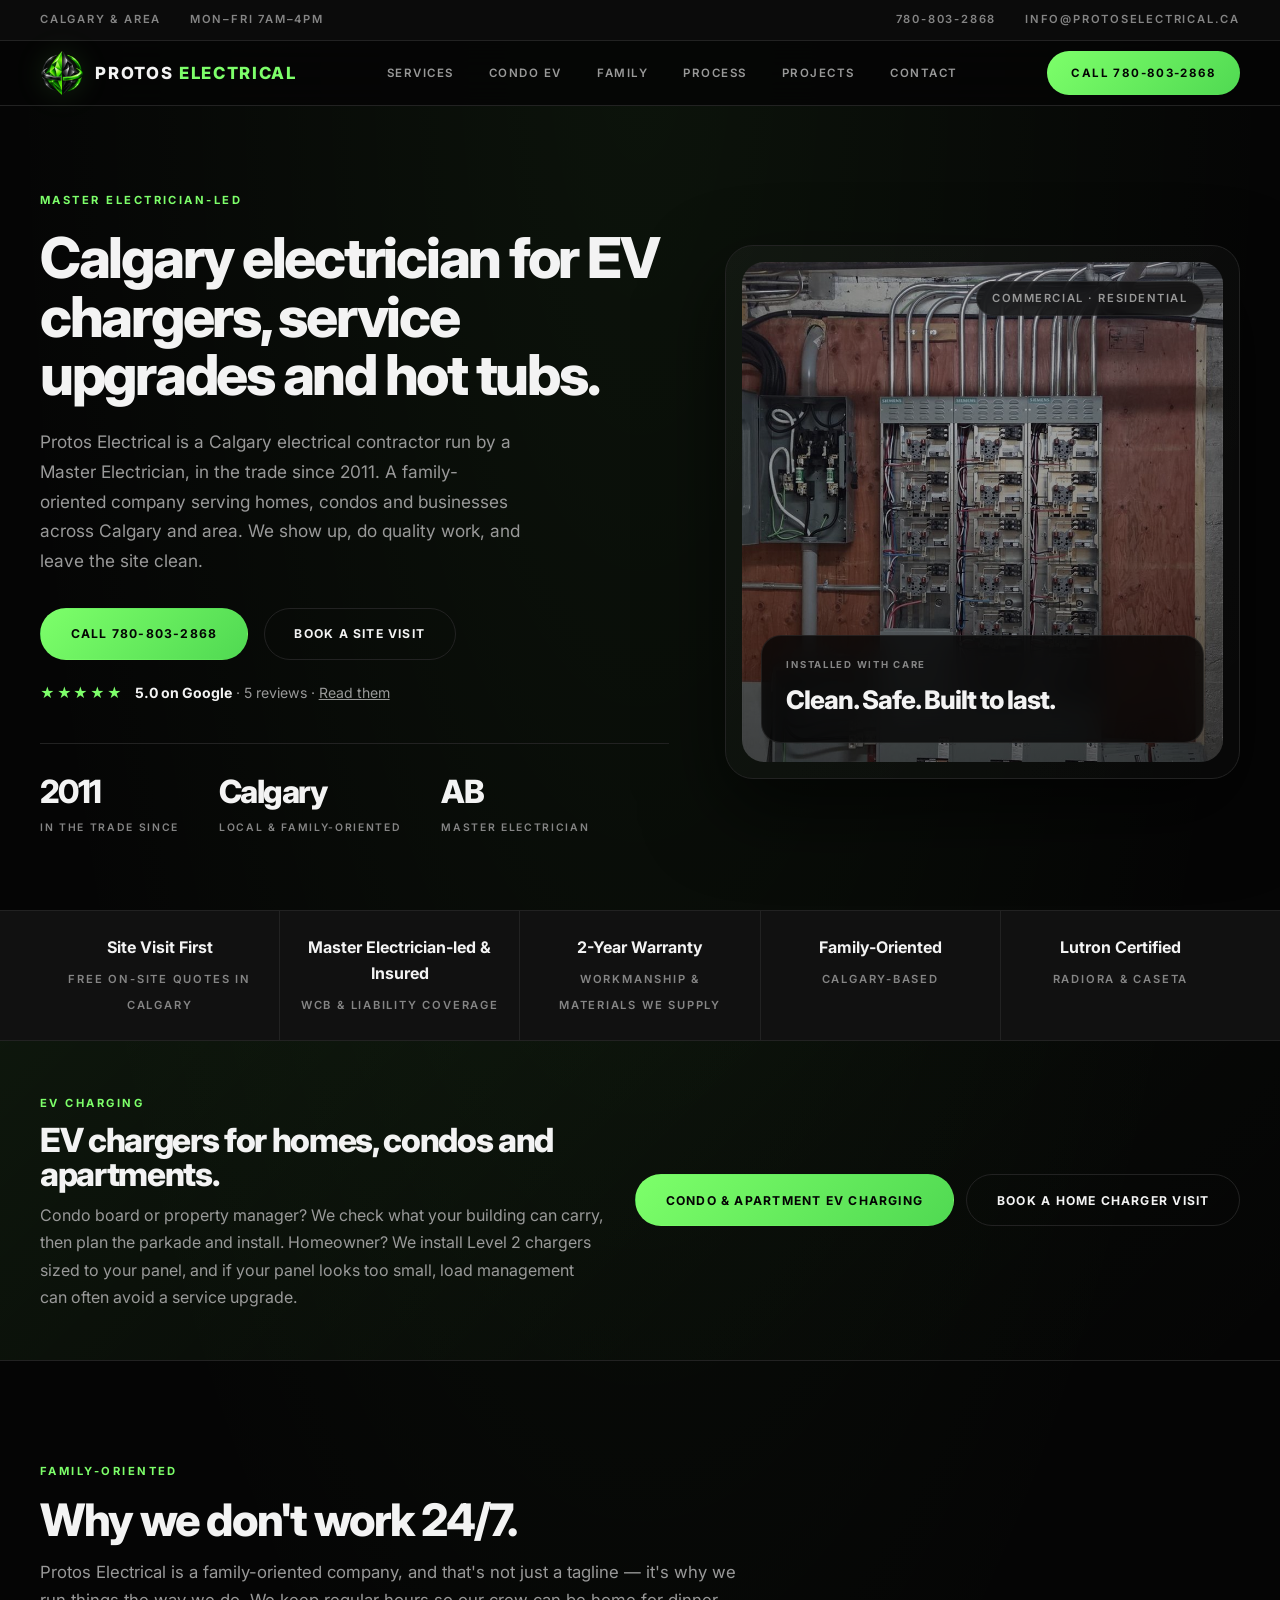
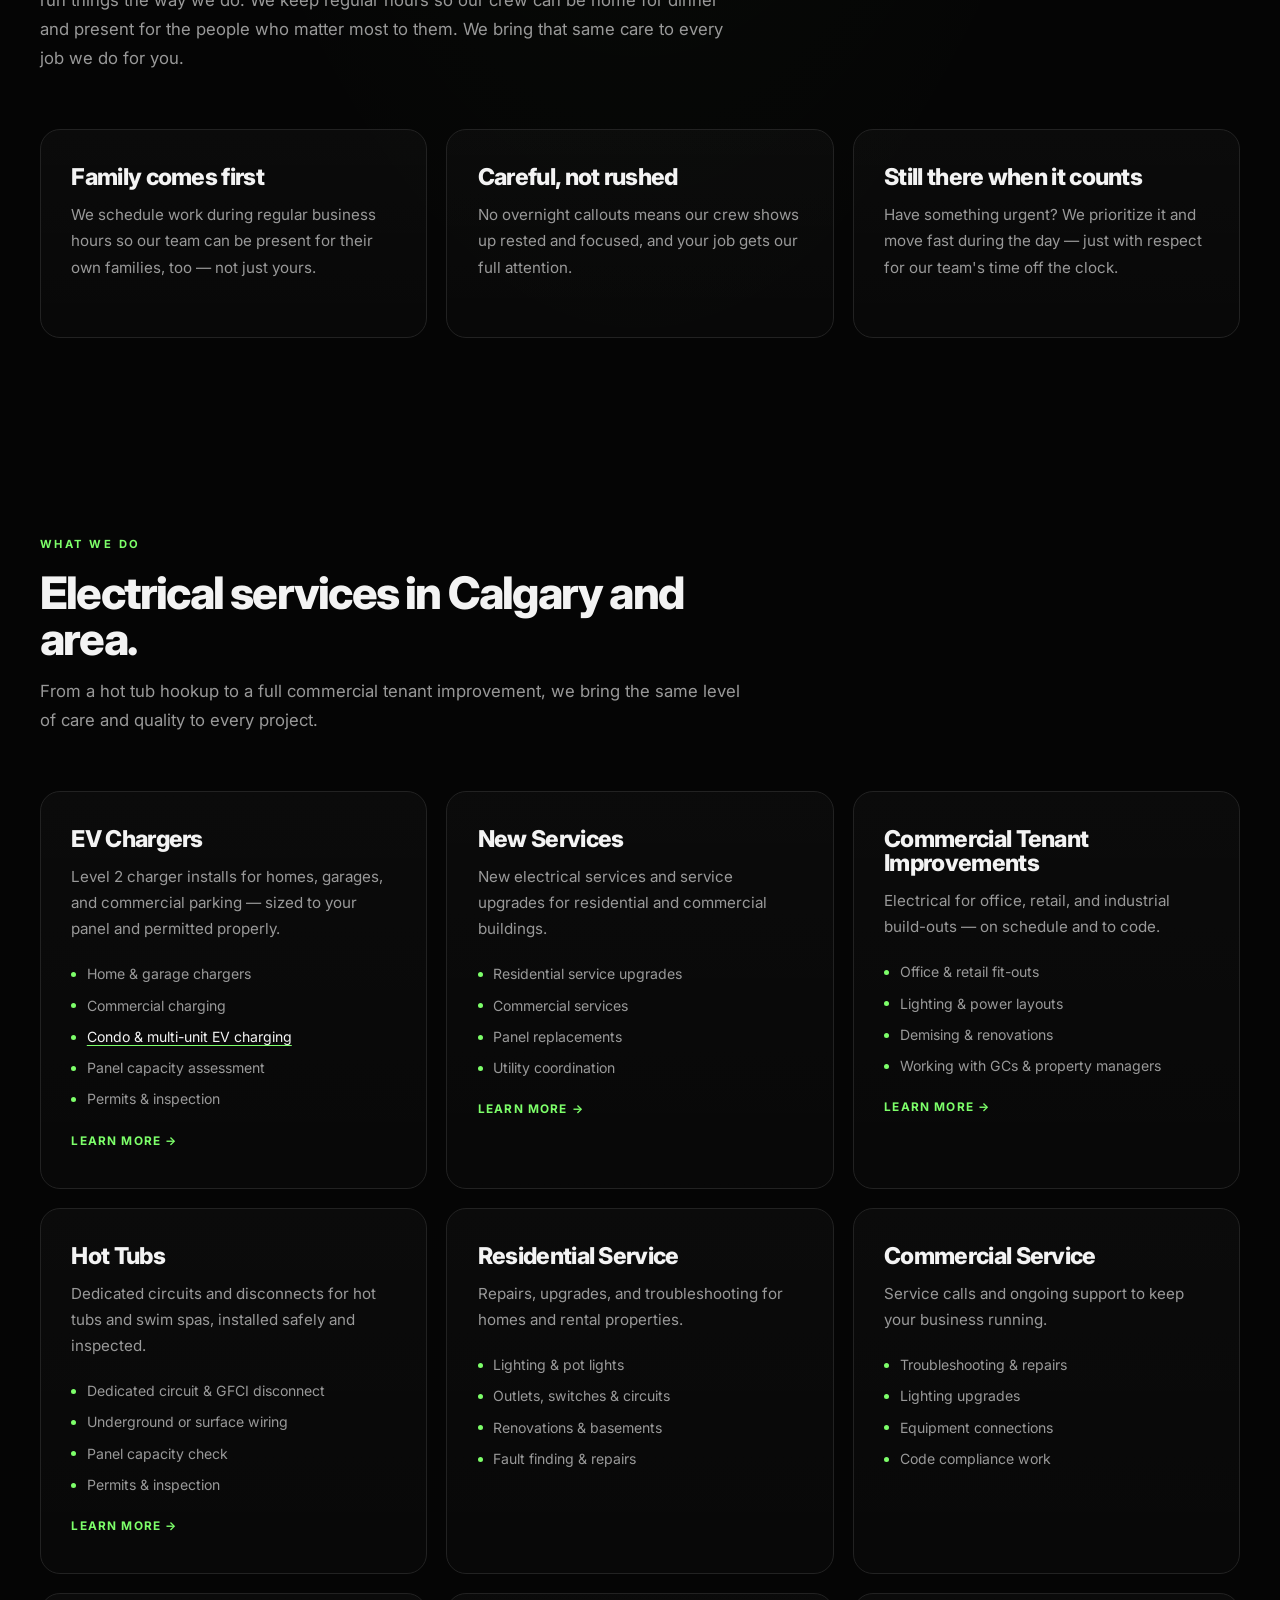
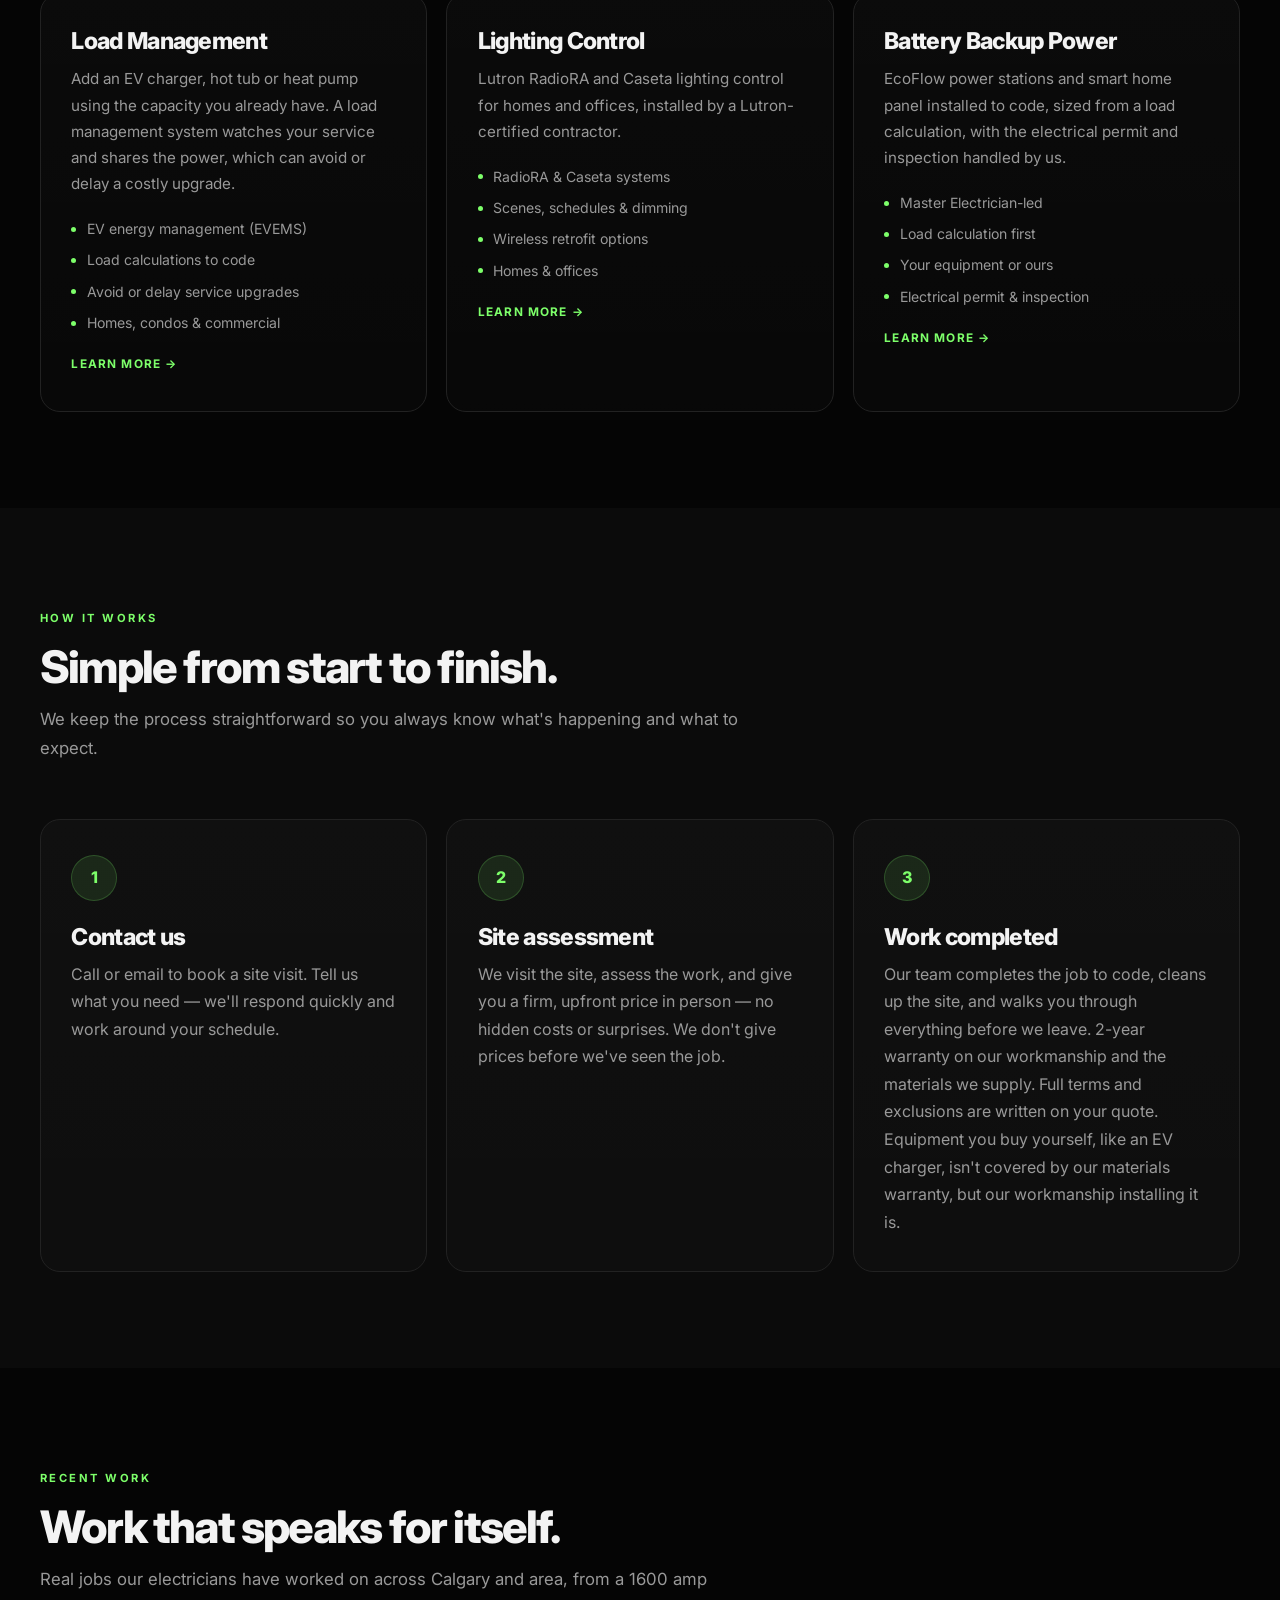
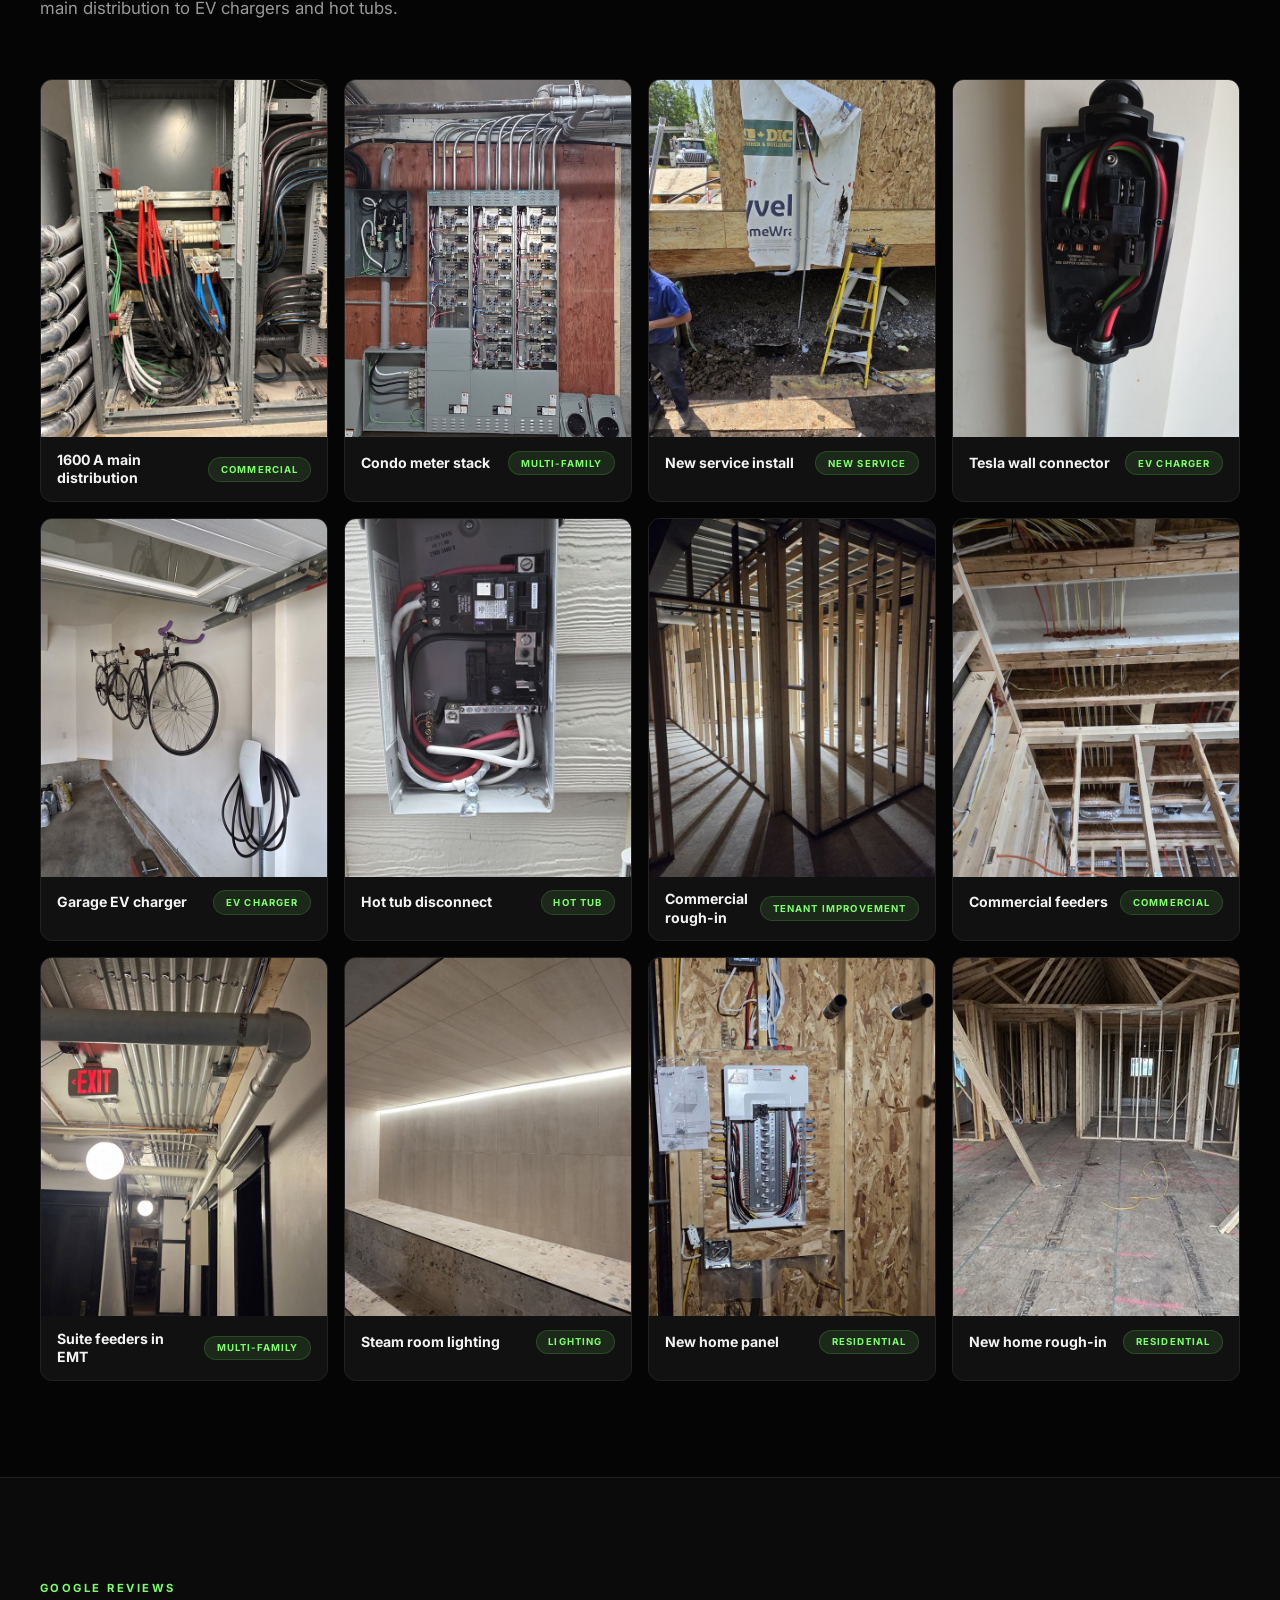
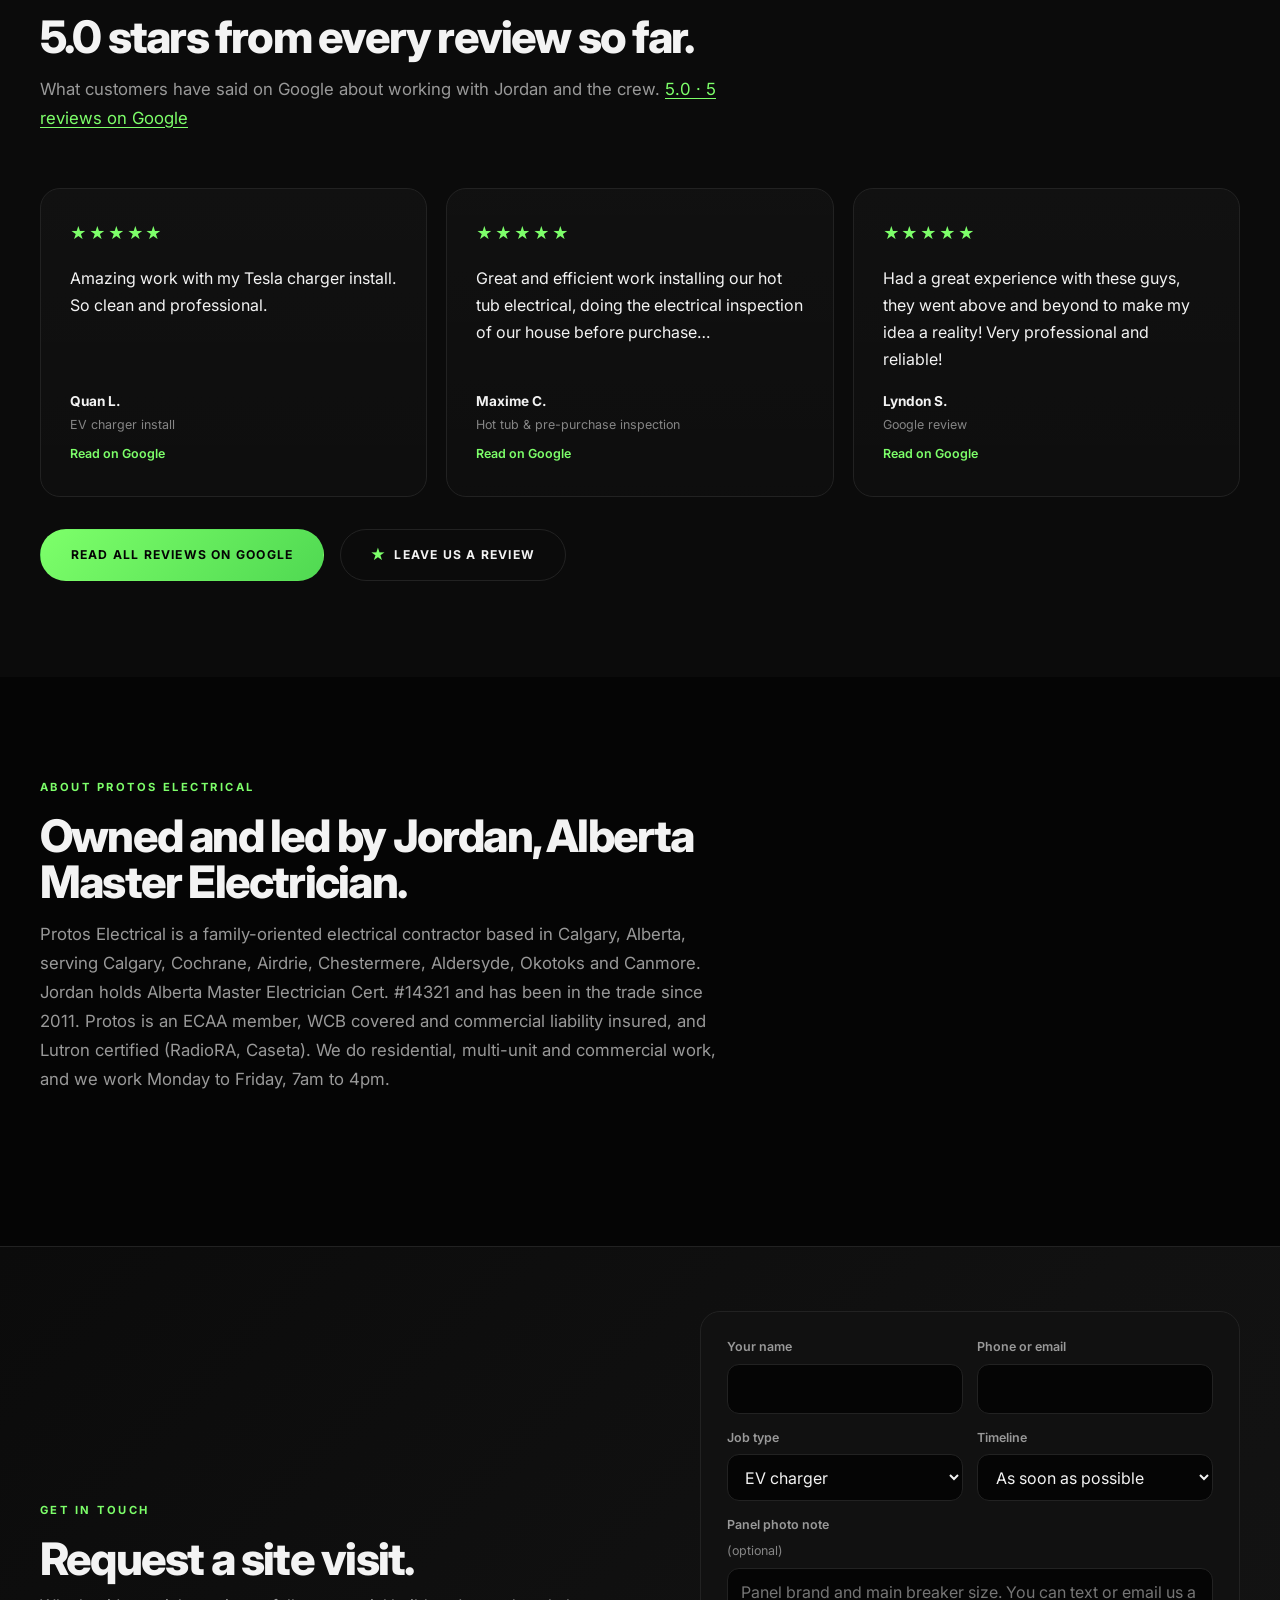
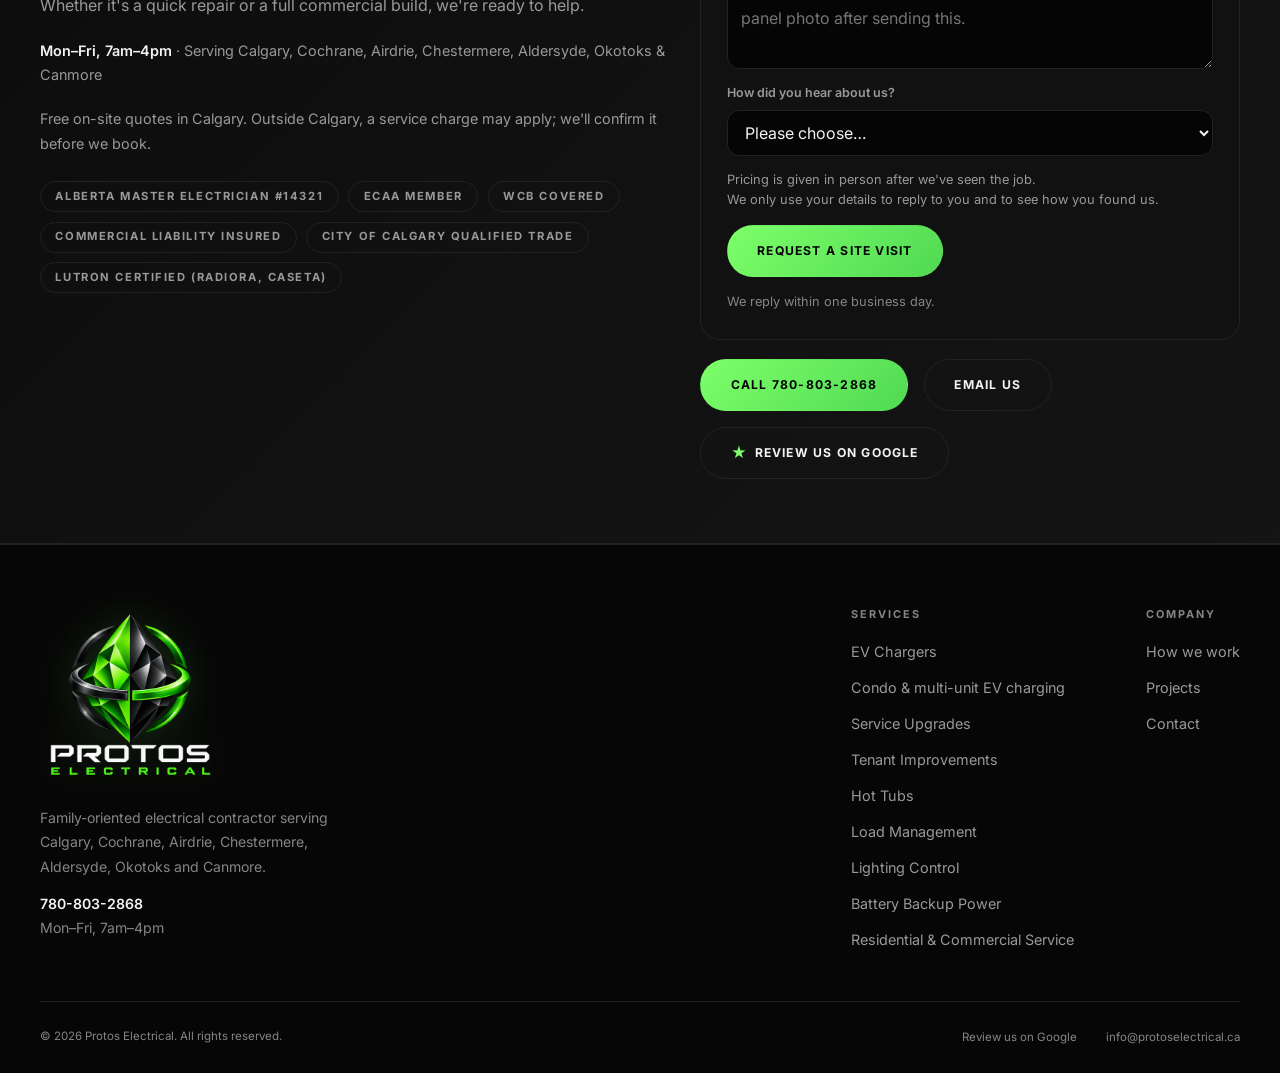
<file: index.html>
<!DOCTYPE html>
<html lang="en-CA">
  <head>
    <meta charset="UTF-8" />
    <meta name="viewport" content="width=device-width, initial-scale=1.0" />
    <title>Calgary Electrician &amp; EV Charger Installs | Protos Electrical</title>
    <meta name="description" content="Family-oriented Calgary electrician: EV chargers, service upgrades, hot tubs and tenant improvements. Site visit first, then a firm price. Call 780-803-2868." />
    <meta name="robots" content="index, follow" />
    <meta name="theme-color" content="#050505" />
    <link rel="canonical" href="https://protoselectrical.ca/" />
    <link rel="icon" type="image/png" sizes="64x64" href="assets/favicon-64.png" />
    <link rel="apple-touch-icon" href="assets/apple-touch-icon.png" />

    <!-- Open Graph -->
    <meta property="og:type" content="website" />
    <meta property="og:url" content="https://protoselectrical.ca/" />
    <meta property="og:site_name" content="Protos Electrical" />
    <meta property="og:locale" content="en_CA" />
    <meta property="og:title" content="Protos Electrical | Calgary Electrician" />
    <meta property="og:description" content="EV chargers, service upgrades, hot tubs and tenant improvements across Calgary and area. Site visit first, then a firm price. Call 780-803-2868." />
    <meta property="og:image" content="https://protoselectrical.ca/assets/share-logo.png" />
    <meta property="og:image:width" content="1200" />
    <meta property="og:image:height" content="630" />
    <meta property="og:image:type" content="image/png" />
    <meta property="og:image:alt" content="Protos Electrical logo" />

    <!-- Twitter Card -->
    <meta name="twitter:card" content="summary_large_image" />
    <meta name="twitter:title" content="Protos Electrical | Calgary Electrician" />
    <meta name="twitter:description" content="EV chargers, service upgrades, hot tubs and tenant improvements across Calgary and area. Book a site visit." />
    <meta name="twitter:image" content="https://protoselectrical.ca/assets/share-logo.png" />
    <meta name="twitter:image:alt" content="Protos Electrical logo" />

    <!-- Google Fonts: Inter -->
    <link rel="preconnect" href="https://fonts.googleapis.com" />
    <link rel="preconnect" href="https://fonts.gstatic.com" crossorigin />
    <link href="https://fonts.googleapis.com/css2?family=Inter:wght@400;500;600;700;800&display=swap" rel="stylesheet" />

    <!-- Local Business Structured Data. sameAs holds the Google Business Profile link. -->
    <script type="application/ld+json">
    {
      "@context": "https://schema.org",
      "@type": "Electrician",
      "@id": "https://protoselectrical.ca/#business",
      "name": "Protos Electrical",
      "legalName": "Protos Electrical Inc.",
      "url": "https://protoselectrical.ca/",
      "logo": "https://protoselectrical.ca/assets/protos-logo.png",
      "image": "https://protoselectrical.ca/assets/share-logo.png",
      "telephone": "+1-780-803-2868",
      "email": "info@protoselectrical.ca",
      "description": "Family-oriented, Master Electrician-led electrical contractor serving Calgary, Cochrane, Airdrie, Chestermere, Aldersyde, Okotoks and Canmore: EV chargers, new services and service upgrades, commercial tenant improvements, hot tub wiring, Lutron lighting control, and residential and commercial service. Site visit first, with pricing given in person; 2-year workmanship warranty.",
      "address": {
        "@type": "PostalAddress",
        "addressLocality": "Calgary",
        "addressRegion": "AB",
        "addressCountry": "CA"
      },
      "areaServed": [
        { "@type": "City", "name": "Calgary" },
        { "@type": "City", "name": "Cochrane" },
        { "@type": "City", "name": "Airdrie" },
        { "@type": "City", "name": "Chestermere" },
        { "@type": "Place", "name": "Aldersyde" },
        { "@type": "City", "name": "Okotoks" },
        { "@type": "City", "name": "Canmore" }
      ],
      "openingHoursSpecification": [{
        "@type": "OpeningHoursSpecification",
        "dayOfWeek": ["Monday","Tuesday","Wednesday","Thursday","Friday"],
        "opens": "07:00",
        "closes": "16:00"
      }],
      "sameAs": ["https://www.google.com/maps?cid=18434212954916186301"],
      "founder": {
        "@type": "Person",
        "name": "Jordan",
        "jobTitle": "Owner and Master Electrician",
        "worksFor": { "@id": "https://protoselectrical.ca/#business" },
        "hasCredential": {
          "@type": "EducationalOccupationalCredential",
          "name": "Alberta Master Electrician, Cert. #14321",
          "credentialCategory": "certificate"
        },
        "knowsAbout": ["Electrical wiring", "EV charger installation", "Load management", "Service upgrades"]
      },
      "knowsAbout": ["EV charger installation", "EV energy management systems (EVEMS)", "Electrical load calculations", "Electrical service upgrades", "Panel replacement", "Hot tub and swim spa wiring", "Commercial tenant improvement electrical", "Lutron lighting control (RadioRA, Caseta)", "Condo and apartment EV charging"],
      "memberOf": { "@type": "Organization", "name": "Electrical Contractors Association of Alberta" },
      "hasCredential": [
        {
          "@type": "EducationalOccupationalCredential",
          "name": "City of Calgary Qualified Trade",
          "recognizedBy": { "@type": "GovernmentOrganization", "name": "City of Calgary" }
        },
        {
          "@type": "EducationalOccupationalCredential",
          "name": "Lutron certified (RadioRA, Caseta)",
          "recognizedBy": { "@type": "Organization", "name": "Lutron Electronics" }
        }
      ],
      "hasOfferCatalog": {
        "@type": "OfferCatalog",
        "name": "Electrical services",
        "itemListElement": [
          { "@type": "Offer", "itemOffered": { "@type": "Service", "name": "EV charger installation", "description": "Home, garage, commercial and multi-unit Level 2 charging; panel capacity assessment; permits and inspection." } },
          { "@type": "Offer", "itemOffered": { "@type": "Service", "name": "New electrical services and service upgrades", "description": "Residential and commercial services, panel replacements, utility coordination." } },
          { "@type": "Offer", "itemOffered": { "@type": "Service", "name": "Commercial tenant improvements", "description": "Office, retail and industrial fit-outs; lighting and power layouts; work with GCs and property managers." } },
          { "@type": "Offer", "itemOffered": { "@type": "Service", "name": "Hot tub and swim spa wiring", "description": "Dedicated circuit, GFCI disconnect, underground or surface wiring, permits and inspection." } },
          { "@type": "Offer", "itemOffered": { "@type": "Service", "name": "Load management and EV energy management", "description": "Load calculations and load management systems (including EVEMS) that let homes, condos and businesses add EV chargers and other loads using existing service capacity, avoiding or delaying a service upgrade." } },
          { "@type": "Offer", "itemOffered": { "@type": "Service", "name": "Lighting control and home automation", "description": "Lutron RadioRA and Caseta lighting control for homes and offices." } },
          { "@type": "Offer", "itemOffered": { "@type": "Service", "name": "Residential electrical service" } },
          { "@type": "Offer", "itemOffered": { "@type": "Service", "name": "Commercial electrical service" } }
        ]
      }
    }
    </script>

    <link rel="stylesheet" href="assets/site.css" />
    <style>
      /* Shared styles (tokens, nav, buttons, footer, forms, call bar) live in /assets/site.css.
         This block holds homepage-only rules and homepage overrides. */

      /* ── Homepage overrides ─────────────────────────────── */
      h1, h2, h3, h4 { text-wrap: wrap; }
      h1 { font-size: clamp(2.8rem, 5.5vw, 5.5rem); }
      h2 { font-size: clamp(2.2rem, 3.5vw, 3.5rem); }
      h3 { font-size: 1.45rem; }
      .section { padding: 6rem 0; }
      .section-header { max-width: 700px; margin-bottom: 3.5rem; }
      .contact-form { flex: 0 1 auto; }

      /* ── Hero ───────────────────────────────────────────── */
      .hero {
        padding: 5rem 0 4.5rem;
        position: relative;
        overflow: hidden;
      }
      .hero-grid {
        display: grid;
        grid-template-columns: 1.1fr 0.9fr;
        gap: 3.5rem;
        align-items: center;
        position: relative;
      }
      .hero-left .eyebrow { margin-bottom: 1.2rem; }
      .hero-left h1  { max-width: 620px; margin-bottom: 1.4rem; font-size: clamp(2.3rem, 4.4vw, 4.1rem); }
      .hero-left > p { font-size: 1.08rem; max-width: 480px; margin-bottom: 2rem; }
      .hero-actions  { display: flex; gap: 1rem; flex-wrap: wrap; margin-bottom: 3rem; }

      .stats {
        display: flex;
        gap: 2.5rem;
        flex-wrap: wrap;
        padding-top: 2rem;
        border-top: 1px solid var(--line);
      }
      .stat strong {
        display: block;
        font-size: clamp(1.8rem, 2.5vw, 2.4rem);
        font-weight: 800;
        letter-spacing: -0.05em;
        color: var(--text);
        line-height: 1;
        margin-bottom: 0.3rem;
      }
      .stat span {
        font-size: 0.65rem;
        font-weight: 600;
        letter-spacing: 0.16em;
        text-transform: uppercase;
        color: var(--muted-2);
      }

      /* Hero visual */
      .visual-card {
        background: linear-gradient(135deg, rgba(255,255,255,0.03), rgba(255,255,255,0.01));
        border: 1px solid var(--line);
        border-radius: 28px;
        padding: 1rem;
        box-shadow: var(--shadow);
      }
      .visual-panel {
        position: relative;
        min-height: 500px;
        border-radius: 22px;
        overflow: hidden;
        background-image:
          linear-gradient(160deg, rgba(0,0,0,0.18) 0%, rgba(0,0,0,0.62) 100%),
          url('assets/projects/meter-stack-condo.jpg');
        background-size: cover;
        background-position: center;
        background-color: #0a150a;
      }
      .visual-tag {
        position: absolute;
        right: 1.2rem;
        top: 1.2rem;
        background: rgba(8,8,8,0.72);
        backdrop-filter: blur(8px);
        border: 1px solid rgba(255,255,255,0.10);
        color: var(--muted);
        border-radius: 999px;
        padding: 0.45rem 0.95rem;
        font-size: 0.7rem;
        font-weight: 600;
        letter-spacing: 0.14em;
        text-transform: uppercase;
      }
      .visual-box {
        position: absolute;
        left: 1.2rem;
        right: 1.2rem;
        bottom: 1.2rem;
        background: rgba(5,5,5,0.78);
        backdrop-filter: blur(14px);
        border: 1px solid rgba(255,255,255,0.08);
        border-radius: var(--radius);
        padding: 1.3rem 1.5rem;
      }
      .visual-box span {
        display: block;
        color: var(--muted-2);
        font-size: 0.6rem;
        font-weight: 700;
        letter-spacing: 0.18em;
        text-transform: uppercase;
        margin-bottom: 0.5rem;
      }
      .visual-box strong {
        display: block;
        font-size: clamp(1.4rem, 2vw, 1.9rem);
        letter-spacing: -0.04em;
        font-weight: 800;
      }

      /* ── Trust Strip ─────────────────────────────────────── */
      .trust-strip {
        border-top: 1px solid var(--line);
        border-bottom: 1px solid var(--line);
        background: var(--panel);
      }
      .trust-grid {
        display: grid;
        grid-template-columns: repeat(5, minmax(0,1fr));
        gap: 1px;
        background: var(--line);
      }
      .trust-item {
        background: var(--panel);
        padding: 1.5rem 1.2rem;
        text-align: center;
        transition: background var(--transition);
      }
      .trust-item:hover { background: var(--panel-strong); }
      .trust-item strong {
        display: block;
        font-size: 1rem;
        font-weight: 700;
        color: var(--text);
        margin-bottom: 0.25rem;
      }
      .trust-item span {
        color: var(--muted-2);
        font-size: 0.7rem;
        font-weight: 600;
        letter-spacing: 0.16em;
        text-transform: uppercase;
      }

      /* ── EV callout ──────────────────────────────────────── */
      .ev-callout {
        border-bottom: 1px solid var(--line);
        background: linear-gradient(135deg, rgba(125,255,106,0.07), rgba(125,255,106,0.02) 55%, transparent);
      }
      .ev-callout-inner {
        display: flex;
        align-items: center;
        gap: 2rem;
        padding: 3rem 0;
        flex-wrap: wrap;
      }
      .ev-callout-text { flex: 1 1 380px; }
      .ev-callout-text .eyebrow { margin-bottom: 0.6rem; }
      .ev-callout-text h2 { font-size: clamp(1.7rem, 2.6vw, 2.4rem); margin-bottom: 0.6rem; }
      .ev-callout-text p  { max-width: 620px; }
      .ev-callout-actions { display: flex; gap: 0.8rem; flex-wrap: wrap; }

      /* ── Services ────────────────────────────────────────── */
      .services-grid {
        display: grid;
        grid-template-columns: repeat(3, minmax(0,1fr));
        gap: 1.2rem;
      }
      .services-grid-4 { grid-template-columns: repeat(4, minmax(0,1fr)); }
      .service-card {
        background: linear-gradient(180deg, rgba(255,255,255,0.025), rgba(255,255,255,0.01));
        border: 1px solid var(--line);
        border-radius: var(--radius);
        padding: 2.2rem 1.9rem;
        transition: transform var(--transition), border-color var(--transition), box-shadow var(--transition);
      }
      .service-card:hover {
        transform: translateY(-5px);
        border-color: rgba(125,255,106,0.22);
        box-shadow: 0 20px 60px rgba(0,0,0,0.45);
      }
      .service-card h3     { margin-bottom: 0.8rem; }
      .service-card p      { margin-bottom: 1.3rem; font-size: 0.95rem; }
      .service-card ul     { display: flex; flex-direction: column; gap: 0.55rem; }
      .service-card li {
        display: flex;
        align-items: center;
        gap: 0.65rem;
        font-size: 0.88rem;
        color: var(--muted);
      }
      .service-link {
        color: var(--text);
        text-decoration: underline;
        text-decoration-color: var(--accent);
        text-underline-offset: 3px;
      }
      .service-link:hover { color: var(--accent); }
      .service-card li::before {
        content: '';
        display: inline-block;
        width: 5px;
        height: 5px;
        border-radius: 50%;
        background: var(--accent);
        flex-shrink: 0;
      }

      /* ── Process ─────────────────────────────────────────── */
      .process-section { background: var(--bg-2); }
      .process-grid {
        display: grid;
        grid-template-columns: repeat(3, minmax(0,1fr));
        gap: 1.2rem;
      }
      .process-card {
        background: linear-gradient(180deg, rgba(255,255,255,0.02), rgba(255,255,255,0.01));
        border: 1px solid var(--line);
        border-radius: var(--radius);
        padding: 2.2rem 1.9rem;
      }
      .process-step {
        width: 46px;
        height: 46px;
        display: grid;
        place-items: center;
        border-radius: 50%;
        background: var(--accent-soft);
        border: 1px solid rgba(125,255,106,0.2);
        color: var(--accent);
        font-weight: 800;
        font-size: 1rem;
        margin-bottom: 1.5rem;
      }
      .process-card h3 { margin-bottom: 0.75rem; }

      /* ── Projects ────────────────────────────────────────── */
      .gallery-grid {
        display: grid;
        grid-template-columns: repeat(4, minmax(0,1fr));
        gap: 1rem;
      }
      .gallery-item {
        border: 1px solid var(--line);
        border-radius: var(--radius-sm);
        overflow: hidden;
        background: var(--panel);
        transition: transform var(--transition), box-shadow var(--transition), border-color var(--transition);
      }
      .gallery-item:hover {
        transform: translateY(-4px);
        border-color: rgba(125,255,106,0.22);
        box-shadow: 0 24px 64px rgba(0,0,0,0.55);
      }
      .gallery-item img {
        width: 100%;
        aspect-ratio: 4 / 5;
        object-fit: cover;
      }
      .gallery-item figcaption {
        display: flex;
        align-items: center;
        justify-content: space-between;
        gap: 0.6rem;
        padding: 0.85rem 1rem;
      }
      .gallery-item figcaption strong {
        font-size: 0.88rem;
        font-weight: 700;
        color: var(--text);
        line-height: 1.3;
      }
      .gallery-item .tag { flex-shrink: 0; }
      .tag {
        display: inline-block;
        padding: 0.22rem 0.72rem;
        background: var(--accent-soft);
        border: 1px solid rgba(125,255,106,0.16);
        border-radius: 999px;
        font-size: 0.6rem;
        font-weight: 700;
        letter-spacing: 0.12em;
        text-transform: uppercase;
        color: var(--accent);
      }

      /* ── Reviews ─────────────────────────────────────────── */
      .rating-stars { color: var(--accent); letter-spacing: 0.12em; }
      .rating-line {
        display: flex;
        width: fit-content;
        align-items: center;
        gap: 0.7rem;
        margin: -1.6rem 0 2.4rem;
        font-size: 0.88rem;
        color: var(--muted);
      }
      .rating-line strong { color: var(--text); font-weight: 700; }
      .rating-line:hover strong { color: var(--accent); }
      .reviews-section { background: var(--bg-2); border-top: 1px solid var(--line); }
      .reviews-grid {
        display: grid;
        grid-template-columns: repeat(3, minmax(0,1fr));
        gap: 1.2rem;
      }
      .review-card {
        background: linear-gradient(180deg, rgba(255,255,255,0.025), rgba(255,255,255,0.01));
        border: 1px solid var(--line);
        border-radius: var(--radius);
        padding: 2rem 1.8rem;
        display: flex;
        flex-direction: column;
        gap: 1.1rem;
      }
      .review-card blockquote { flex: 1; font-size: 1rem; line-height: 1.7; color: var(--text); }
      .review-card figcaption { display: flex; flex-direction: column; gap: 0.15rem; font-size: 0.85rem; }
      .review-card figcaption strong { color: var(--text); }
      .review-card figcaption span { color: var(--muted-2); font-size: 0.78rem; }
      .reviews-actions { margin-top: 2rem; display: flex; gap: 1rem; flex-wrap: wrap; }
      .review-card { position: relative; transition: border-color 0.2s; }
      .review-card:hover { border-color: var(--accent); }
      .review-link { align-self: flex-start; margin-top: 0.4rem; font-size: 0.78rem; font-weight: 600; color: var(--accent); }
      .review-link::after { content: ""; position: absolute; inset: 0; border-radius: inherit; }
      .review-link:focus-visible { outline: 2px solid var(--accent); outline-offset: 3px; }
      .text-link { color: var(--accent); text-decoration: underline; }

      /* ── Contact ─────────────────────────────────────────── */
      .contact-band {
        background: linear-gradient(135deg, #0b0b0b, #111111 52%, #141414);
        border-top: 1px solid var(--line);
        border-bottom: 1px solid var(--line);
      }
      .contact-inner {
        display: flex;
        justify-content: space-between;
        align-items: center;
        gap: 2rem;
        padding: 4rem 0;
        flex-wrap: wrap;
      }
      .contact-inner h2  { margin-bottom: 0.6rem; max-width: 580px; }
      .contact-inner > p { font-size: 1.05rem; max-width: 500px; }
      .contact-actions   { display: flex; gap: 1rem; flex-wrap: wrap; flex-shrink: 0; max-width: 100%; }
      .contact-inner > div:first-child { flex: 1 1 360px; }
      .contact-side      { flex: 0 1 540px; max-width: 100%; display: flex; flex-direction: column; gap: 1.2rem; }
      .card-link {
        display: inline-block;
        margin-top: 1.3rem;
        font-size: 0.74rem;
        font-weight: 700;
        letter-spacing: 0.1em;
        text-transform: uppercase;
        color: var(--accent);
      }
      .card-link:hover span { margin-left: 0.2rem; }
      .review-button span { color: var(--accent); font-size: 0.95rem; letter-spacing: 0; }
      .certifications { display: flex; flex-wrap: wrap; gap: 0.6rem; margin-top: 1.5rem; }
      .cert-badge {
        display: inline-block;
        padding: 0.35rem 0.9rem;
        border: 1px solid var(--line);
        border-radius: 999px;
        font-size: 0.7rem;
        font-weight: 700;
        letter-spacing: 0.14em;
        text-transform: uppercase;
        color: var(--muted);
      }

      .hours-line {
        margin-top: 1.2rem;
        font-size: 0.9rem;
        color: var(--muted);
      }
      .hours-line strong { color: var(--text); font-weight: 600; }
      /* ── Scroll Reveal ───────────────────────────────────── */
      .reveal {
        opacity: 0;
        transform: translateY(28px);
        transition: opacity 0.65s ease, transform 0.65s ease;
      }
      .reveal.visible { opacity: 1; transform: translateY(0); }
      .reveal-d1 { transition-delay: 0.10s; }
      .reveal-d2 { transition-delay: 0.20s; }
      .reveal-d3 { transition-delay: 0.30s; }
      .reveal-d4 { transition-delay: 0.40s; }

      /* ── Responsive ─────────────────────────────────────── */
      @media (max-width: 1180px) {
        .services-grid-4 { grid-template-columns: repeat(2, minmax(0,1fr)); }
      }

      @media (max-width: 1060px) {
        .gallery-grid { grid-template-columns: repeat(3, minmax(0,1fr)); }
      }

      @media (max-width: 900px) {
        .hero-grid,
        .services-grid,
        .process-grid,
        .reviews-grid { grid-template-columns: 1fr; }
        .trust-grid         { grid-template-columns: repeat(2, minmax(0,1fr)); }
        .trust-item:last-child { grid-column: 1 / -1; }
        .stats              { gap: 2rem; }
      }

      @media (max-width: 760px) {
        .gallery-grid { grid-template-columns: repeat(2, minmax(0,1fr)); gap: 0.7rem; }
        .gallery-item figcaption { flex-direction: column; align-items: flex-start; padding: 0.7rem 0.8rem; }
        .section    { padding: 4rem 0; }
        .hero       { padding: 3rem 0 3.5rem; }
      }

      @media (max-width: 480px) {
        .trust-grid     { grid-template-columns: 1fr 1fr; }
      }
    </style>
  </head>
  <body>

    <!-- Topbar -->
    <div class="topbar">
      <div class="container topbar-inner">
        <div class="topbar-meta">
          <span>Calgary &amp; area</span>
          <span>Mon–Fri 7am–4pm</span>
        </div>
        <div class="topbar-meta">
          <a href="tel:+17808032868">780-803-2868</a>
          <a href="mailto:info@protoselectrical.ca">info@protoselectrical.ca</a>
        </div>
      </div>
    </div>

    <!-- Header -->
    <header class="site-header">
      <div class="container header-inner">
        <a href="#top" class="brand" aria-label="Protos Electrical — home">
          <img class="brand-icon" src="assets/protos-mark.png" alt="" width="128" height="128"><span class="brand-name">Protos <span>Electrical</span></span>
        </a>

        <nav class="main-nav" aria-label="Primary navigation">
          <a href="#services">Services</a>
          <a href="/condo-ev-charging">Condo EV</a>
          <a href="#family">Family</a>
          <a href="#process">Process</a>
          <a href="#projects">Projects</a>
          <a href="#contact">Contact</a>
        </nav>

        <a class="nav-cta" href="tel:+17808032868">Call 780-803-2868</a>

        <button
          class="nav-toggle"
          id="nav-toggle"
          aria-label="Open navigation"
          aria-expanded="false"
          aria-controls="mobile-nav"
        >
          <span></span>
          <span></span>
          <span></span>
        </button>
      </div>
    </header>

    <!-- Mobile Nav Overlay -->
    <div class="mobile-nav" id="mobile-nav" aria-hidden="true" role="dialog" aria-label="Mobile navigation">
      <a href="#services">Services</a>
      <a href="/condo-ev-charging">Condo EV</a>
      <a href="#family">Family</a>
      <a href="#process">Process</a>
      <a href="#projects">Projects</a>
      <a href="#contact">Contact</a>
      <a class="button button-primary mobile-cta" href="tel:+17808032868">Call 780-803-2868</a>
    </div>

    <main id="top">

      <!-- Hero -->
      <section class="hero">
        <div class="container hero-grid">
          <div class="hero-left">
            <span class="eyebrow">Master Electrician-led</span>
            <h1>Calgary electrician for EV chargers, service upgrades and hot tubs.</h1>
            <p>
              Protos Electrical is a Calgary electrical contractor run by a Master Electrician, in the trade since 2011.
              A family-oriented company serving homes, condos and businesses across Calgary and area. We show up, do quality work, and leave the site clean.
            </p>
            <div class="hero-actions">
              <a class="button button-primary" href="tel:+17808032868">Call 780-803-2868</a>
              <a class="button button-secondary" href="#contact">Book a site visit</a>
            </div>
            <a class="rating-line" href="https://www.google.com/maps?cid=18434212954916186301" target="_blank" rel="noopener">
              <span class="rating-stars" aria-hidden="true">★★★★★</span>
              <span><strong>5.0 on Google</strong> · 5 reviews · <u>Read them</u></span>
            </a>
            <div class="stats" aria-label="Business highlights">
              <div class="stat">
                <strong>2011</strong>
                <span>In the trade since</span>
              </div>
              <div class="stat">
                <strong>Calgary</strong>
                <span>Local &amp; family-oriented</span>
              </div>
              <div class="stat">
                <strong>AB</strong>
                <span>Master Electrician</span>
              </div>
            </div>
          </div>

          <div class="visual-card">
            <div
              class="visual-panel"
              role="img"
              aria-label="Multi-unit meter stack installed by Protos Electrical"
            >
              <span class="visual-tag">Commercial · Residential</span>
              <div class="visual-box">
                <span>Installed with care</span>
                <strong>Clean. Safe. Built to last.</strong>
              </div>
            </div>
          </div>
        </div>
      </section>

      <!-- Trust Strip -->
      <div class="trust-strip">
        <div class="container trust-grid">
          <div class="trust-item">
            <strong>Site Visit First</strong>
            <span>Free on-site quotes in Calgary</span>
          </div>
          <div class="trust-item">
            <strong>Master Electrician-led &amp; Insured</strong>
            <span>WCB &amp; liability coverage</span>
          </div>
          <div class="trust-item">
            <strong>2-Year Warranty</strong>
            <span>Workmanship &amp; materials we supply</span>
          </div>
          <div class="trust-item">
            <strong>Family-Oriented</strong>
            <span>Calgary-based</span>
          </div>
          <div class="trust-item">
            <strong>Lutron Certified</strong>
            <span>RadioRA &amp; Caseta</span>
          </div>
        </div>
      </div>

      <!-- EV charging callout -->
      <section class="ev-callout" aria-labelledby="ev-callout-title">
        <div class="container ev-callout-inner">
          <div class="ev-callout-text">
            <span class="eyebrow">EV charging</span>
            <h2 id="ev-callout-title">EV chargers for homes, condos and apartments.</h2>
            <p>Condo board or property manager? We check what your building can carry, then plan the parkade and install. Homeowner? We install Level 2 chargers sized to your panel, and if your panel looks too small, load management can often avoid a service upgrade.</p>
          </div>
          <div class="ev-callout-actions">
            <a class="button button-primary" href="/condo-ev-charging">Condo &amp; apartment EV charging</a>
            <a class="button button-secondary" href="#contact" data-job="EV charger">Book a home charger visit</a>
          </div>
        </div>
      </section>

      <!-- Family Values -->
      <section id="family" class="section">
        <div class="container">
          <div class="section-header">
            <span class="eyebrow reveal">Family-oriented</span>
            <h2 class="reveal reveal-d1">Why we don't work 24/7.</h2>
            <p class="reveal reveal-d2">Protos Electrical is a family-oriented company, and that's not just a tagline — it's why we run things the way we do. We keep regular hours so our crew can be home for dinner and present for the people who matter most to them. We bring that same care to every job we do for you.</p>
          </div>
          <div class="services-grid">
            <article class="service-card reveal">
              <h3>Family comes first</h3>
              <p>We schedule work during regular business hours so our team can be present for their own families, too — not just yours.</p>
            </article>
            <article class="service-card reveal reveal-d1">
              <h3>Careful, not rushed</h3>
              <p>No overnight callouts means our crew shows up rested and focused, and your job gets our full attention.</p>
            </article>
            <article class="service-card reveal reveal-d2">
              <h3>Still there when it counts</h3>
              <p>Have something urgent? We prioritize it and move fast during the day — just with respect for our team's time off the clock.</p>
            </article>
          </div>
        </div>
      </section>

      <!-- Services -->
      <section id="services" class="section">
        <div class="container">
          <div class="section-header">
            <span class="eyebrow reveal">What we do</span>
            <h2 class="reveal reveal-d1">Electrical services in Calgary and area.</h2>
            <p class="reveal reveal-d2">From a hot tub hookup to a full commercial tenant improvement, we bring the same level of care and quality to every project.</p>
          </div>
          <div class="services-grid">
            <article class="service-card reveal">
              <h3>EV Chargers</h3>
              <p>Level 2 charger installs for homes, garages, and commercial parking — sized to your panel and permitted properly.</p>
              <ul>
                <li>Home &amp; garage chargers</li>
                <li>Commercial charging</li>
                <li><a class="service-link" href="/condo-ev-charging">Condo &amp; multi-unit EV charging</a></li>
                <li>Panel capacity assessment</li>
                <li>Permits &amp; inspection</li>
              </ul>
              <a class="card-link" href="/ev-charger-installation">Learn more <span aria-hidden="true">→</span></a>
            </article>
            <article class="service-card reveal reveal-d1">
              <h3>New Services</h3>
              <p>New electrical services and service upgrades for residential and commercial buildings.</p>
              <ul>
                <li>Residential service upgrades</li>
                <li>Commercial services</li>
                <li>Panel replacements</li>
                <li>Utility coordination</li>
              </ul>
              <a class="card-link" href="/service-upgrades">Learn more <span aria-hidden="true">→</span></a>
            </article>
            <article class="service-card reveal reveal-d2">
              <h3>Commercial Tenant Improvements</h3>
              <p>Electrical for office, retail, and industrial build-outs — on schedule and to code.</p>
              <ul>
                <li>Office &amp; retail fit-outs</li>
                <li>Lighting &amp; power layouts</li>
                <li>Demising &amp; renovations</li>
                <li>Working with GCs &amp; property managers</li>
              </ul>
              <a class="card-link" href="/tenant-improvements">Learn more <span aria-hidden="true">→</span></a>
            </article>
            <article class="service-card reveal">
              <h3>Hot Tubs</h3>
              <p>Dedicated circuits and disconnects for hot tubs and swim spas, installed safely and inspected.</p>
              <ul>
                <li>Dedicated circuit &amp; GFCI disconnect</li>
                <li>Underground or surface wiring</li>
                <li>Panel capacity check</li>
                <li>Permits &amp; inspection</li>
              </ul>
              <a class="card-link" href="/hot-tub-wiring">Learn more <span aria-hidden="true">→</span></a>
            </article>
            <article class="service-card reveal reveal-d1">
              <h3>Residential Service</h3>
              <p>Repairs, upgrades, and troubleshooting for homes and rental properties.</p>
              <ul>
                <li>Lighting &amp; pot lights</li>
                <li>Outlets, switches &amp; circuits</li>
                <li>Renovations &amp; basements</li>
                <li>Fault finding &amp; repairs</li>
              </ul>
            </article>
            <article class="service-card reveal reveal-d2">
              <h3>Commercial Service</h3>
              <p>Service calls and ongoing support to keep your business running.</p>
              <ul>
                <li>Troubleshooting &amp; repairs</li>
                <li>Lighting upgrades</li>
                <li>Equipment connections</li>
                <li>Code compliance work</li>
              </ul>
            </article>
            <article class="service-card reveal">
              <h3>Load Management</h3>
              <p>Add an EV charger, hot tub or heat pump using the capacity you already have. A load management system watches your service and shares the power, which can avoid or delay a costly upgrade.</p>
              <ul>
                <li>EV energy management (EVEMS)</li>
                <li>Load calculations to code</li>
                <li>Avoid or delay service upgrades</li>
                <li>Homes, condos &amp; commercial</li>
              </ul>
              <a class="card-link" href="/load-management">Learn more <span aria-hidden="true">→</span></a>
            </article>
            <article class="service-card reveal reveal-d1">
              <h3>Lighting Control</h3>
              <p>Lutron RadioRA and Caseta lighting control for homes and offices, installed by a Lutron-certified contractor.</p>
              <ul>
                <li>RadioRA &amp; Caseta systems</li>
                <li>Scenes, schedules &amp; dimming</li>
                <li>Wireless retrofit options</li>
                <li>Homes &amp; offices</li>
              </ul>
              <a class="card-link" href="/lighting-control">Learn more <span aria-hidden="true">→</span></a>
            </article>
            <article class="service-card reveal reveal-d2">
              <h3>Battery Backup Power</h3>
              <p>EcoFlow power stations and smart home panel installed to code, sized from a load calculation, with the electrical permit and inspection handled by us.</p>
              <ul>
                <li>Master Electrician-led</li>
                <li>Load calculation first</li>
                <li>Your equipment or ours</li>
                <li>Electrical permit &amp; inspection</li>
              </ul>
              <a class="card-link" href="/backup-power">Learn more <span aria-hidden="true">→</span></a>
            </article>
          </div>
        </div>
      </section>

      <!-- Process -->
      <section id="process" class="section process-section">
        <div class="container">
          <div class="section-header">
            <span class="eyebrow reveal">How it works</span>
            <h2 class="reveal reveal-d1">Simple from start to finish.</h2>
            <p class="reveal reveal-d2">We keep the process straightforward so you always know what's happening and what to expect.</p>
          </div>
          <div class="process-grid">
            <div class="process-card reveal">
              <div class="process-step">1</div>
              <h3>Contact us</h3>
              <p>Call or email to book a site visit. Tell us what you need — we'll respond quickly and work around your schedule.</p>
            </div>
            <div class="process-card reveal reveal-d1">
              <div class="process-step">2</div>
              <h3>Site assessment</h3>
              <p>We visit the site, assess the work, and give you a firm, upfront price in person — no hidden costs or surprises. We don't give prices before we've seen the job.</p>
            </div>
            <div class="process-card reveal reveal-d2">
              <div class="process-step">3</div>
              <h3>Work completed</h3>
              <p>Our team completes the job to code, cleans up the site, and walks you through everything before we leave. 2-year warranty on our workmanship and the materials we supply. Full terms and exclusions are written on your quote. Equipment you buy yourself, like an EV charger, isn't covered by our materials warranty, but our workmanship installing it is.</p>
            </div>
          </div>
        </div>
      </section>

      <!-- Projects -->
      <section id="projects" class="section">
        <div class="container">
          <div class="section-header">
            <span class="eyebrow reveal">Recent work</span>
            <h2 class="reveal reveal-d1">Work that speaks for itself.</h2>
            <p class="reveal reveal-d2">Real jobs our electricians have worked on across Calgary and area, from a 1600 amp main distribution to EV chargers and hot tubs.</p>
          </div>
          <div class="gallery-grid">
            <figure class="gallery-item reveal ">
              <img src="assets/projects/1600-amp-mdp.jpg" alt="1600 amp main distribution panel with feeders landed" loading="lazy" width="640" height="800" />
              <figcaption><strong>1600 A main distribution</strong><span class="tag">Commercial</span></figcaption>
            </figure>
            <figure class="gallery-item reveal reveal-d1">
              <img src="assets/projects/meter-stack-condo.jpg" alt="Multi-unit meter stack installed in a condo electrical room" loading="lazy" width="640" height="800" />
              <figcaption><strong>Condo meter stack</strong><span class="tag">Multi-family</span></figcaption>
            </figure>
            <figure class="gallery-item reveal reveal-d2">
              <img src="assets/projects/new-service.jpg" alt="New electrical service being installed on a building under construction" loading="lazy" width="640" height="800" />
              <figcaption><strong>New service install</strong><span class="tag">New Service</span></figcaption>
            </figure>
            <figure class="gallery-item reveal reveal-d3">
              <img src="assets/projects/ev-charger-tesla.jpg" alt="Tesla wall connector wired and ready for its cover" loading="lazy" width="640" height="800" />
              <figcaption><strong>Tesla wall connector</strong><span class="tag">EV Charger</span></figcaption>
            </figure>
            <figure class="gallery-item reveal ">
              <img src="assets/projects/ev-charger-pipe.jpg" alt="EV charger mounted in a garage with conduit run" loading="lazy" width="640" height="800" />
              <figcaption><strong>Garage EV charger</strong><span class="tag">EV Charger</span></figcaption>
            </figure>
            <figure class="gallery-item reveal reveal-d1">
              <img src="assets/projects/hot-tub-install.jpg" alt="Hot tub GFCI disconnect installed on a house exterior" loading="lazy" width="640" height="800" />
              <figcaption><strong>Hot tub disconnect</strong><span class="tag">Hot Tub</span></figcaption>
            </figure>
            <figure class="gallery-item reveal reveal-d2">
              <img src="assets/projects/rough-in-commercial.jpg" alt="Commercial tenant space framed and roughed in" loading="lazy" width="640" height="800" />
              <figcaption><strong>Commercial rough-in</strong><span class="tag">Tenant Improvement</span></figcaption>
            </figure>
            <figure class="gallery-item reveal reveal-d3">
              <img src="assets/projects/feeders-commercial.jpg" alt="Feeder runs through a commercial building under construction" loading="lazy" width="640" height="800" />
              <figcaption><strong>Commercial feeders</strong><span class="tag">Commercial</span></figcaption>
            </figure>
            <figure class="gallery-item reveal ">
              <img src="assets/projects/emt-suite-feeders.jpg" alt="EMT conduit runs for suite feeders along a corridor ceiling" loading="lazy" width="640" height="800" />
              <figcaption><strong>Suite feeders in EMT</strong><span class="tag">Multi-family</span></figcaption>
            </figure>
            <figure class="gallery-item reveal reveal-d1">
              <img src="assets/projects/steam-room-lighting.jpg" alt="Linear LED lighting in a finished steam room" loading="lazy" width="640" height="800" />
              <figcaption><strong>Steam room lighting</strong><span class="tag">Lighting</span></figcaption>
            </figure>
            <figure class="gallery-item reveal reveal-d2">
              <img src="assets/projects/new-home-panel.jpg" alt="New residential panel installed during rough-in" loading="lazy" width="640" height="800" />
              <figcaption><strong>New home panel</strong><span class="tag">Residential</span></figcaption>
            </figure>
            <figure class="gallery-item reveal reveal-d3">
              <img src="assets/projects/new-home-rough-in.jpg" alt="New home upper floor framed and roughed in" loading="lazy" width="1000" height="462" />
              <figcaption><strong>New home rough-in</strong><span class="tag">Residential</span></figcaption>
            </figure>
          </div>
        </div>
      </section>

      <!-- Reviews (real Google reviews, quoted as written) -->
      <section id="reviews" class="section reviews-section">
        <div class="container">
          <div class="section-header">
            <span class="eyebrow">Google reviews</span>
            <h2>5.0 stars from every review so far.</h2>
            <p>What customers have said on Google about working with Jordan and the crew. <a class="text-link" href="https://www.google.com/maps?cid=18434212954916186301" target="_blank" rel="noopener">5.0 · 5 reviews on Google</a></p>
          </div>
          <div class="reviews-grid">
            <figure class="review-card">
              <div class="rating-stars" role="img" aria-label="5 out of 5 stars">★★★★★</div>
              <blockquote>Amazing work with my Tesla charger install. So clean and professional.</blockquote>
              <figcaption><strong>Quan L.</strong><span>EV charger install</span><a class="review-link" href="https://www.google.com/maps?cid=18434212954916186301" target="_blank" rel="noopener" aria-label="Read on Google: Quan L.&#39;s review (opens in new tab)">Read on Google</a></figcaption>
            </figure>
            <figure class="review-card">
              <div class="rating-stars" role="img" aria-label="5 out of 5 stars">★★★★★</div>
              <blockquote>Great and efficient work installing our hot tub electrical, doing the electrical inspection of our house before purchase…</blockquote>
              <figcaption><strong>Maxime C.</strong><span>Hot tub &amp; pre-purchase inspection</span><a class="review-link" href="https://www.google.com/maps?cid=18434212954916186301" target="_blank" rel="noopener" aria-label="Read on Google: Maxime C.&#39;s review (opens in new tab)">Read on Google</a></figcaption>
            </figure>
            <figure class="review-card">
              <div class="rating-stars" role="img" aria-label="5 out of 5 stars">★★★★★</div>
              <blockquote>Had a great experience with these guys, they went above and beyond to make my idea a reality! Very professional and reliable!</blockquote>
              <figcaption><strong>Lyndon S.</strong><span>Google review</span><a class="review-link" href="https://www.google.com/maps?cid=18434212954916186301" target="_blank" rel="noopener" aria-label="Read on Google: Lyndon S.&#39;s review (opens in new tab)">Read on Google</a></figcaption>
            </figure>
          </div>
          <div class="reviews-actions">
            <a class="button button-primary" href="https://www.google.com/maps?cid=18434212954916186301" target="_blank" rel="noopener">Read all reviews on Google</a>
            <a class="button button-secondary review-button" href="https://g.page/r/Cb3orosDe9P_EBM/review" target="_blank" rel="noopener"><span aria-hidden="true">★</span> Leave us a review</a>
          </div>
        </div>
      </section>

      <!-- About -->
      <section id="about" class="section">
        <div class="container">
          <div class="section-header">
            <span class="eyebrow">About Protos Electrical</span>
            <h2>Owned and led by Jordan, Alberta Master Electrician.</h2>
            <p>Protos Electrical is a family-oriented electrical contractor based in Calgary, Alberta, serving Calgary, Cochrane, Airdrie, Chestermere, Aldersyde, Okotoks and Canmore. Jordan holds Alberta Master Electrician Cert. #14321 and has been in the trade since 2011. Protos is an ECAA member, WCB covered and commercial liability insured, and Lutron certified (RadioRA, Caseta). We do residential, multi-unit and commercial work, and we work Monday to Friday, 7am to 4pm.</p>
          </div>
        </div>
      </section>

      <!-- Contact -->
      <div id="contact" class="contact-band" style="scroll-margin-top: 200px;">
        <div class="container contact-inner">
          <div>
            <span class="eyebrow">Get in touch</span>
            <h2>Request a site visit.</h2>
            <p>Whether it's a quick repair or a full commercial build, we're ready to help.</p>
            <p class="hours-line"><strong>Mon–Fri, 7am–4pm</strong> · Serving Calgary, Cochrane, Airdrie, Chestermere, Aldersyde, Okotoks &amp; Canmore</p>
            <p class="hours-line">Free on-site quotes in Calgary. Outside Calgary, a service charge may apply; we'll confirm it before we book.</p>
            <div class="certifications">
              <span class="cert-badge">Alberta Master Electrician #14321</span>
              <span class="cert-badge">ECAA Member</span>
              <span class="cert-badge">WCB Covered</span>
              <span class="cert-badge">Commercial Liability Insured</span>
              <span class="cert-badge">City of Calgary Qualified Trade</span>
              <span class="cert-badge">Lutron Certified (RadioRA, Caseta)</span>
            </div>
          </div>
          <div class="contact-side">
          <form class="contact-form lead-form" id="quote-form" data-subject="Site visit request" novalidate>
            <div class="form-row">
              <label>Your name<input name="name" required autocomplete="name" /></label>
              <label>Phone or email<input name="contact" required /></label>
            </div>
            <div class="form-row">
              <label>Job type
                <select name="job">
                  <option>EV charger</option>
                  <option>Service upgrade</option>
                  <option>Tenant improvement</option>
                  <option>Hot tub</option>
                  <option>Load management</option>
                  <option>Battery backup power</option>
                  <option>Home automation / lighting control</option>
                  <option>Other</option>
                </select>
              </label>
              <label>Timeline
                <select name="timeline">
                  <option>As soon as possible</option>
                  <option>Within a month</option>
                  <option>1–3 months</option>
                  <option>Just planning</option>
                </select>
              </label>
            </div>
            <label>Panel photo note <span class="optional">(optional)</span>
              <textarea name="panel" rows="3" placeholder="Panel brand and main breaker size. You can text or email us a panel photo after sending this."></textarea>
            </label>
            <label>How did you hear about us?
              <select name="heard_about" required>
                <option value="">Please choose…</option>
                <option>Google search</option>
                <option>Google Maps / Business Profile</option>
                <option>Google ad</option>
                <option>Facebook or Instagram</option>
                <option>Nextdoor</option>
                <option>Door hanger or flyer</option>
                <option>Yard sign or truck</option>
                <option>Referral from a friend</option>
                <option>Repeat customer</option>
                <option>Other</option>
              </select>
            </label>
            <label class="hp-field" aria-hidden="true">Leave this empty<input name="_gotcha" tabindex="-1" autocomplete="off" /></label>
            <p class="form-note">Pricing is given in person after we've seen the job.<br />We only use your details to reply to you and to see how you found us.</p>
            <button class="button button-primary" type="submit">Request a site visit</button>
            <p class="form-msg" id="quote-msg" role="status">We reply within one business day.</p>
          </form>
          <div class="contact-actions">
            <a class="button button-primary" href="tel:+17808032868">Call 780-803-2868</a>
            <a class="button button-secondary" href="mailto:info@protoselectrical.ca?subject=Site%20Visit%20Request">Email us</a>
            <a class="button button-secondary review-button" href="https://g.page/r/Cb3orosDe9P_EBM/review" target="_blank" rel="noopener"><span aria-hidden="true">★</span> Review us on Google</a>
          </div>
          </div>
        </div>
      </div>

    </main>

    <!-- Footer -->
    <footer class="site-footer">
      <div class="container">
        <div class="footer-top">
          <div class="footer-brand">
            <img
              class="brand-mark"
              loading="lazy"
              decoding="async"
              width="480"
              height="480"
              src="assets/protos-logo.png"
              alt="Protos Electrical"
              style="width: min(180px, 42vw);"
            />
            <p>Family-oriented electrical contractor serving Calgary, Cochrane, Airdrie, Chestermere, Aldersyde, Okotoks and Canmore.</p>
            <p><a href="tel:+17808032868">780-803-2868</a><br />Mon–Fri, 7am–4pm</p>
          </div>
          <div class="footer-links-group">
            <div class="footer-col">
              <h4>Services</h4>
              <ul>
                <li><a href="/ev-charger-installation">EV Chargers</a></li>
                <li><a href="/condo-ev-charging">Condo &amp; multi-unit EV charging</a></li>
                <li><a href="/service-upgrades">Service Upgrades</a></li>
                <li><a href="/tenant-improvements">Tenant Improvements</a></li>
                <li><a href="/hot-tub-wiring">Hot Tubs</a></li>
                <li><a href="/load-management">Load Management</a></li>
                <li><a href="/lighting-control">Lighting Control</a></li>
                <li><a href="/backup-power">Battery Backup Power</a></li>
                <li><a href="#services">Residential &amp; Commercial Service</a></li>
              </ul>
            </div>
            <div class="footer-col">
              <h4>Company</h4>
              <ul>
                <li><a href="#process">How we work</a></li>
                <li><a href="#projects">Projects</a></li>
                <li><a href="#contact">Contact</a></li>
              </ul>
            </div>
          </div>
        </div>
        <div class="footer-bottom">
          <p>&copy; 2026 Protos Electrical. All rights reserved.</p>
          <div class="footer-bottom-links">
            <a href="https://g.page/r/Cb3orosDe9P_EBM/review" target="_blank" rel="noopener">Review us on Google</a>
            <a href="mailto:info@protoselectrical.ca">info@protoselectrical.ca</a>
          </div>
        </div>
      </div>
    </footer>

    <!-- Mobile call bar -->
    <div class="call-bar">
      <a class="button button-primary" href="tel:+17808032868">Call now</a>
      <a class="button button-secondary" href="#contact">Book a visit</a>
    </div>

    <script src="assets/site.js" defer></script>
    <script>
      // Scroll reveal
      const revealItems = document.querySelectorAll('.reveal');

      if ('IntersectionObserver' in window) {
        const revealObserver = new IntersectionObserver((entries) => {
          entries.forEach(entry => {
            if (entry.isIntersecting) {
              entry.target.classList.add('visible');
              revealObserver.unobserve(entry.target);
            }
          });
        }, { threshold: 0.1, rootMargin: '0px 0px -48px 0px' });

        revealItems.forEach(el => revealObserver.observe(el));
      } else {
        revealItems.forEach(el => el.classList.add('visible'));
      }
    </script>
  </body>
</html>
</file>
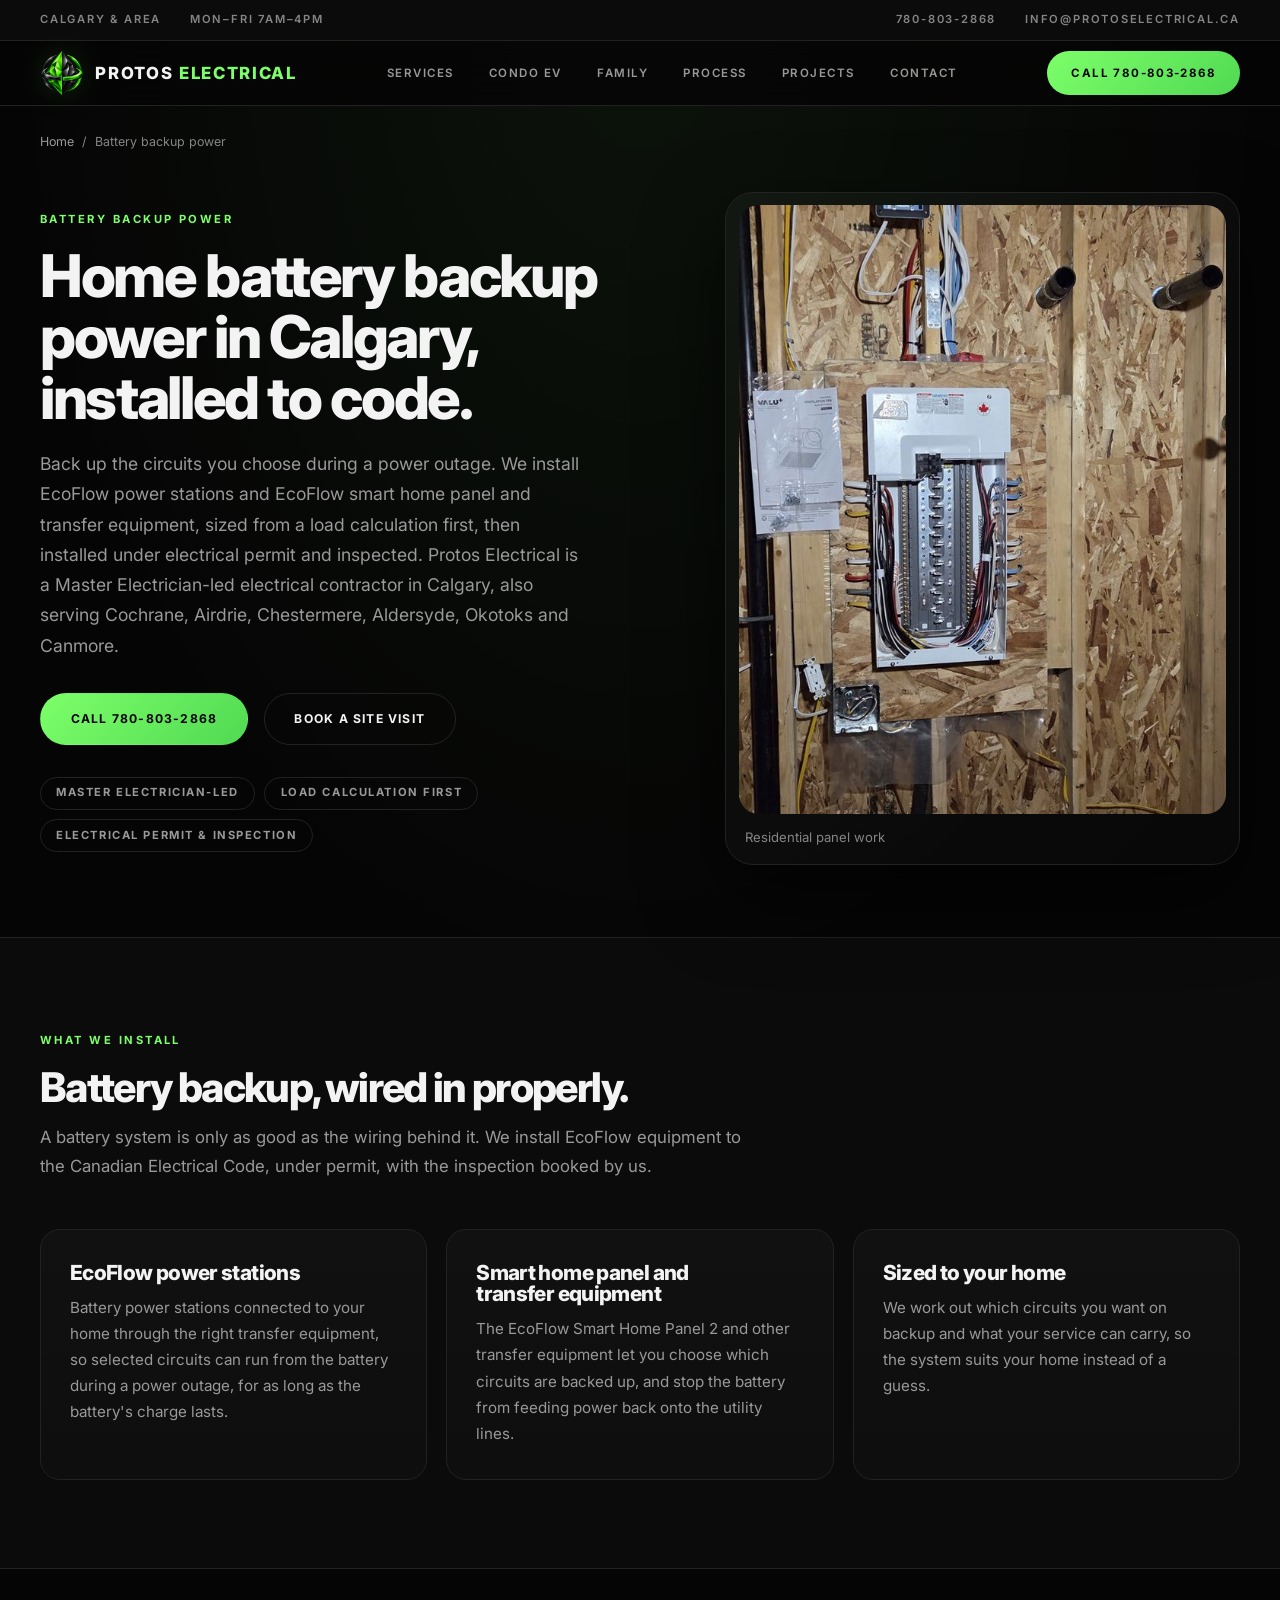
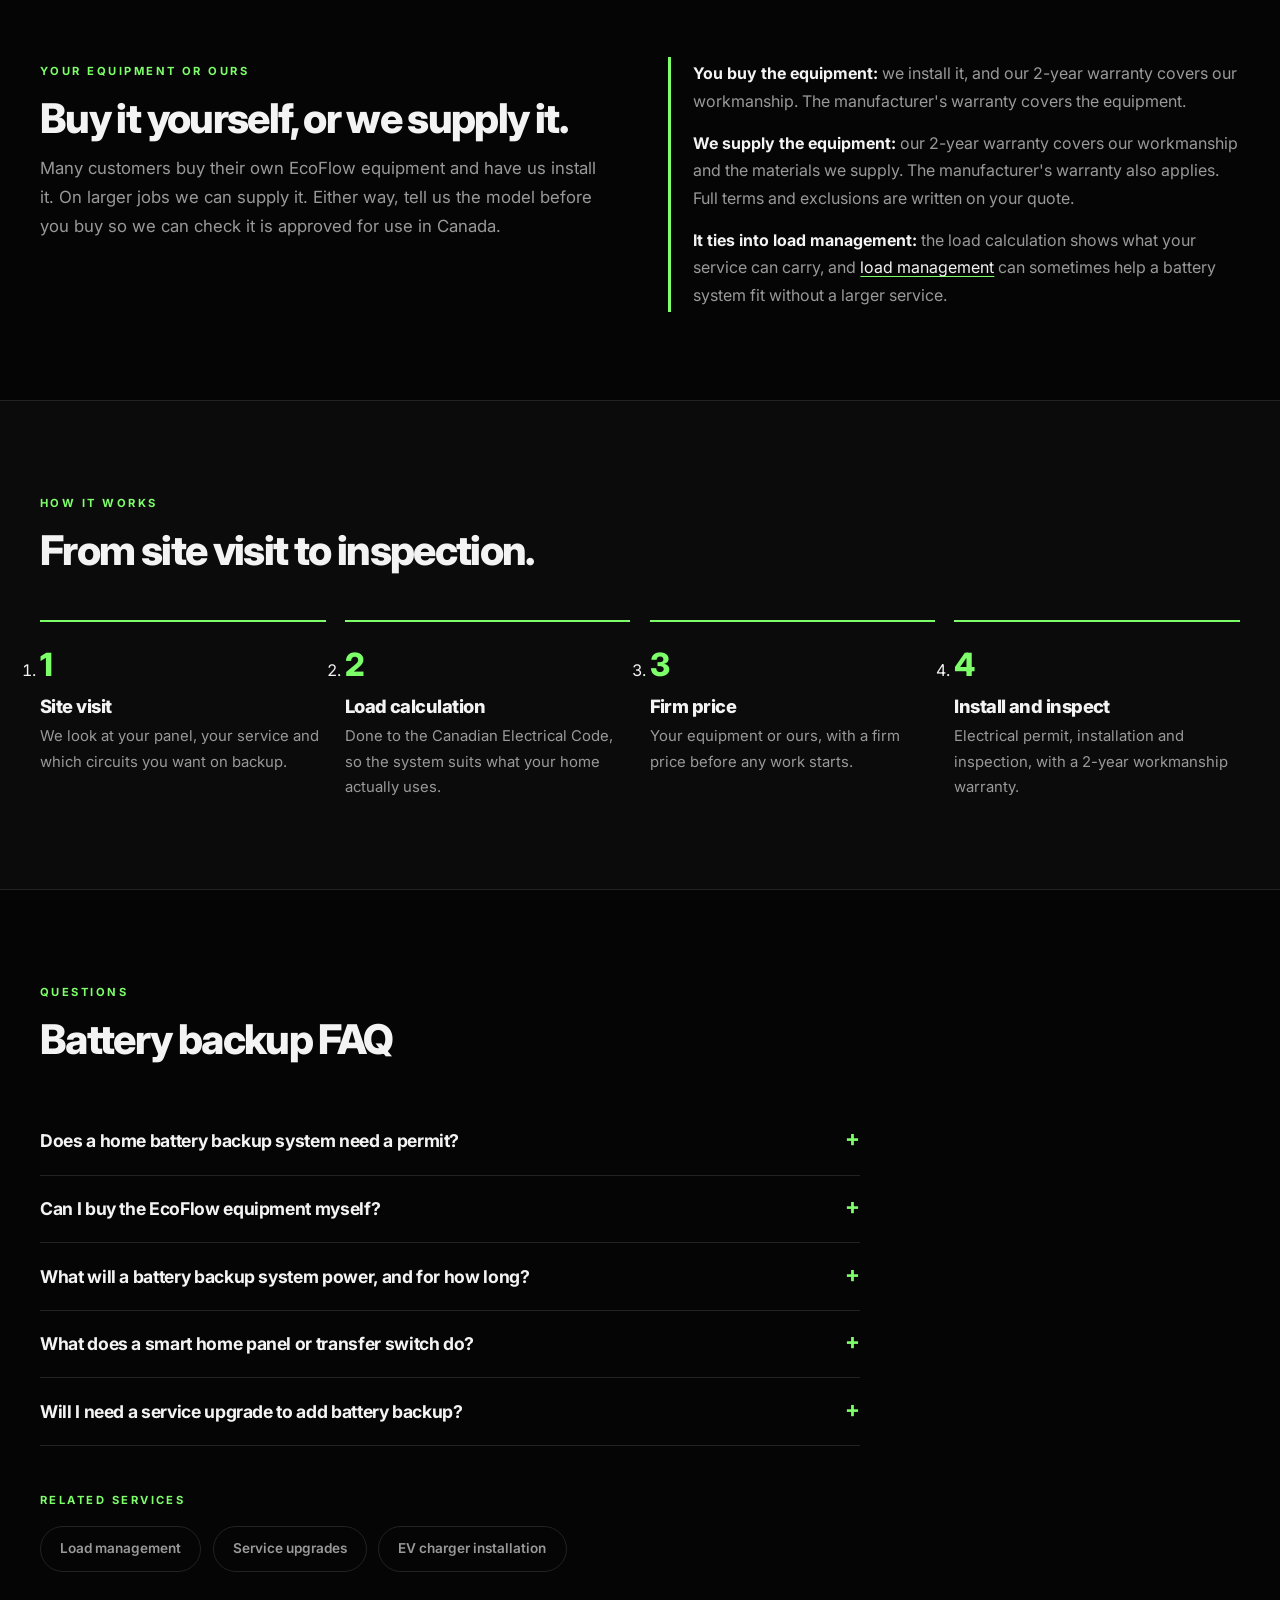
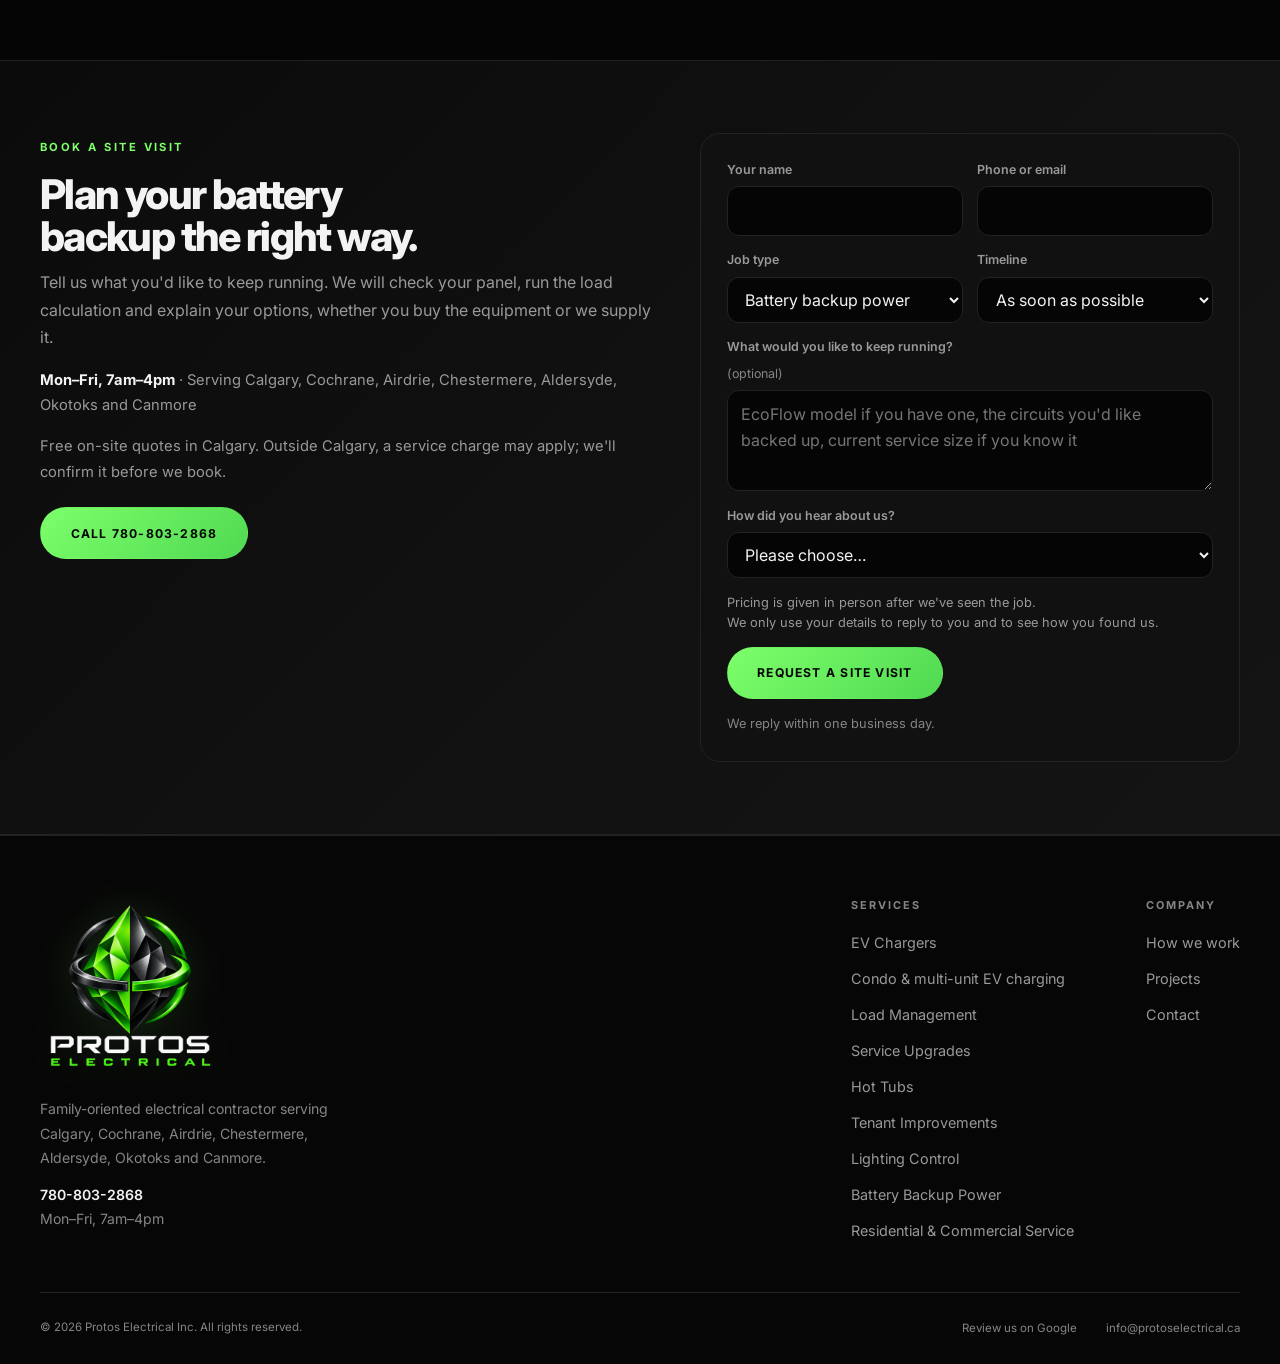
<file: backup-power.html>
<!DOCTYPE html>
<html lang="en-CA">
<head>
<meta charset="UTF-8">
<meta name="viewport" content="width=device-width, initial-scale=1.0">
<title>Home Battery Backup Power in Calgary | EcoFlow Installation | Protos Electrical</title>
<meta name="description" content="Home battery backup power in Calgary: EcoFlow power stations and smart home panel installed to code, with a load calculation, electrical permit and inspection. Call 780-803-2868.">
<link rel="canonical" href="https://protoselectrical.ca/backup-power">
<meta property="og:type" content="website">
<meta property="og:url" content="https://protoselectrical.ca/backup-power">
<meta property="og:site_name" content="Protos Electrical">
<meta property="og:locale" content="en_CA">
<meta property="og:title" content="Home Battery Backup Power in Calgary | EcoFlow Installation | Protos Electrical">
<meta property="og:description" content="Home battery backup power in Calgary: EcoFlow power stations and smart home panel installed to code, with a load calculation, electrical permit and inspection. Call 780-803-2868.">
<meta property="og:image" content="https://protoselectrical.ca/assets/share-logo.png">
<meta property="og:image:width" content="1200">
<meta property="og:image:height" content="630">
<meta property="og:image:type" content="image/png">
<meta property="og:image:alt" content="Protos Electrical logo">
<meta name="twitter:card" content="summary_large_image">
<meta name="twitter:title" content="Home Battery Backup Power in Calgary | EcoFlow Installation | Protos Electrical">
<meta name="twitter:description" content="Home battery backup power in Calgary: EcoFlow power stations and smart home panel installed to code, with a load calculation, electrical permit and inspection. Call 780-803-2868.">
<meta name="twitter:image" content="https://protoselectrical.ca/assets/share-logo.png">
<meta name="twitter:image:alt" content="Protos Electrical logo">
<meta name="theme-color" content="#050505">
<link rel="icon" type="image/png" sizes="64x64" href="/assets/favicon-64.png">
<link rel="apple-touch-icon" href="/assets/apple-touch-icon.png">
<link rel="preconnect" href="https://fonts.googleapis.com">
<link rel="preconnect" href="https://fonts.gstatic.com" crossorigin>
<link href="https://fonts.googleapis.com/css2?family=Inter:wght@400;500;600;700;800&display=swap" rel="stylesheet">
<link rel="stylesheet" href="/assets/site.css">
<script type="application/ld+json">
{
 "@context":"https://schema.org",
 "@type":"Service",
 "name":"Home battery backup power installation",
 "serviceType":"Battery backup power installation",
 "url":"https://protoselectrical.ca/backup-power",
 "provider":{"@type":"Electrician","@id":"https://protoselectrical.ca/#business","name":"Protos Electrical","url":"https://protoselectrical.ca/","telephone":"+1-780-803-2868"},
 "areaServed":[{"@type":"City","name":"Calgary"},{"@type":"City","name":"Cochrane"},{"@type":"City","name":"Airdrie"},{"@type":"City","name":"Chestermere"},{"@type":"Place","name":"Aldersyde"},{"@type":"City","name":"Okotoks"},{"@type":"City","name":"Canmore"}],
 "description":"Home battery backup power: EcoFlow power stations and EcoFlow smart home panel or transfer equipment installed to code, with a load calculation, an electrical permit and an inspection."
}
</script>
<script type="application/ld+json">
{
 "@context":"https://schema.org",
 "@type":"BreadcrumbList",
 "itemListElement":[
  {"@type":"ListItem","position":1,"name":"Home","item":"https://protoselectrical.ca/"},
  {"@type":"ListItem","position":2,"name":"Battery backup power","item":"https://protoselectrical.ca/backup-power"}
 ]
}
</script>
<script type="application/ld+json">
{
 "@context": "https://schema.org",
 "@type": "FAQPage",
 "mainEntity": [
  {
   "@type": "Question",
   "name": "Does a home battery backup system need a permit?",
   "acceptedAnswer": {
    "@type": "Answer",
    "text": "Yes. Connecting batteries or a transfer panel to your home's wiring needs an electrical permit and inspection, and a battery system installed at your home can also need a City building permit. We handle the permits and book the inspections."
   }
  },
  {
   "@type": "Question",
   "name": "Can I buy the EcoFlow equipment myself?",
   "acceptedAnswer": {
    "@type": "Answer",
    "text": "Yes. You can buy the equipment and we install it, or we can supply it on larger jobs. Tell us the model before you buy. We check that it is approved for use in Canada and suits your home. Equipment we supply is covered by our 2-year warranty and the manufacturer's warranty also applies. Equipment you buy yourself is covered by the manufacturer's warranty only; our warranty covers our workmanship. Full terms and exclusions are written on your quote."
   }
  },
  {
   "@type": "Question",
   "name": "What will a battery backup system power, and for how long?",
   "acceptedAnswer": {
    "@type": "Answer",
    "text": "That depends on the equipment you choose and what you connect to it, so we don't promise numbers before we've seen your home. At the site visit we run a load calculation, agree which circuits go on backup, and tell you what to expect."
   }
  },
  {
   "@type": "Question",
   "name": "What does a smart home panel or transfer switch do?",
   "acceptedAnswer": {
    "@type": "Answer",
    "text": "It moves the circuits you choose over to the battery during a power outage (automatically or with a manual switch, depending on the equipment), and stops the battery from feeding power back onto the utility lines. It is wired into your panel, so it is installed to code under permit."
   }
  },
  {
   "@type": "Question",
   "name": "Will I need a service upgrade to add battery backup?",
   "acceptedAnswer": {
    "@type": "Answer",
    "text": "Not necessarily. The load calculation tells us what your service can carry, and load management can sometimes help a battery system fit without a larger service. See load management."
   }
  }
 ]
}
</script>
</head>
<body>

<div class="topbar">
  <div class="container topbar-inner">
    <div class="topbar-meta">
      <span>Calgary &amp; area</span>
      <span>Mon–Fri 7am–4pm</span>
    </div>
    <div class="topbar-meta">
      <a href="tel:+17808032868">780-803-2868</a>
      <a href="mailto:info@protoselectrical.ca">info@protoselectrical.ca</a>
    </div>
  </div>
</div>

<header class="site-header">
  <div class="container header-inner">
    <a href="/" class="brand" aria-label="Protos Electrical — home">
      <img class="brand-icon" src="/assets/protos-mark.png" alt="" width="128" height="128"><span class="brand-name">Protos <span>Electrical</span></span>
    </a>
    <nav class="main-nav" aria-label="Primary navigation">
      <a href="/#services">Services</a>
      <a href="/condo-ev-charging">Condo EV</a>
      <a href="/#family">Family</a>
      <a href="/#process">Process</a>
      <a href="/#projects">Projects</a>
      <a href="/#contact">Contact</a>
    </nav>
    <a class="nav-cta" href="tel:+17808032868">Call 780-803-2868</a>
    <button class="nav-toggle" id="nav-toggle" aria-label="Open navigation" aria-expanded="false" aria-controls="mobile-nav">
      <span></span><span></span><span></span>
    </button>
  </div>
</header>

<div class="mobile-nav" id="mobile-nav" aria-hidden="true" role="dialog" aria-label="Mobile navigation">
  <a href="/#services">Services</a>
  <a href="/condo-ev-charging">Condo EV</a>
  <a href="/#family">Family</a>
  <a href="/#process">Process</a>
  <a href="/#projects">Projects</a>
  <a href="/#contact">Contact</a>
  <a class="button button-primary mobile-cta" href="tel:+17808032868">Call 780-803-2868</a>
</div>

<main>
<div class="container breadcrumb"><a href="/">Home</a><span aria-hidden="true">/</span><span>Battery backup power</span></div>
<section class="svc-hero">
  <div class="container svc-hero-grid">
    <div>
      <span class="eyebrow">Battery backup power</span>
      <h1>Home battery backup power in Calgary, installed to code.</h1>
      <p class="lead">Back up the circuits you choose during a power outage. We install EcoFlow power stations and EcoFlow smart home panel and transfer equipment, sized from a load calculation first, then installed under electrical permit and inspected. Protos Electrical is a Master Electrician-led electrical contractor in Calgary, also serving Cochrane, Airdrie, Chestermere, Aldersyde, Okotoks and Canmore.</p>
      <div class="actions">
        <a class="button button-primary" href="tel:+17808032868">Call 780-803-2868</a>
        <a class="button button-secondary" href="#quote">Book a site visit</a>
      </div>
      <ul class="hero-points">
      <li>Master Electrician-led</li>
      <li>Load calculation first</li>
      <li>Electrical permit &amp; inspection</li>
      </ul>
    </div>
    <figure class="hero-photo">
      <img src="/assets/projects/new-home-panel.jpg" alt="Residential electrical panel with breakers and labelled circuits" width="640" height="800">
      <figcaption>Residential panel work</figcaption>
    </figure>
  </div>
</section>
<section class="section section-alt">
  <div class="container">
    <div class="section-header">
      <span class="eyebrow">What we install</span>
      <h2>Battery backup, wired in properly.</h2>
      <p>A battery system is only as good as the wiring behind it. We install EcoFlow equipment to the Canadian Electrical Code, under permit, with the inspection booked by us.</p>
    </div>
    <div class="card-grid">
      <article class="card">
        <h3>EcoFlow power stations</h3>
        <p>Battery power stations connected to your home through the right transfer equipment, so selected circuits can run from the battery during a power outage, for as long as the battery's charge lasts.</p>
      </article>
      <article class="card">
        <h3>Smart home panel and transfer equipment</h3>
        <p>The EcoFlow Smart Home Panel 2 and other transfer equipment let you choose which circuits are backed up, and stop the battery from feeding power back onto the utility lines.</p>
      </article>
      <article class="card">
        <h3>Sized to your home</h3>
        <p>We work out which circuits you want on backup and what your service can carry, so the system suits your home instead of a guess.</p>
      </article>
    </div>
  </div>
</section>

<section class="section">
  <div class="container split">
    <div class="section-header" style="margin-bottom:0">
      <span class="eyebrow">Your equipment or ours</span>
      <h2>Buy it yourself, or we supply it.</h2>
      <p>Many customers buy their own EcoFlow equipment and have us install it. On larger jobs we can supply it. Either way, tell us the model before you buy so we can check it is approved for use in Canada.</p>
    </div>
    <div class="callout">
      <p><strong>You buy the equipment:</strong> we install it, and our 2-year warranty covers our workmanship. The manufacturer's warranty covers the equipment.</p>
      <p><strong>We supply the equipment:</strong> our 2-year warranty covers our workmanship and the materials we supply. The manufacturer's warranty also applies. Full terms and exclusions are written on your quote.</p>
      <p><strong>It ties into load management:</strong> the load calculation shows what your service can carry, and <a href="/load-management">load management</a> can sometimes help a battery system fit without a larger service.</p>
    </div>
  </div>
</section>

<section class="section section-alt">
  <div class="container">
    <div class="section-header"><span class="eyebrow">How it works</span><h2>From site visit to inspection.</h2></div>
    <ol class="steps">
      <li><h3>Site visit</h3><p>We look at your panel, your service and which circuits you want on backup.</p></li>
      <li><h3>Load calculation</h3><p>Done to the Canadian Electrical Code, so the system suits what your home actually uses.</p></li>
      <li><h3>Firm price</h3><p>Your equipment or ours, with a firm price before any work starts.</p></li>
      <li><h3>Install and inspect</h3><p>Electrical permit, installation and inspection, with a 2-year workmanship warranty.</p></li>
    </ol>
  </div>
</section>

<section class="section">
  <div class="container">
    <div class="section-header"><span class="eyebrow">Questions</span><h2>Battery backup FAQ</h2></div>
    <div class="faq">
      <details><summary>Does a home battery backup system need a permit?</summary><p>Yes. Connecting batteries or a transfer panel to your home's wiring needs an electrical permit and inspection, and a battery system installed at your home can also need a City building permit. We handle the permits and book the inspections.</p></details>
      <details><summary>Can I buy the EcoFlow equipment myself?</summary><p>Yes. You can buy the equipment and we install it, or we can supply it on larger jobs. Tell us the model before you buy. We check that it is approved for use in Canada and suits your home. Equipment we supply is covered by our 2-year warranty and the manufacturer's warranty also applies. Equipment you buy yourself is covered by the manufacturer's warranty only; our warranty covers our workmanship. Full terms and exclusions are written on your quote.</p></details>
      <details><summary>What will a battery backup system power, and for how long?</summary><p>That depends on the equipment you choose and what you connect to it, so we don't promise numbers before we've seen your home. At the site visit we run a load calculation, agree which circuits go on backup, and tell you what to expect.</p></details>
      <details><summary>What does a smart home panel or transfer switch do?</summary><p>It moves the circuits you choose over to the battery during a power outage (automatically or with a manual switch, depending on the equipment), and stops the battery from feeding power back onto the utility lines. It is wired into your panel, so it is installed to code under permit.</p></details>
      <details><summary>Will I need a service upgrade to add battery backup?</summary><p>Not necessarily. The load calculation tells us what your service can carry, and load management can sometimes help a battery system fit without a larger service. See <a href="/load-management">load management</a>.</p></details>
    </div>
    <div style="margin-top:2.5rem">
      <span class="eyebrow">Related services</span>
      <div class="related"><a href="/load-management">Load management</a><a href="/service-upgrades">Service upgrades</a><a href="/ev-charger-installation">EV charger installation</a></div>
    </div>
  </div>
</section>

<section class="quote-band" id="quote">
  <div class="container quote-inner">
    <div>
      <span class="eyebrow">Book a site visit</span>
      <h2>Plan your battery backup the right way.</h2>
      <p>Tell us what you'd like to keep running. We will check your panel, run the load calculation and explain your options, whether you buy the equipment or we supply it.</p>
      <p class="hours-line"><strong>Mon–Fri, 7am–4pm</strong> · Serving Calgary, Cochrane, Airdrie, Chestermere, Aldersyde, Okotoks and Canmore</p>
      <p class="hours-line">Free on-site quotes in Calgary. Outside Calgary, a service charge may apply; we'll confirm it before we book.</p>
      <div class="actions" style="margin-top:1.4rem">
        <a class="button button-primary" href="tel:+17808032868">Call 780-803-2868</a>
      </div>
    </div>
    <form class="contact-form lead-form" data-subject="Site visit request" novalidate>
      <div class="form-row">
        <label>Your name<input name="name" required autocomplete="name"></label>
        <label>Phone or email<input name="contact" required></label>
      </div>
      <div class="form-row">
        <label>Job type
          <select name="job">
            <option>EV charger</option>
            <option>Service upgrade</option>
            <option>Tenant improvement</option>
            <option>Hot tub</option>
            <option>Load management</option>
            <option selected>Battery backup power</option>
            <option>Home automation / lighting control</option>
            <option>Other</option>
          </select>
        </label>
        <label>Timeline
          <select name="timeline">
            <option>As soon as possible</option>
            <option>Within a month</option>
            <option>1–3 months</option>
            <option>Just planning</option>
          </select>
        </label>
      </div>
      <label>What would you like to keep running? <span class="optional">(optional)</span>
        <textarea name="details" rows="3" placeholder="EcoFlow model if you have one, the circuits you'd like backed up, current service size if you know it"></textarea>
      </label>
      <label>How did you hear about us?
        <select name="heard_about" required>
          <option value="">Please choose…</option>
          <option>Google search</option>
          <option>Google Maps / Business Profile</option>
          <option>Google ad</option>
          <option>Facebook or Instagram</option>
          <option>Nextdoor</option>
          <option>Door hanger or flyer</option>
          <option>Yard sign or truck</option>
          <option>Referral from a friend</option>
          <option>Repeat customer</option>
          <option>Other</option>
        </select>
      </label>
      <label class="hp-field" aria-hidden="true">Leave this empty<input name="_gotcha" tabindex="-1" autocomplete="off"></label>
      <p class="form-note">Pricing is given in person after we've seen the job.<br>We only use your details to reply to you and to see how you found us.</p>
      <button class="button button-primary" type="submit">Request a site visit</button>
      <p class="form-msg" role="status">We reply within one business day.</p>
    </form>
  </div>
</section>
</main>

<footer class="site-footer">
  <div class="container">
    <div class="footer-top">
      <div class="footer-brand">
        <img class="brand-mark" loading="lazy" decoding="async" src="/assets/protos-logo.png" alt="Protos Electrical" width="480" height="480">
        <p>Family-oriented electrical contractor serving Calgary, Cochrane, Airdrie, Chestermere, Aldersyde, Okotoks and Canmore.</p>
        <p><a href="tel:+17808032868">780-803-2868</a><br>Mon–Fri, 7am–4pm</p>
      </div>
      <div class="footer-links-group">
        <div class="footer-col">
          <h4>Services</h4>
          <ul>
            <li><a href="/ev-charger-installation">EV Chargers</a></li>
            <li><a href="/condo-ev-charging">Condo &amp; multi-unit EV charging</a></li>
            <li><a href="/load-management">Load Management</a></li>
            <li><a href="/service-upgrades">Service Upgrades</a></li>
            <li><a href="/hot-tub-wiring">Hot Tubs</a></li>
            <li><a href="/tenant-improvements">Tenant Improvements</a></li>
            <li><a href="/lighting-control">Lighting Control</a></li>
            <li><a href="/backup-power">Battery Backup Power</a></li>
            <li><a href="/#services">Residential &amp; Commercial Service</a></li>
          </ul>
        </div>
        <div class="footer-col">
          <h4>Company</h4>
          <ul>
            <li><a href="/#process">How we work</a></li>
            <li><a href="/#projects">Projects</a></li>
            <li><a href="/#contact">Contact</a></li>
          </ul>
        </div>
      </div>
    </div>
    <div class="footer-bottom">
      <p>&copy; 2026 Protos Electrical Inc. All rights reserved.</p>
      <div class="footer-bottom-links">
        <a href="https://g.page/r/Cb3orosDe9P_EBM/review" target="_blank" rel="noopener">Review us on Google</a>
        <a href="mailto:info@protoselectrical.ca">info@protoselectrical.ca</a>
      </div>
    </div>
  </div>
</footer>

<div class="call-bar">
  <a class="button button-primary" href="tel:+17808032868">Call now</a>
  <a class="button button-secondary" href="#quote">Book a visit</a>
</div>

<script src="/assets/site.js" defer></script>
</body>
</html>
</file>
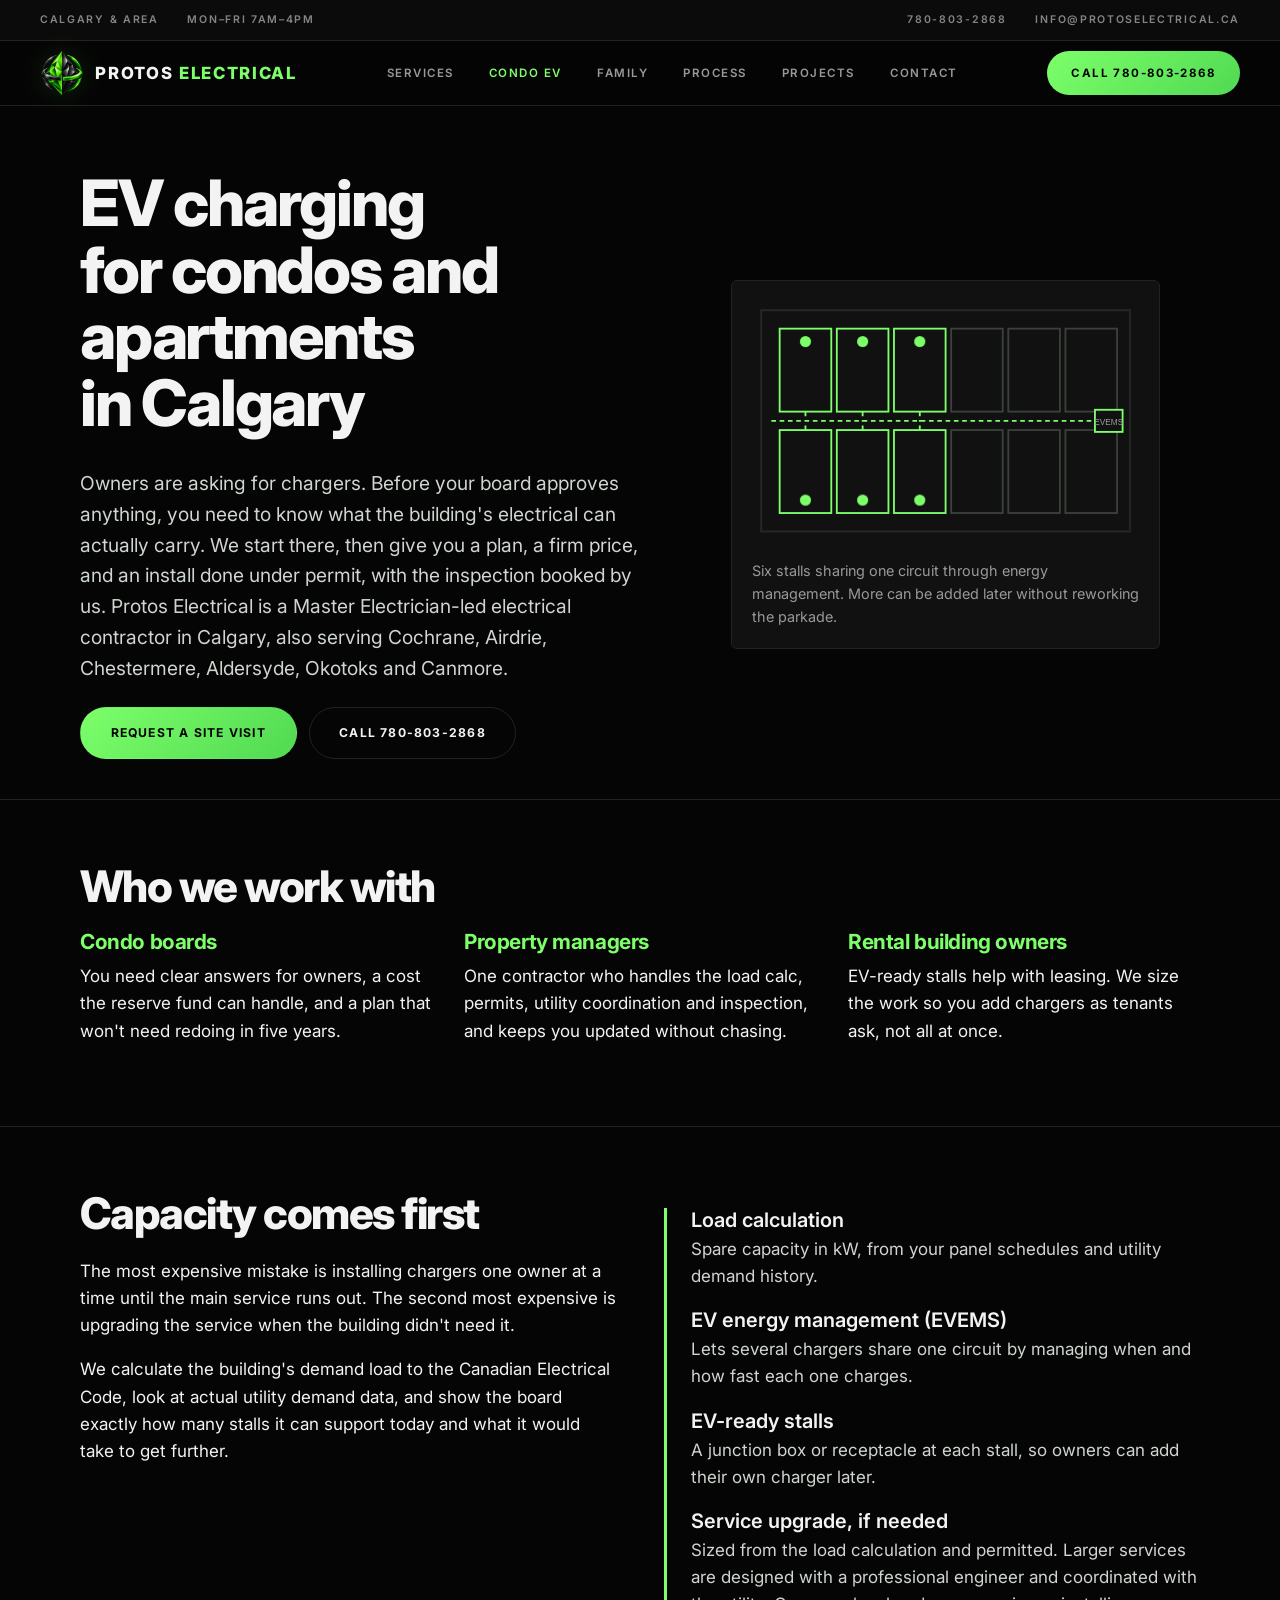
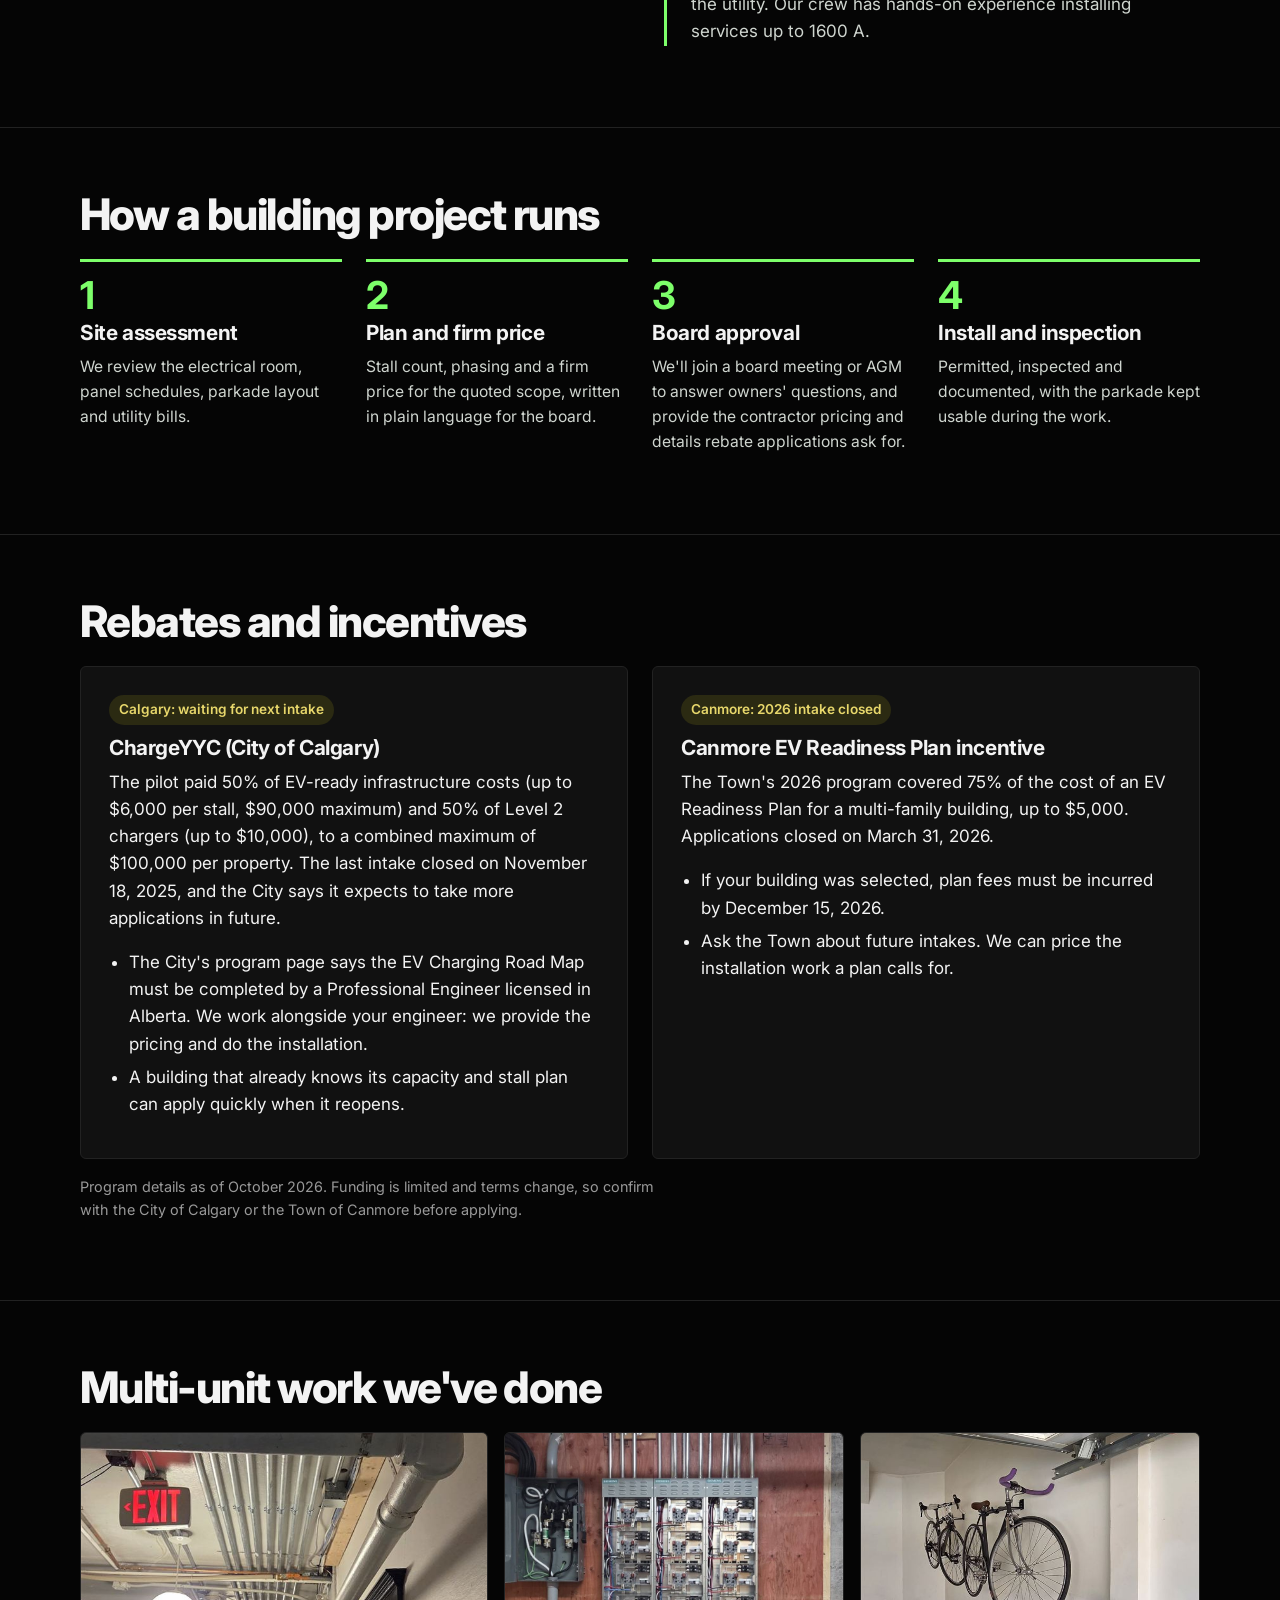
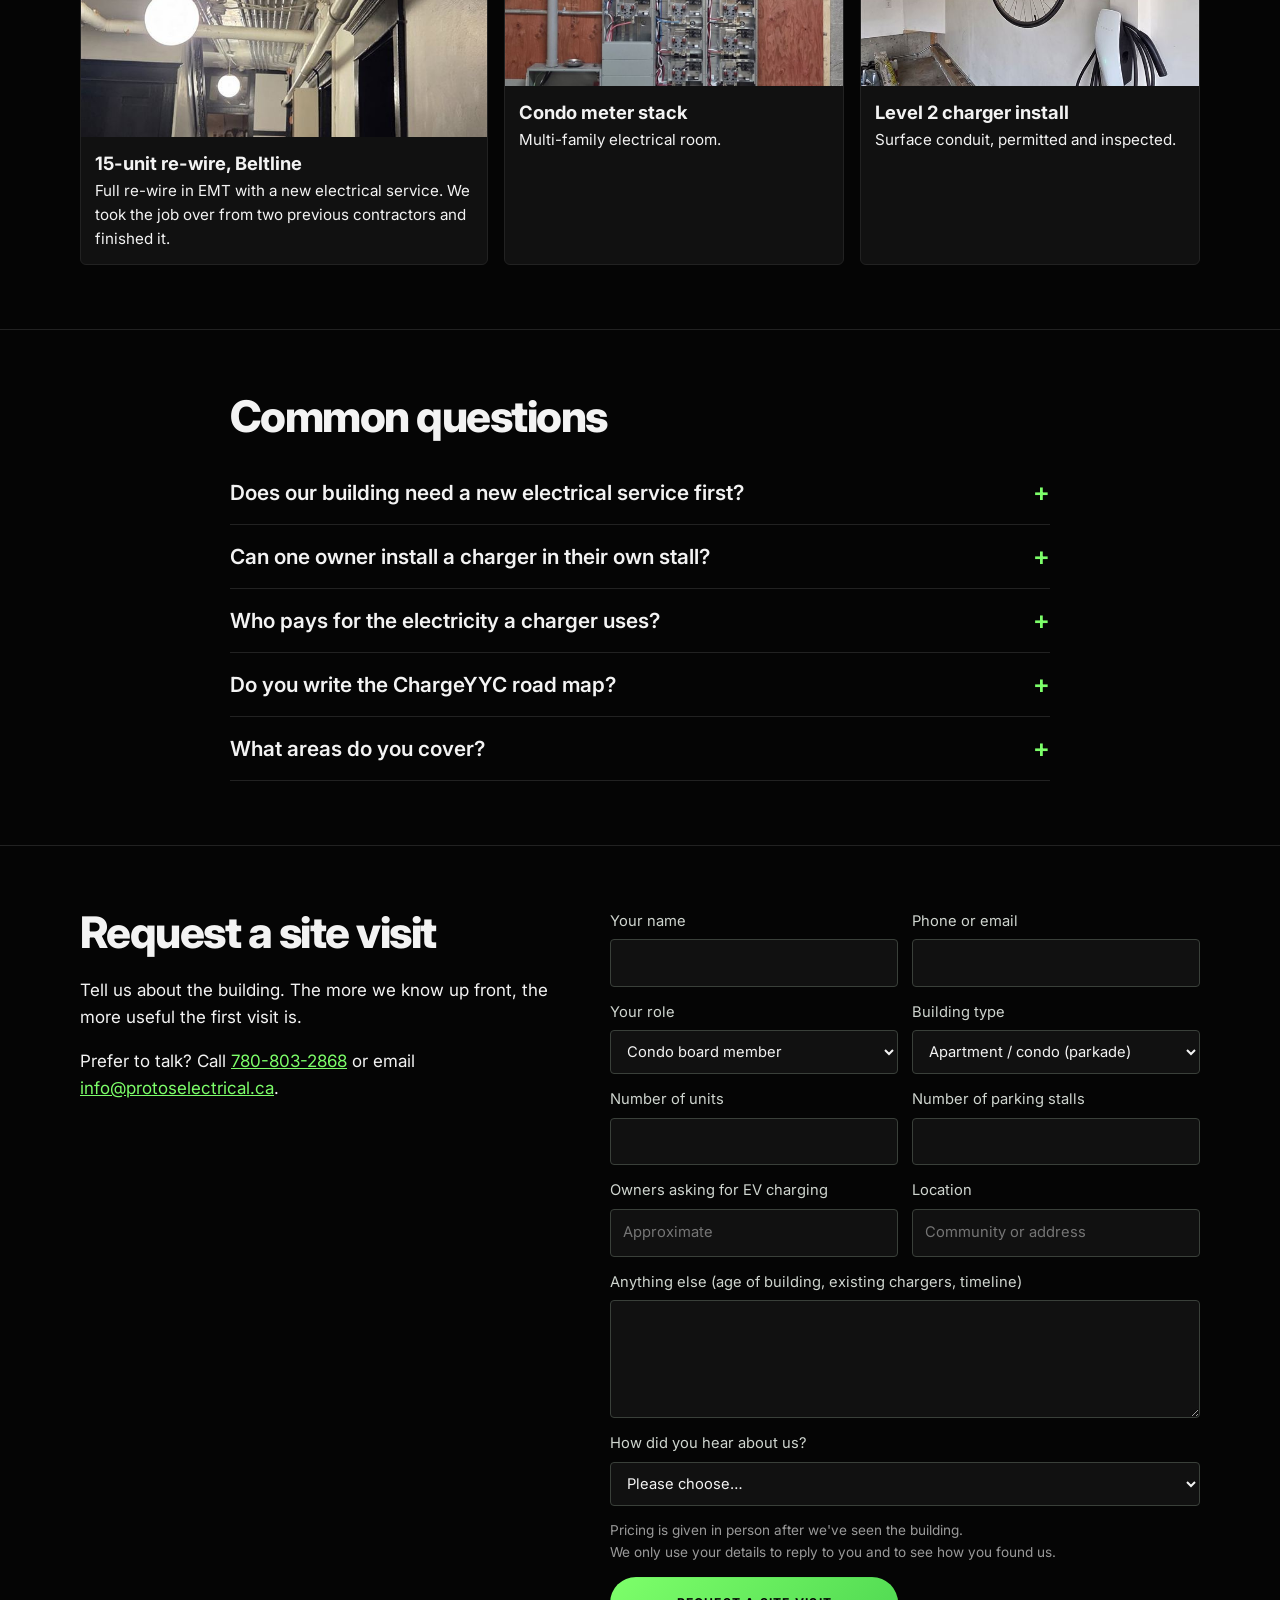
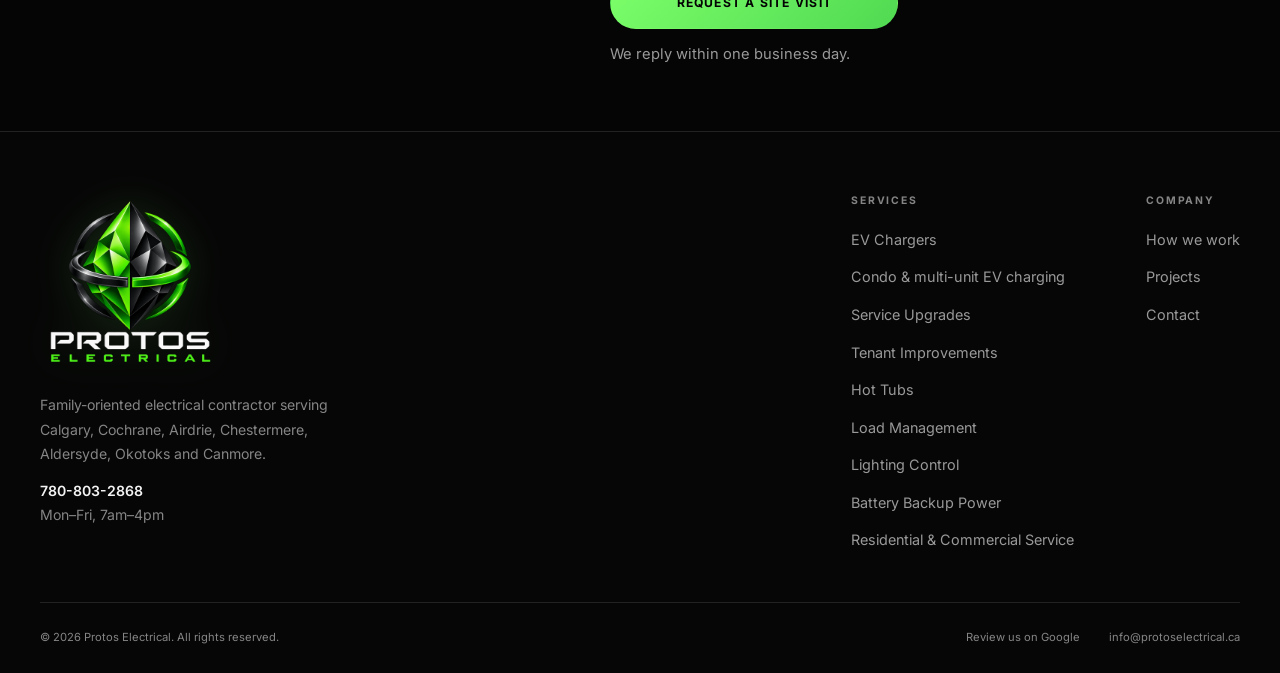
<file: condo-ev-charging.html>
<!DOCTYPE html>
<html lang="en-CA">
<head>
<meta charset="UTF-8">
<meta name="viewport" content="width=device-width, initial-scale=1.0">
<title>Condo & Apartment EV Charging in Calgary | Protos Electrical</title>
<meta name="description" content="EV charging for Calgary condos and apartments: load calculations, energy management and Level 2 installs. Master Electrician owned. Call 780-803-2868.">
<link rel="canonical" href="https://protoselectrical.ca/condo-ev-charging">
<meta property="og:type" content="website">
<meta property="og:url" content="https://protoselectrical.ca/condo-ev-charging">
<meta property="og:site_name" content="Protos Electrical">
<meta property="og:locale" content="en_CA">
<meta property="og:title" content="Condo & Apartment EV Charging in Calgary | Protos Electrical">
<meta property="og:description" content="Get your building EV-ready without guessing. Capacity first, then a plan your board can approve.">
<meta property="og:image" content="https://protoselectrical.ca/assets/share-logo.png">
<meta property="og:image:width" content="1200">
<meta property="og:image:height" content="630">
<meta property="og:image:type" content="image/png">
<meta property="og:image:alt" content="Protos Electrical logo">
<meta name="twitter:card" content="summary_large_image">
<meta name="twitter:title" content="Condo & Apartment EV Charging in Calgary | Protos Electrical">
<meta name="twitter:description" content="Get your building EV-ready without guessing. Capacity first, then a plan your board can approve.">
<meta name="twitter:image" content="https://protoselectrical.ca/assets/share-logo.png">
<meta name="twitter:image:alt" content="Protos Electrical logo">
<meta name="theme-color" content="#050505">
<link rel="preconnect" href="https://fonts.googleapis.com">
<link rel="preconnect" href="https://fonts.gstatic.com" crossorigin>
<link href="https://fonts.googleapis.com/css2?family=Inter:wght@400;500;600;700;800&display=swap" rel="stylesheet">
<link rel="icon" type="image/png" sizes="64x64" href="/assets/favicon-64.png">
<link rel="apple-touch-icon" href="/assets/apple-touch-icon.png">
<style>
:root{
  --ink:#050505; --panel:#111111; --line:#222222; --text:#f3f3f3; --muted:#999999;
  --green:#7dff6a; --green-dim:#50d952;
  --display:'Inter',Arial,sans-serif;
  --body:'Inter',Arial,sans-serif;
}
*{box-sizing:border-box}
html{scroll-behavior:smooth}
body{margin:0;background:var(--ink);color:var(--text);font:400 17px/1.6 var(--body)}
img{max-width:100%;display:block}
a{color:var(--green)}
:focus-visible{outline:3px solid var(--green);outline-offset:3px}
.wrap{width:min(1120px,100% - 40px);margin-inline:auto}
h1,h2,h3{font-family:var(--display);font-weight:800;line-height:1.04;margin:0 0 .5em;letter-spacing:-.035em;text-wrap:balance}
h1{font-size:clamp(2.4rem,5vw,4.2rem)}
h2{font-size:clamp(1.9rem,3.4vw,2.8rem)}
h3{font-size:1.3rem;font-weight:700;letter-spacing:-.02em}
p{margin:0 0 1em;max-width:66ch}

/* header + footer: same as the homepage */
.topbar,.site-header,.mobile-nav,.site-footer,.call-bar{
  --h-panel:#111111; --h-line:#222222; --h-text:#f3f3f3; --h-muted:#999999; --h-muted-2:#858585;
  --h-accent:#7dff6a; --h-accent-strong:#50d952; --h-ease:.22s ease;
  font-family:'Inter',Arial,sans-serif;line-height:1.6;
}
.topbar a,.site-header a,.mobile-nav a,.site-footer a,.call-bar a{color:inherit;text-decoration:none}
.container{width:min(1200px,calc(100% - 2rem));margin-inline:auto}
.button{display:inline-flex;align-items:center;justify-content:center;gap:.5rem;min-height:52px;padding:0 1.85rem;border-radius:999px;font-family:inherit;font-size:.76rem;font-weight:700;letter-spacing:.1em;text-transform:uppercase;border:1px solid transparent;cursor:pointer;transition:transform var(--h-ease),box-shadow var(--h-ease),border-color var(--h-ease)}
.mobile-nav .button-primary,.call-bar .button-primary{background:linear-gradient(135deg,var(--h-accent),var(--h-accent-strong));color:#040404}
.call-bar .button-secondary{background:transparent;border-color:var(--h-line);color:var(--h-text)}
.topbar{background:#0b0b0b;border-bottom:1px solid var(--h-line)}
.topbar-inner{display:flex;align-items:center;justify-content:space-between;gap:1rem;min-height:40px;padding-block:.4rem;font-size:.66rem;font-weight:600;letter-spacing:.16em;text-transform:uppercase;color:var(--h-muted-2);flex-wrap:wrap}
.topbar-meta{display:flex;align-items:center;gap:1.8rem;flex-wrap:wrap}
.topbar a{transition:color var(--h-ease)}
.topbar a:hover{color:var(--h-text)}
.site-header{position:sticky;top:0;z-index:120;background:rgba(5,5,5,.88);border-bottom:1px solid var(--h-line);backdrop-filter:blur(18px);-webkit-backdrop-filter:blur(18px)}
.header-inner{display:flex;align-items:center;justify-content:space-between;gap:1.5rem;min-height:64px;transition:min-height .25s ease}
.brand{display:inline-flex;align-items:center;gap:.7rem;min-height:44px;flex-shrink:1;min-width:0}
.brand-icon{width:44px;height:44px;flex-shrink:0;filter:drop-shadow(0 0 14px rgba(125,255,106,.14));transition:width .25s ease,height .25s ease}
.brand-name{font-size:1.05rem;font-weight:800;letter-spacing:.1em;line-height:1;text-transform:uppercase;white-space:nowrap;color:var(--h-text)}
.brand-name span{color:var(--h-accent)}
.site-header.is-compact .header-inner{min-height:52px}
.site-header.is-compact .brand-icon{width:34px;height:34px}
.brand-mark{width:min(240px,50vw);height:auto;filter:drop-shadow(0 0 22px rgba(125,255,106,.14))}
.main-nav{display:flex;align-items:center;gap:2.2rem;font-size:.72rem;font-weight:600;letter-spacing:.13em;text-transform:uppercase;color:var(--h-muted)}
.main-nav a{transition:color var(--h-ease)}
.main-nav a:hover,.main-nav a:focus-visible{color:var(--h-text)}
.nav-cta{display:inline-flex;align-items:center;justify-content:center;min-height:44px;padding:0 1.5rem;border-radius:999px;font-size:.72rem;font-weight:700;letter-spacing:.12em;text-transform:uppercase;background:linear-gradient(135deg,var(--h-accent),var(--h-accent-strong));color:#040404 !important;flex-shrink:0;transition:transform var(--h-ease),box-shadow var(--h-ease)}
.nav-cta:hover,.nav-cta:focus-visible{transform:translateY(-1px);box-shadow:0 8px 28px rgba(125,255,106,.22)}
.nav-toggle{display:none;flex-direction:column;justify-content:center;gap:5px;width:44px;height:44px;background:transparent;border:1px solid var(--h-line);border-radius:12px;cursor:pointer;padding:0 10px;flex-shrink:0;z-index:110;position:relative}
.nav-toggle span{display:block;height:1.5px;background:var(--h-text);border-radius:2px;transition:transform .3s ease,opacity .3s ease}
.nav-toggle.open span:nth-child(1){transform:translateY(6.5px) rotate(45deg)}
.nav-toggle.open span:nth-child(2){opacity:0;transform:scaleX(0)}
.nav-toggle.open span:nth-child(3){transform:translateY(-6.5px) rotate(-45deg)}
.mobile-nav{position:fixed;inset:0;box-sizing:border-box;overflow-y:auto;z-index:100;background:rgba(3,3,3,.97);display:flex;flex-direction:column;align-items:center;justify-content:safe center;gap:2.2rem;opacity:0;visibility:hidden;pointer-events:none;transition:opacity .3s ease,visibility 0s linear .3s}
.mobile-nav.open{opacity:1;visibility:visible;pointer-events:all;transition:opacity .3s ease}
.mobile-nav a{font-size:2rem;font-weight:700;letter-spacing:-.03em;color:var(--h-muted);transition:color var(--h-ease)}
.mobile-nav a:hover{color:var(--h-text)}
.mobile-nav .mobile-cta,.mobile-nav .mobile-cta:hover{margin-top:1rem;font-size:.78rem;color:#040404}
.site-footer{background:#060606;border-top:1px solid var(--h-line)}
.site-footer p{margin:0;max-width:none;line-height:1.72}
.footer-top{padding:4rem 0 3rem;display:grid;grid-template-columns:1fr auto;gap:3rem;align-items:start;border-bottom:1px solid var(--h-line)}
.footer-brand .brand-mark{width:min(190px,44vw);margin-bottom:1.1rem}
.footer-brand p{font-size:.88rem;max-width:300px;color:var(--h-muted-2)}
.footer-brand p + p{margin-top:.8rem}
.footer-brand a{color:var(--h-text);font-weight:600}
.footer-links-group{display:flex;gap:4.5rem}
.footer-col h4{margin:0 0 1.2rem;font-size:.65rem;font-weight:700;letter-spacing:.18em;text-transform:uppercase;color:var(--h-muted-2);line-height:1.04}
.footer-col ul{list-style:none;margin:0;padding:0;display:flex;flex-direction:column;gap:.65rem}
.footer-col a{font-size:.9rem;color:var(--h-muted);transition:color var(--h-ease)}
.footer-col a:hover{color:var(--h-text)}
.footer-bottom{padding:1.6rem 0;display:flex;justify-content:space-between;align-items:center;gap:1rem;flex-wrap:wrap}
.footer-bottom p{font-size:.7rem;color:var(--h-muted-2)}
.footer-bottom-links{display:flex;gap:1.8rem}
.footer-bottom-links a{font-size:.7rem;color:var(--h-muted-2);transition:color var(--h-ease)}
.footer-bottom-links a:hover{color:var(--h-muted)}
.call-bar{display:none;position:fixed;left:0;right:0;bottom:0;z-index:95;gap:.6rem;padding:.7rem 1rem calc(.7rem + env(safe-area-inset-bottom));background:rgba(5,5,5,.94);border-top:1px solid var(--h-line);backdrop-filter:blur(14px);-webkit-backdrop-filter:blur(14px)}
.call-bar .button{flex:1;min-height:48px;padding:0 1rem}
.main-nav a[aria-current="page"]{color:var(--h-accent)}
.mobile-nav a[aria-current="page"]{color:var(--h-text)}
@media (max-width:1180px){.main-nav{display:none}.nav-toggle{display:flex}.nav-cta{margin-left:auto}}
@media (max-width:1060px){.footer-top{grid-template-columns:1fr}}
@media (max-width:900px){.footer-links-group{flex-direction:column;gap:2.2rem}}
@media (max-width:760px){
  .main-nav,.nav-cta{display:none}
  .header-inner{min-height:56px;gap:1rem}
  .brand-icon{width:36px;height:36px}
  .brand-name{font-size:.9rem;letter-spacing:.08em}
  .site-header.is-compact .header-inner{min-height:48px}
  .site-header.is-compact .brand-icon{width:30px;height:30px}
  .nav-toggle{display:flex}
  .footer-top{padding:2.8rem 0 2.2rem}
  .call-bar{display:flex}
  body{padding-bottom:76px}
}
@media (max-width:330px){.header-inner{gap:.6rem}.brand{gap:.5rem}.brand-icon{width:32px;height:32px}.brand-name{font-size:.78rem;letter-spacing:.03em}}
@media (prefers-reduced-motion:reduce){.header-inner,.brand-icon{transition:none}}
@media (max-width:480px){.footer-bottom{flex-direction:column;align-items:flex-start}}

.btn{display:inline-flex;align-items:center;justify-content:center;min-height:52px;padding:0 1.85rem;border-radius:999px;font:700 .76rem/1.2 var(--body);letter-spacing:.1em;text-transform:uppercase;text-decoration:none;border:1px solid transparent;cursor:pointer;transition:transform .22s ease,box-shadow .22s ease,border-color .22s ease}
.btn.solid{background:linear-gradient(135deg,var(--green),var(--green-dim));color:#040404}
.btn.ghost{color:var(--text);background:transparent;border-color:var(--line)}
.btn.solid:hover,.btn.solid:focus-visible{transform:translateY(-2px);box-shadow:0 16px 40px rgba(125,255,106,.28)}
.btn.ghost:hover,.btn.ghost:focus-visible{transform:translateY(-2px);border-color:rgba(255,255,255,.22)}

/* hero with parkade plan */
.hero{padding:64px 0 40px}
.hero .wrap{display:grid;grid-template-columns:1.05fr .95fr;gap:48px;align-items:center}
.hero p.lead{font-size:1.2rem;color:#cfd5cf}
.actions{display:flex;flex-wrap:wrap;gap:12px;margin-top:24px}
.parkade{background:var(--panel);border:1px solid var(--line);border-radius:6px;padding:20px}
.parkade svg{width:100%;height:auto}
.parkade figcaption{color:var(--muted);font-size:.9rem;margin-top:10px}
.stall{fill:none;stroke:#3a403a;stroke-width:2}
.stall.on{stroke:var(--green)}
.plug{fill:var(--green)}
@media (prefers-reduced-motion:no-preference){
  .plug{opacity:0;animation:light .5s ease forwards}
  .plug:nth-of-type(2){animation-delay:.25s}.plug:nth-of-type(3){animation-delay:.5s}
  .plug:nth-of-type(4){animation-delay:.75s}.plug:nth-of-type(5){animation-delay:1s}
  .plug:nth-of-type(6){animation-delay:1.25s}
  @keyframes light{to{opacity:1}}
}

section{padding:64px 0;border-top:1px solid var(--line)}
.cols{display:grid;grid-template-columns:repeat(3,1fr);gap:32px}
.cols h3{color:var(--green)}

/* capacity callout */
.capacity .wrap{display:grid;grid-template-columns:1fr 1fr;gap:48px;align-items:start}
.facts{border-left:3px solid var(--green);padding-left:24px}
.facts dt{font:600 1.25rem/1.2 var(--display);margin-top:18px}
.facts dt:first-child{margin-top:0}
.facts dd{margin:4px 0 0;color:#cfd5cf}

/* process */
ol.steps{list-style:none;padding:0;margin:0;display:grid;grid-template-columns:repeat(4,1fr);gap:24px;counter-reset:s}
ol.steps li{counter-increment:s;border-top:3px solid var(--green);padding-top:14px}
ol.steps li::before{content:counter(s);font:700 2.4rem/1 var(--display);color:var(--green);display:block;margin-bottom:8px}
ol.steps p{color:#cfd5cf;font-size:.98rem}

/* incentives */
.incent{display:grid;grid-template-columns:1fr 1fr;gap:24px}
.card{background:var(--panel);border:1px solid var(--line);border-radius:6px;padding:28px}
.status{display:inline-block;font-size:.85rem;font-weight:600;padding:4px 10px;border-radius:999px;margin-bottom:12px}
.status.wait{background:#2b2a12;color:#e7d76b}
.status.open{background:#11290d;color:#7ee36f}
.card ul{padding-left:20px;margin:0 0 12px}
.card li{margin-bottom:6px}
.note{color:var(--muted);font-size:.9rem}

/* proof */
.proof{display:grid;grid-template-columns:1.2fr 1fr 1fr;gap:16px}
.proof figure{margin:0;background:var(--panel);border:1px solid var(--line);border-radius:6px;overflow:hidden}
.proof img{aspect-ratio:4/3;object-fit:cover;width:100%;background:#1b1e1b}
.proof figcaption{padding:12px 14px;font-size:.95rem}
.proof figcaption b{font-family:var(--display);font-size:1.15rem;display:block}

/* faq */
details{border-bottom:1px solid var(--line);padding:18px 0}
summary{font:600 1.3rem/1.3 var(--display);cursor:pointer;list-style:none;display:flex;justify-content:space-between;gap:16px}
summary::-webkit-details-marker{display:none}
summary::after{content:"+";color:var(--green);font-size:1.6rem;line-height:1}
details[open] summary::after{content:"\2013"}
details p{margin-top:12px;color:#cfd5cf}

/* form */
.ask .wrap{display:grid;grid-template-columns:.9fr 1.1fr;gap:48px}
form{display:grid;grid-template-columns:1fr 1fr;gap:14px}
label{display:flex;flex-direction:column;gap:6px;font-size:.92rem;color:#cfd5cf}
label.full{grid-column:1/-1}
input,select,textarea{font:inherit;color:var(--text);background:var(--panel);border:1px solid #3a403a;border-radius:4px;padding:11px 12px}
input:focus,select:focus,textarea:focus{border-color:var(--green);outline:none}
.form-msg{grid-column:1/-1;font-size:.92rem;color:var(--muted);margin:0}
.form-note{grid-column:1/-1;font-size:.85rem;color:var(--muted);margin:0}
.form-msg.ok{color:var(--green)}
.form-msg.warn{color:#e7d76b}
.hp-field{position:absolute;left:-9999px;width:1px;height:1px;overflow:hidden}
form .btn[disabled]{opacity:.6;cursor:wait}


@media (max-width:900px){
  .hero .wrap,.capacity .wrap,.ask .wrap,.incent{grid-template-columns:1fr}
  .cols{grid-template-columns:1fr}
  ol.steps{grid-template-columns:1fr 1fr}
  .proof{grid-template-columns:1fr}
}
@media (max-width:560px){ol.steps,form{grid-template-columns:1fr}}
</style>
<script type="application/ld+json">
{
 "@context":"https://schema.org",
 "@type":"Service",
 "name":"Condo and apartment EV charging installation",
 "serviceType":"Multi-unit residential EV charging",
 "provider":{"@type":"Electrician","@id":"https://protoselectrical.ca/#business","name":"Protos Electrical","url":"https://protoselectrical.ca/","telephone":"+1-780-803-2868"},
 "areaServed":[{"@type":"City","name":"Calgary"},{"@type":"City","name":"Cochrane"},{"@type":"City","name":"Airdrie"},{"@type":"City","name":"Chestermere"},{"@type":"Place","name":"Aldersyde"},{"@type":"City","name":"Okotoks"},{"@type":"City","name":"Canmore"}],
 "description":"Load calculations, EV energy management systems, service upgrades and Level 2 charger installs for condos, apartments and townhouse complexes in Calgary and area."
}
</script>
<script type="application/ld+json">
{
 "@context": "https://schema.org",
 "@type": "FAQPage",
 "mainEntity": [
  {
   "@type": "Question",
   "name": "Does our building need a new electrical service first?",
   "acceptedAnswer": {
    "@type": "Answer",
    "text": "Often not. A load calculation shows how much spare capacity the building has. Energy management lets several chargers share that capacity, which can delay or shrink a service upgrade."
   }
  },
  {
   "@type": "Question",
   "name": "Can one owner install a charger in their own stall?",
   "acceptedAnswer": {
    "@type": "Answer",
    "text": "In most condos the parkade electrical is common property, so the board has to approve it first. A building-wide plan usually costs less per stall than approving one-off installs."
   }
  },
  {
   "@type": "Question",
   "name": "Who pays for the electricity a charger uses?",
   "acceptedAnswer": {
    "@type": "Answer",
    "text": "That's a board decision. Networked chargers can track each user's energy so it can be billed back; simpler setups use a flat fee. We explain the options and their costs so the board can choose."
   }
  },
  {
   "@type": "Question",
   "name": "Do you write the ChargeYYC road map?",
   "acceptedAnswer": {
    "@type": "Answer",
    "text": "The City's ChargeYYC page says the road map must be completed by a Professional Engineer licensed in Alberta, so we work alongside an engineer and handle pricing and installation. The program is closed for now; we'll confirm the rules when it reopens."
   }
  },
  {
   "@type": "Question",
   "name": "What areas do you cover?",
   "acceptedAnswer": {
    "@type": "Answer",
    "text": "Calgary, Cochrane, Airdrie, Chestermere, Aldersyde, Okotoks and Canmore, Monday to Friday, 7am to 4pm."
   }
  }
 ]
}
</script>
<script type="application/ld+json">
{
 "@context":"https://schema.org",
 "@type":"BreadcrumbList",
 "itemListElement":[
  {"@type":"ListItem","position":1,"name":"Home","item":"https://protoselectrical.ca/"},
  {"@type":"ListItem","position":2,"name":"Condo and apartment EV charging","item":"https://protoselectrical.ca/condo-ev-charging"}
 ]
}
</script>
</head>
<body>

<div class="topbar">
  <div class="container topbar-inner">
    <div class="topbar-meta">
      <span>Calgary &amp; area</span>
      <span>Mon–Fri 7am–4pm</span>
    </div>
    <div class="topbar-meta">
      <a href="tel:+17808032868">780-803-2868</a>
      <a href="mailto:info@protoselectrical.ca">info@protoselectrical.ca</a>
    </div>
  </div>
</div>

<header class="site-header">
  <div class="container header-inner">
    <a href="/" class="brand" aria-label="Protos Electrical — home">
      <img class="brand-icon" src="/assets/protos-mark.png" alt="" width="128" height="128"><span class="brand-name">Protos <span>Electrical</span></span>
    </a>
    <nav class="main-nav" aria-label="Primary navigation">
      <a href="/#services">Services</a>
      <a href="/condo-ev-charging" aria-current="page">Condo EV</a>
      <a href="/#family">Family</a>
      <a href="/#process">Process</a>
      <a href="/#projects">Projects</a>
      <a href="/#contact">Contact</a>
    </nav>
    <a class="nav-cta" href="tel:+17808032868">Call 780-803-2868</a>
    <button class="nav-toggle" id="nav-toggle" aria-label="Open navigation" aria-expanded="false" aria-controls="mobile-nav">
      <span></span><span></span><span></span>
    </button>
  </div>
</header>

<div class="mobile-nav" id="mobile-nav" aria-hidden="true" role="dialog" aria-label="Mobile navigation">
  <a href="/#services">Services</a>
  <a href="/condo-ev-charging" aria-current="page">Condo EV</a>
  <a href="/#family">Family</a>
  <a href="/#process">Process</a>
  <a href="/#projects">Projects</a>
  <a href="/#contact">Contact</a>
  <a class="button button-primary mobile-cta" href="tel:+17808032868">Call 780-803-2868</a>
</div>

<main>
<section class="hero" style="border-top:0">
  <div class="wrap">
    <div>
      <h1>EV charging for condos and apartments in Calgary</h1>
      <p class="lead">Owners are asking for chargers. Before your board approves anything, you need to know what the building's electrical can actually carry. We start there, then give you a plan, a firm price, and an install done under permit, with the inspection booked by us. Protos Electrical is a Master Electrician-led electrical contractor in Calgary, also serving Cochrane, Airdrie, Chestermere, Aldersyde, Okotoks and Canmore.</p>
      <div class="actions">
        <a class="btn solid" href="#assessment">Request a site visit</a>
        <a class="btn ghost" href="tel:+17808032868">Call 780-803-2868</a>
      </div>
    </div>
    <figure class="parkade" aria-label="Parkade plan with EV-ready stalls">
      <svg viewBox="0 0 420 260" role="img" aria-labelledby="pk">
        <title id="pk">Twelve parking stalls, six of them wired EV-ready from one shared panel</title>
        <rect x="10" y="10" width="400" height="240" fill="none" stroke="#262a26" stroke-width="2"/>
        <g>
          <rect class="stall on" x="30" y="30" width="56" height="90"/><rect class="stall on" x="92" y="30" width="56" height="90"/>
          <rect class="stall on" x="154" y="30" width="56" height="90"/><rect class="stall" x="216" y="30" width="56" height="90"/>
          <rect class="stall" x="278" y="30" width="56" height="90"/><rect class="stall" x="340" y="30" width="56" height="90"/>
          <rect class="stall on" x="30" y="140" width="56" height="90"/><rect class="stall on" x="92" y="140" width="56" height="90"/>
          <rect class="stall on" x="154" y="140" width="56" height="90"/><rect class="stall" x="216" y="140" width="56" height="90"/>
          <rect class="stall" x="278" y="140" width="56" height="90"/><rect class="stall" x="340" y="140" width="56" height="90"/>
        </g>
        <path d="M 395 130 H 20 M 58 120 V 130 M 120 120 V 130 M 182 120 V 130 M 58 140 V 130 M 120 140 V 130 M 182 140 V 130" stroke="#7dff6a" stroke-width="2" fill="none" stroke-dasharray="5 4"/>
        <g>
          <circle class="plug" cx="58" cy="44" r="6"/><circle class="plug" cx="120" cy="44" r="6"/><circle class="plug" cx="182" cy="44" r="6"/>
          <circle class="plug" cx="58" cy="216" r="6"/><circle class="plug" cx="120" cy="216" r="6"/><circle class="plug" cx="182" cy="216" r="6"/>
        </g>
        <rect x="372" y="118" width="30" height="24" fill="#111111" stroke="#7dff6a" stroke-width="2"/>
        <text x="387" y="134" fill="#9aa39a" font-size="9" text-anchor="middle" font-family="Arial">EVEMS</text>
      </svg>
      <figcaption>Six stalls sharing one circuit through energy management. More can be added later without reworking the parkade.</figcaption>
    </figure>
  </div>
</section>

<section>
  <div class="wrap">
    <h2>Who we work with</h2>
    <div class="cols">
      <div><h3>Condo boards</h3><p>You need clear answers for owners, a cost the reserve fund can handle, and a plan that won't need redoing in five years.</p></div>
      <div><h3>Property managers</h3><p>One contractor who handles the load calc, permits, utility coordination and inspection, and keeps you updated without chasing.</p></div>
      <div><h3>Rental building owners</h3><p>EV-ready stalls help with leasing. We size the work so you add chargers as tenants ask, not all at once.</p></div>
    </div>
  </div>
</section>

<section class="capacity">
  <div class="wrap">
    <div>
      <h2>Capacity comes first</h2>
      <p>The most expensive mistake is installing chargers one owner at a time until the main service runs out. The second most expensive is upgrading the service when the building didn't need it.</p>
      <p>We calculate the building's demand load to the Canadian Electrical Code, look at actual utility demand data, and show the board exactly how many stalls it can support today and what it would take to get further.</p>
    </div>
    <dl class="facts">
      <dt>Load calculation</dt><dd>Spare capacity in kW, from your panel schedules and utility demand history.</dd>
      <dt>EV energy management (EVEMS)</dt><dd>Lets several chargers share one circuit by managing when and how fast each one charges.</dd>
      <dt>EV-ready stalls</dt><dd>A junction box or receptacle at each stall, so owners can add their own charger later.</dd>
      <dt>Service upgrade, if needed</dt><dd>Sized from the load calculation and permitted. Larger services are designed with a professional engineer and coordinated with the utility. Our crew has hands-on experience installing services up to 1600 A.</dd>
    </dl>
  </div>
</section>

<section>
  <div class="wrap">
    <h2>How a building project runs</h2>
    <ol class="steps">
      <li><h3>Site assessment</h3><p>We review the electrical room, panel schedules, parkade layout and utility bills.</p></li>
      <li><h3>Plan and firm price</h3><p>Stall count, phasing and a firm price for the quoted scope, written in plain language for the board.</p></li>
      <li><h3>Board approval</h3><p>We'll join a board meeting or AGM to answer owners' questions, and provide the contractor pricing and details rebate applications ask for.</p></li>
      <li><h3>Install and inspection</h3><p>Permitted, inspected and documented, with the parkade kept usable during the work.</p></li>
    </ol>
  </div>
</section>

<section>
  <div class="wrap">
    <h2>Rebates and incentives</h2>
    <div class="incent">
      <article class="card">
        <span class="status wait">Calgary: waiting for next intake</span>
        <h3>ChargeYYC (City of Calgary)</h3>
        <p>The pilot paid 50% of EV-ready infrastructure costs (up to $6,000 per stall, $90,000 maximum) and 50% of Level 2 chargers (up to $10,000), to a combined maximum of $100,000 per property. The last intake closed on November 18, 2025, and the City says it expects to take more applications in future.</p>
        <ul>
          <li>The City's program page says the EV Charging Road Map must be completed by a Professional Engineer licensed in Alberta. We work alongside your engineer: we provide the pricing and do the installation.</li>
          <li>A building that already knows its capacity and stall plan can apply quickly when it reopens.</li>
        </ul>
      </article>
      <article class="card">
        <span class="status wait">Canmore: 2026 intake closed</span>
        <h3>Canmore EV Readiness Plan incentive</h3>
        <p>The Town's 2026 program covered 75% of the cost of an EV Readiness Plan for a multi-family building, up to $5,000. Applications closed on March 31, 2026.</p>
        <ul>
          <li>If your building was selected, plan fees must be incurred by December 15, 2026.</li>
          <li>Ask the Town about future intakes. We can price the installation work a plan calls for.</li>
        </ul>
      </article>
    </div>
    <p class="note" style="margin-top:16px">Program details as of October 2026. Funding is limited and terms change, so confirm with the City of Calgary or the Town of Canmore before applying.</p>
  </div>
</section>

<section>
  <div class="wrap">
    <h2>Multi-unit work we've done</h2>
    <div class="proof">
      <figure>
        <img src="/assets/projects/emt-suite-feeders.jpg" alt="EMT conduit runs for suite feeders along a corridor ceiling" loading="lazy">
        <figcaption><b>15-unit re-wire, Beltline</b>Full re-wire in EMT with a new electrical service. We took the job over from two previous contractors and finished it.</figcaption>
      </figure>
      <figure>
        <img src="/assets/projects/meter-stack-condo.jpg" alt="Multi-unit meter stack installed in a condo electrical room" loading="lazy">
        <figcaption><b>Condo meter stack</b>Multi-family electrical room.</figcaption>
      </figure>
      <figure>
        <img src="/assets/projects/ev-charger-pipe.jpg" alt="EV charger mounted in a garage with conduit run" loading="lazy">
        <figcaption><b>Level 2 charger install</b>Surface conduit, permitted and inspected.</figcaption>
      </figure>
    </div>
  </div>
</section>

<section>
  <div class="wrap" style="max-width:820px">
    <h2>Common questions</h2>
    <details><summary>Does our building need a new electrical service first?</summary><p>Often not. A load calculation shows how much spare capacity the building has. Energy management lets several chargers share that capacity, which can delay or shrink a service upgrade.</p></details>
    <details><summary>Can one owner install a charger in their own stall?</summary><p>In most condos the parkade electrical is common property, so the board has to approve it first. A building-wide plan usually costs less per stall than approving one-off installs.</p></details>
    <details><summary>Who pays for the electricity a charger uses?</summary><p>That's a board decision. Networked chargers can track each user's energy so it can be billed back; simpler setups use a flat fee. We explain the options and their costs so the board can choose.</p></details>
    <details><summary>Do you write the ChargeYYC road map?</summary><p>The City's ChargeYYC page says the road map must be completed by a Professional Engineer licensed in Alberta, so we work alongside an engineer and handle pricing and installation. The program is closed for now; we'll confirm the rules when it reopens.</p></details>
    <details><summary>What areas do you cover?</summary><p>Calgary, Cochrane, Airdrie, Chestermere, Aldersyde, Okotoks and Canmore, Monday to Friday, 7am to 4pm.</p></details>
  </div>
</section>

<section class="ask" id="assessment">
  <div class="wrap">
    <div>
      <h2>Request a site visit</h2>
      <p>Tell us about the building. The more we know up front, the more useful the first visit is.</p>
      <p>Prefer to talk? Call <a href="tel:+17808032868">780-803-2868</a> or email <a href="mailto:info@protoselectrical.ca">info@protoselectrical.ca</a>.</p>
    </div>
    <form id="evform" class="lead-form" data-subject="Building EV site visit request" novalidate>
      <label>Your name<input name="name" required autocomplete="name"></label>
      <label>Phone or email<input name="contact" required></label>
      <label>Your role
        <select name="role"><option>Condo board member</option><option>Property manager</option><option>Building owner</option><option>Resident / owner</option></select>
      </label>
      <label>Building type
        <select name="type"><option>Apartment / condo (parkade)</option><option>Townhouse complex</option><option>Rental building</option><option>Mixed-use</option></select>
      </label>
      <label>Number of units<input name="units" inputmode="numeric"></label>
      <label>Number of parking stalls<input name="stalls" inputmode="numeric"></label>
      <label>Owners asking for EV charging<input name="requests" inputmode="numeric" placeholder="Approximate"></label>
      <label>Location<input name="location" placeholder="Community or address"></label>
      <label class="full">Anything else (age of building, existing chargers, timeline)<textarea name="notes" rows="4"></textarea></label>
      <label class="full">How did you hear about us?
        <select name="heard_about" required>
          <option value="">Please choose…</option>
          <option>Google search</option>
          <option>Google Maps / Business Profile</option>
          <option>Google ad</option>
          <option>Facebook or Instagram</option>
          <option>Nextdoor</option>
          <option>Door hanger or flyer</option>
          <option>Yard sign or truck</option>
          <option>Referral from a friend</option>
          <option>Repeat customer</option>
          <option>Other</option>
        </select>
      </label>
      <p class="form-note">Pricing is given in person after we've seen the building.<br>We only use your details to reply to you and to see how you found us.</p>
      <button class="btn solid" type="submit">Request a site visit</button>
      <label class="hp-field" aria-hidden="true">Leave this empty<input name="_gotcha" tabindex="-1" autocomplete="off"></label>
      <p class="form-msg" id="msg" role="status">We reply within one business day.</p>
    </form>
  </div>
</section>
</main>

<footer class="site-footer">
  <div class="container">
    <div class="footer-top">
      <div class="footer-brand">
        <img class="brand-mark" loading="lazy" decoding="async" width="480" height="480" src="/assets/protos-logo.png" alt="Protos Electrical" style="width: min(180px, 42vw);">
        <p>Family-oriented electrical contractor serving Calgary, Cochrane, Airdrie, Chestermere, Aldersyde, Okotoks and Canmore.</p>
        <p><a href="tel:+17808032868">780-803-2868</a><br>Mon–Fri, 7am–4pm</p>
      </div>
      <div class="footer-links-group">
        <div class="footer-col">
          <h4>Services</h4>
          <ul>
            <li><a href="/ev-charger-installation">EV Chargers</a></li>
            <li><a href="/condo-ev-charging">Condo &amp; multi-unit EV charging</a></li>
            <li><a href="/service-upgrades">Service Upgrades</a></li>
            <li><a href="/tenant-improvements">Tenant Improvements</a></li>
            <li><a href="/hot-tub-wiring">Hot Tubs</a></li>
            <li><a href="/load-management">Load Management</a></li>
            <li><a href="/lighting-control">Lighting Control</a></li>
            <li><a href="/backup-power">Battery Backup Power</a></li>
            <li><a href="/#services">Residential &amp; Commercial Service</a></li>
          </ul>
        </div>
        <div class="footer-col">
          <h4>Company</h4>
          <ul>
            <li><a href="/#process">How we work</a></li>
            <li><a href="/#projects">Projects</a></li>
            <li><a href="/#contact">Contact</a></li>
          </ul>
        </div>
      </div>
    </div>
    <div class="footer-bottom">
      <p>&copy; 2026 Protos Electrical. All rights reserved.</p>
      <div class="footer-bottom-links">
        <a href="https://g.page/r/Cb3orosDe9P_EBM/review" target="_blank" rel="noopener">Review us on Google</a>
        <a href="mailto:info@protoselectrical.ca">info@protoselectrical.ca</a>
      </div>
    </div>
  </div>
</footer>

<div class="call-bar">
  <a class="button button-primary" href="tel:+17808032868">Call now</a>
  <a class="button button-secondary" href="mailto:info@protoselectrical.ca?subject=Site%20Visit%20Request">Email</a>
</div>

<script src="/assets/site.js" defer></script>
</body>
</html>
</file>
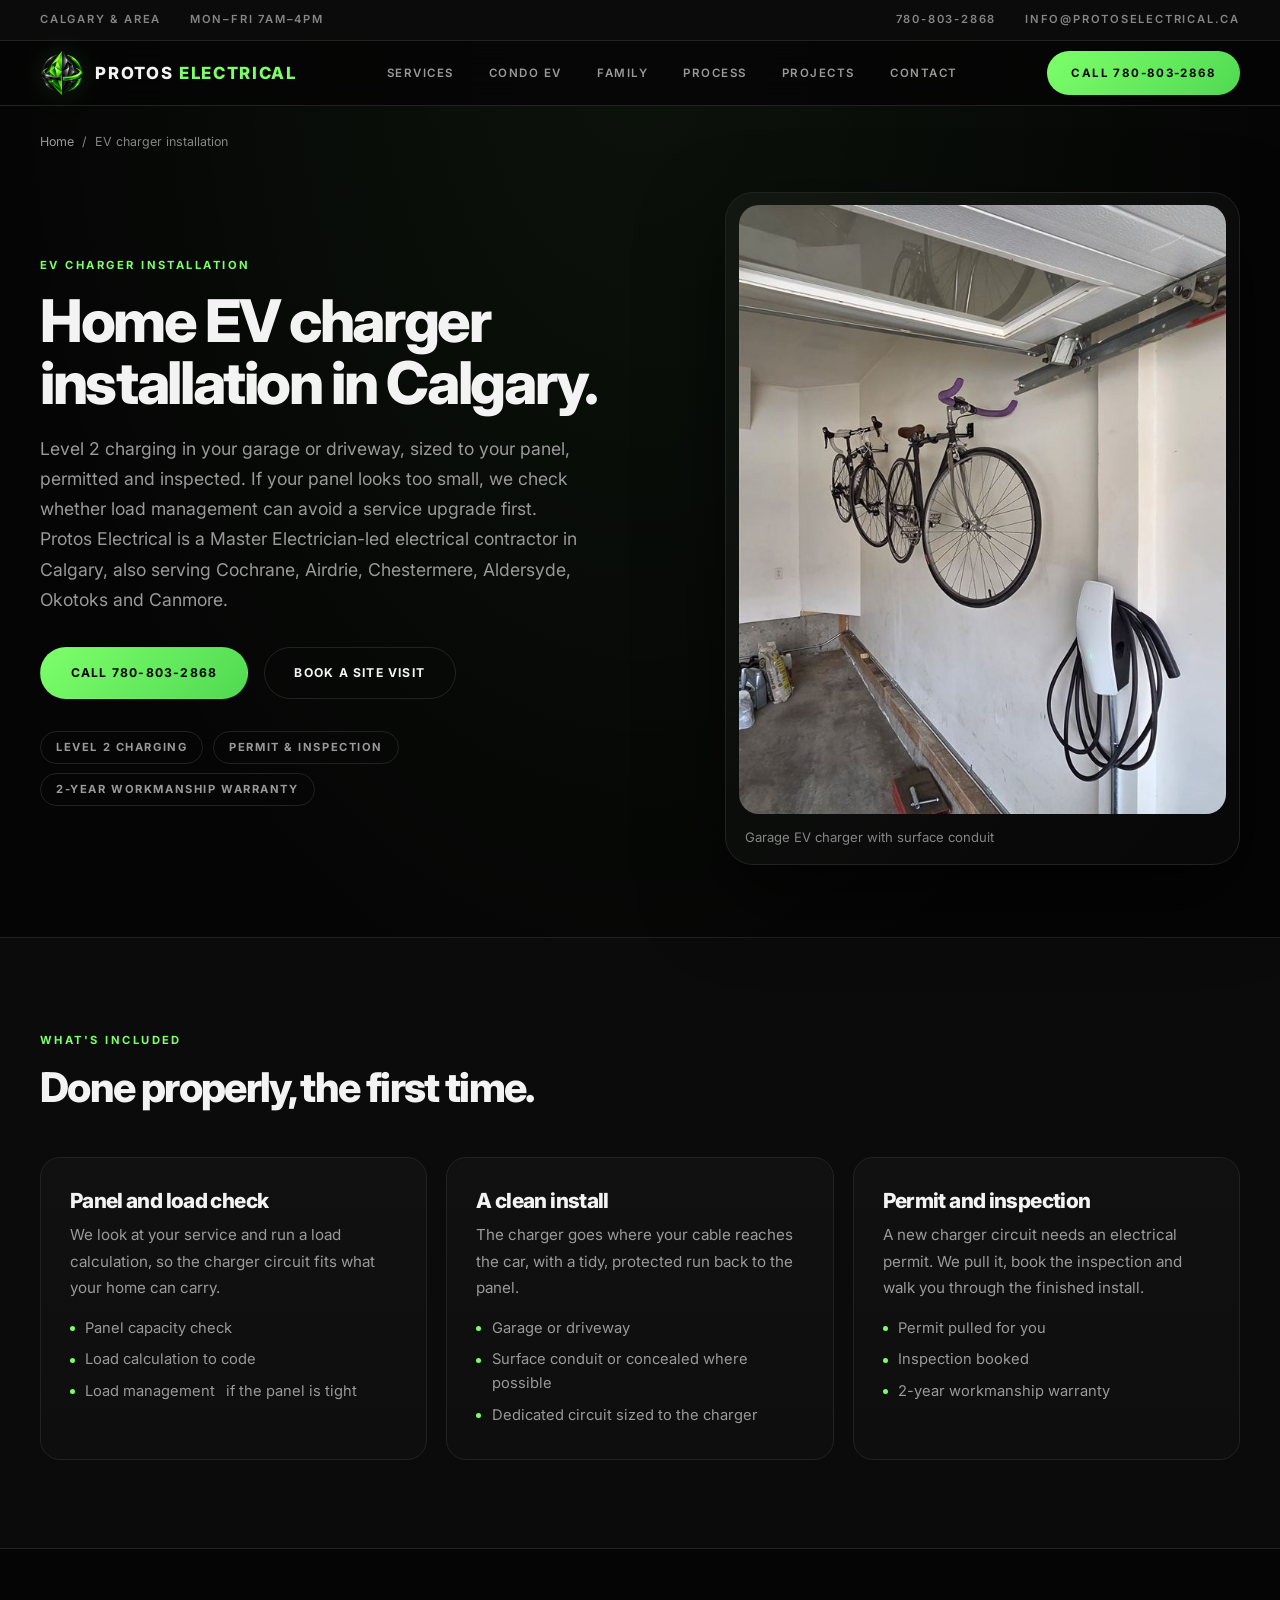
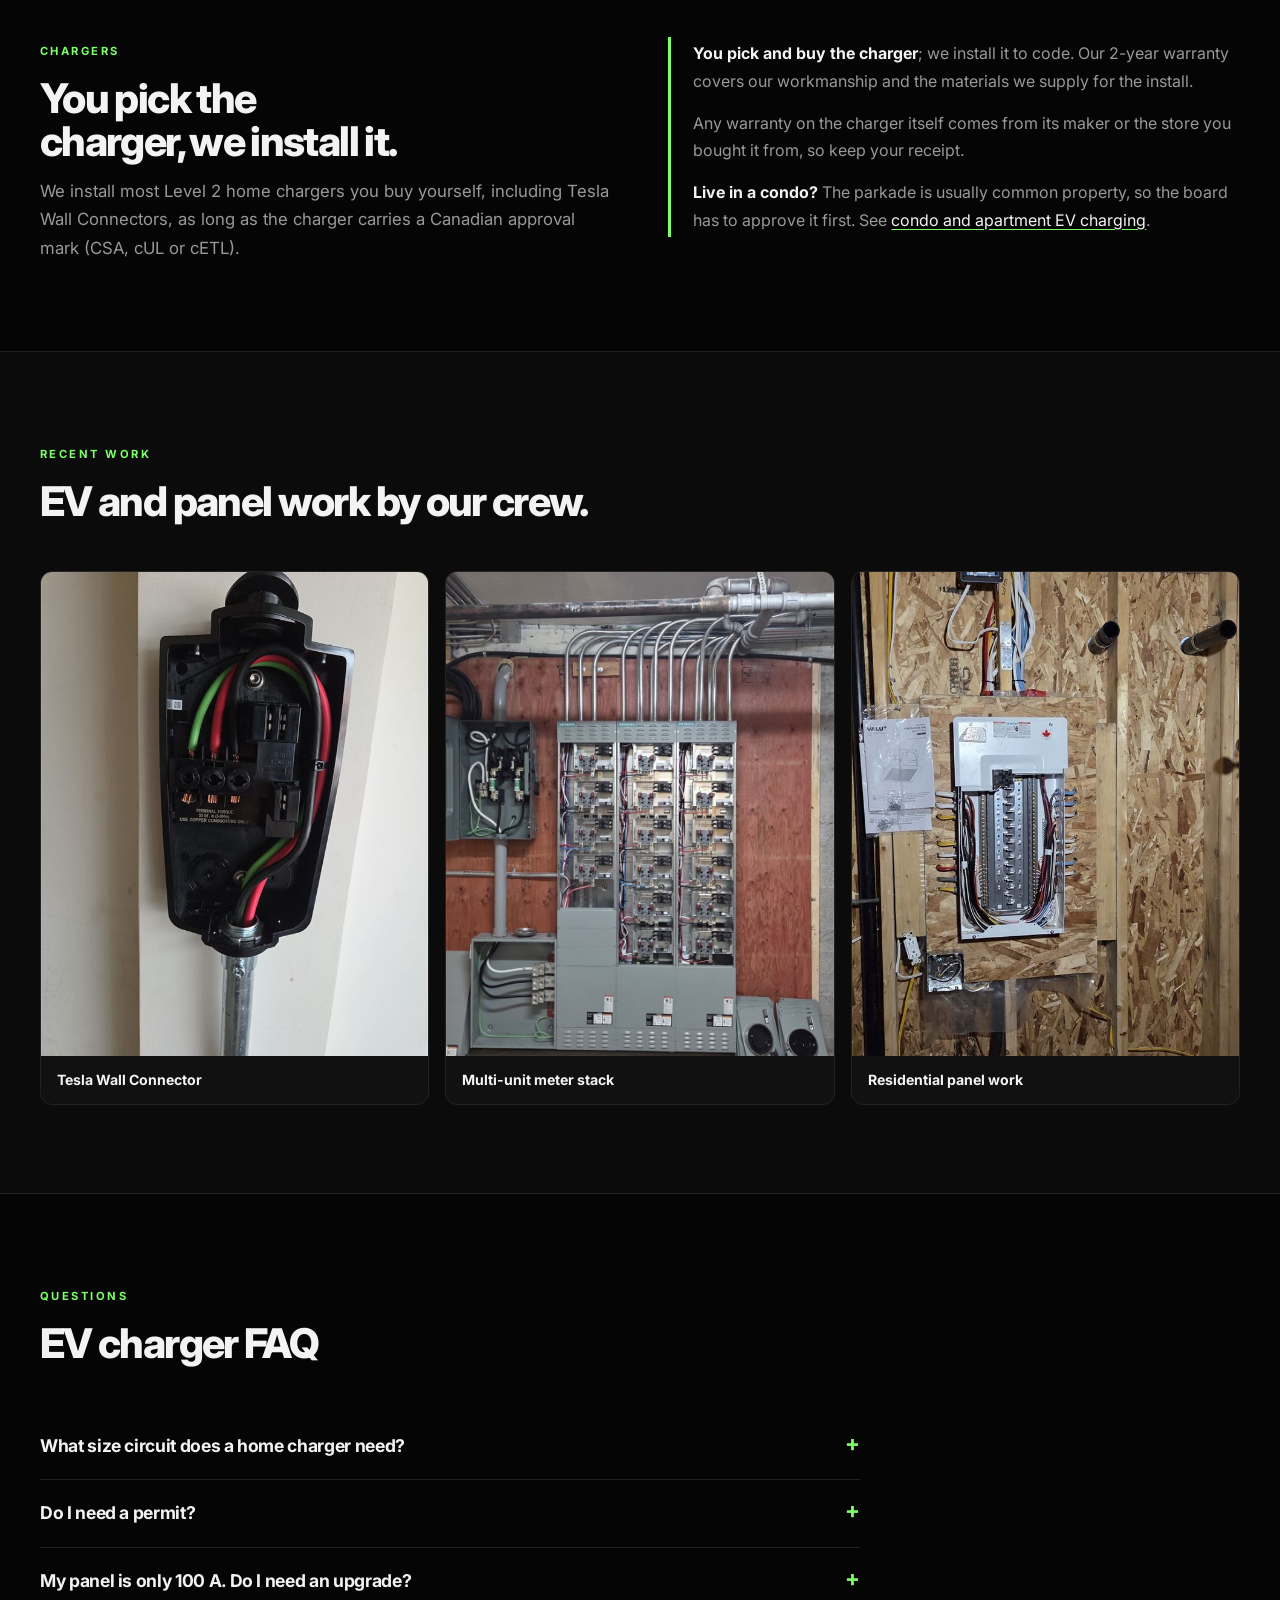
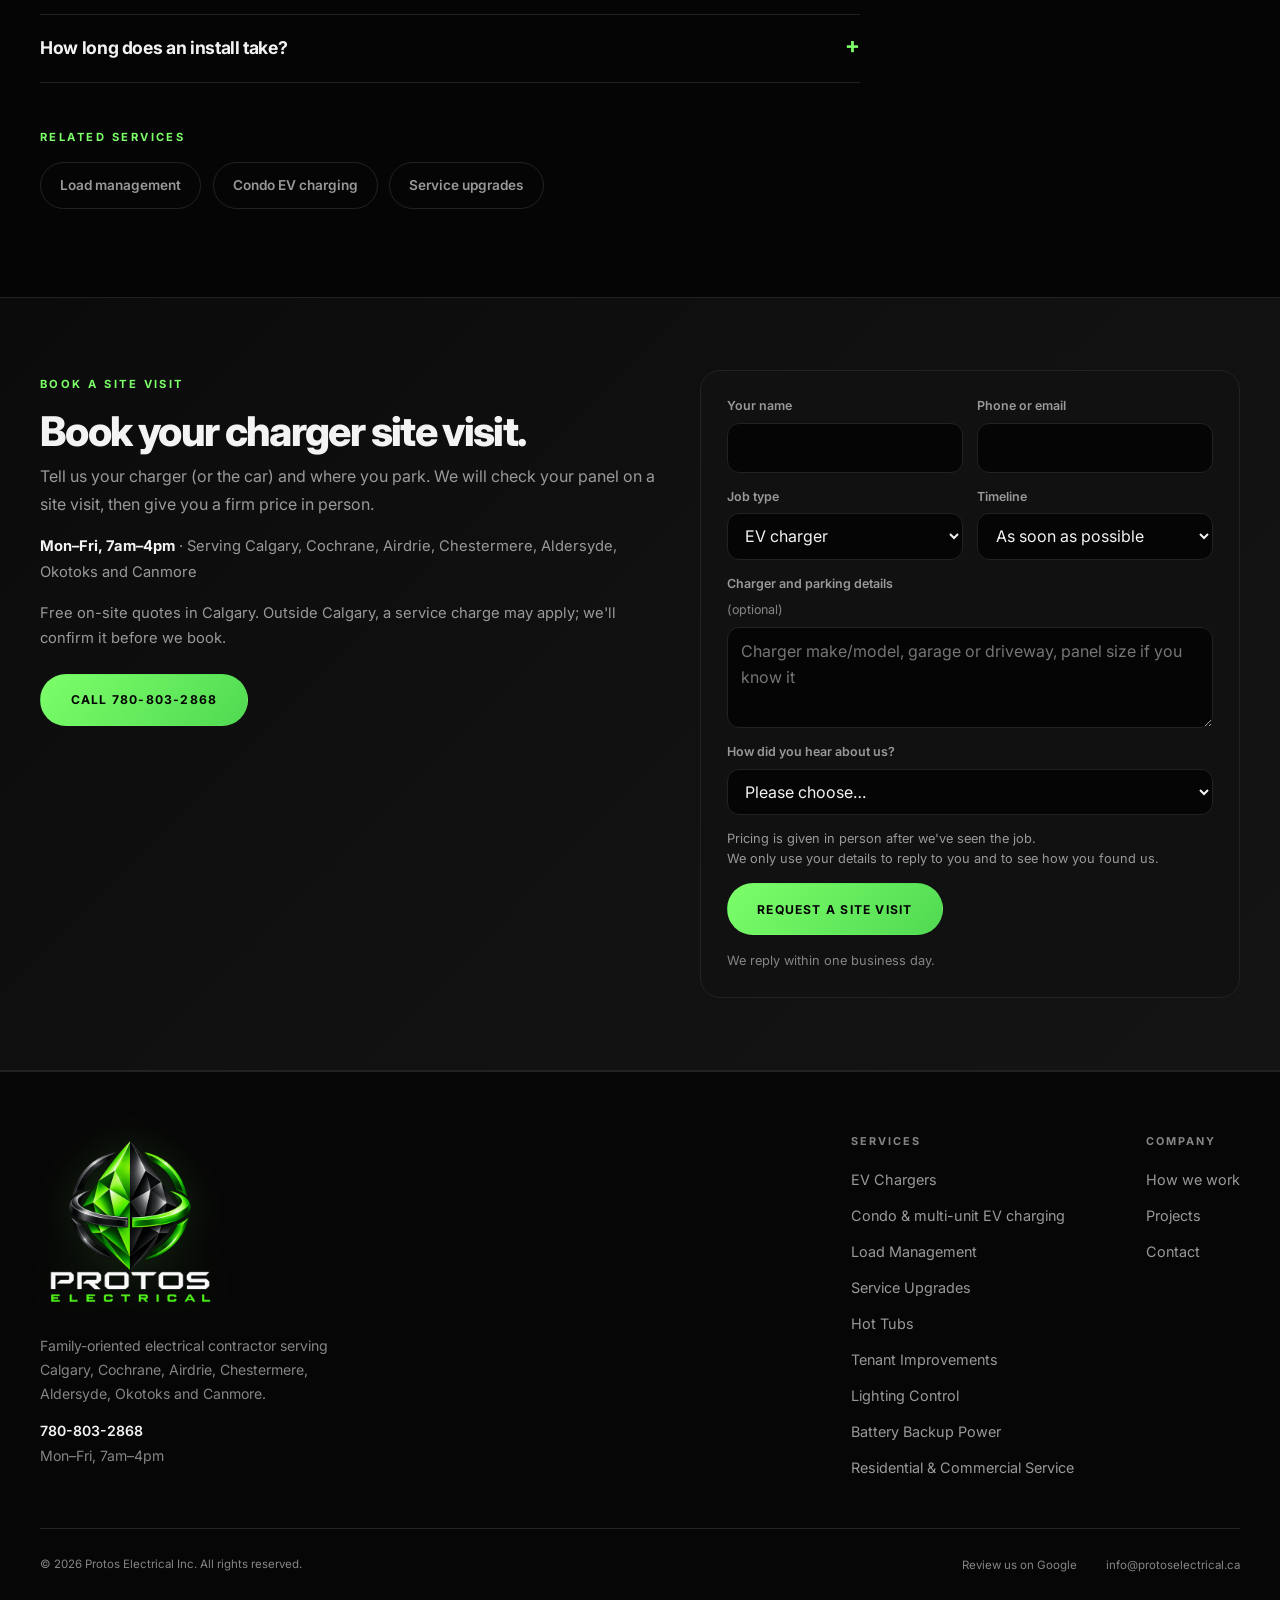
<file: ev-charger-installation.html>
<!DOCTYPE html>
<html lang="en-CA">
<head>
<meta charset="UTF-8">
<meta name="viewport" content="width=device-width, initial-scale=1.0">
<title>EV Charger Installation in Calgary | Protos Electrical</title>
<meta name="description" content="Level 2 home EV charger installs in Calgary: panel check, load calculation, permit and inspection. Site visit first, then a firm price. Call 780-803-2868.">
<link rel="canonical" href="https://protoselectrical.ca/ev-charger-installation">
<meta property="og:type" content="website">
<meta property="og:url" content="https://protoselectrical.ca/ev-charger-installation">
<meta property="og:site_name" content="Protos Electrical">
<meta property="og:locale" content="en_CA">
<meta property="og:title" content="EV Charger Installation in Calgary | Protos Electrical">
<meta property="og:description" content="Level 2 home EV charger installs in Calgary: panel check, load calculation, permit and inspection. Site visit first, then a firm price. Call 780-803-2868.">
<meta property="og:image" content="https://protoselectrical.ca/assets/share-logo.png">
<meta property="og:image:width" content="1200">
<meta property="og:image:height" content="630">
<meta property="og:image:type" content="image/png">
<meta property="og:image:alt" content="Protos Electrical logo">
<meta name="twitter:card" content="summary_large_image">
<meta name="twitter:title" content="EV Charger Installation in Calgary | Protos Electrical">
<meta name="twitter:description" content="Level 2 home EV charger installs in Calgary: panel check, load calculation, permit and inspection. Site visit first, then a firm price. Call 780-803-2868.">
<meta name="twitter:image" content="https://protoselectrical.ca/assets/share-logo.png">
<meta name="twitter:image:alt" content="Protos Electrical logo">
<meta name="theme-color" content="#050505">
<link rel="icon" type="image/png" sizes="64x64" href="/assets/favicon-64.png">
<link rel="apple-touch-icon" href="/assets/apple-touch-icon.png">
<link rel="preconnect" href="https://fonts.googleapis.com">
<link rel="preconnect" href="https://fonts.gstatic.com" crossorigin>
<link href="https://fonts.googleapis.com/css2?family=Inter:wght@400;500;600;700;800&display=swap" rel="stylesheet">
<link rel="stylesheet" href="/assets/site.css">
<script type="application/ld+json">
{
 "@context":"https://schema.org",
 "@type":"Service",
 "name":"Home EV charger installation",
 "serviceType":"Level 2 EV charger installation",
 "url":"https://protoselectrical.ca/ev-charger-installation",
 "provider":{"@type":"Electrician","@id":"https://protoselectrical.ca/#business","name":"Protos Electrical","url":"https://protoselectrical.ca/","telephone":"+1-780-803-2868"},
 "areaServed":[{"@type":"City","name":"Calgary"},{"@type":"City","name":"Cochrane"},{"@type":"City","name":"Airdrie"},{"@type":"City","name":"Chestermere"},{"@type":"Place","name":"Aldersyde"},{"@type":"City","name":"Okotoks"},{"@type":"City","name":"Canmore"}],
 "description":"Level 2 EV charger installation for homes and garages: panel and load check, dedicated circuit, permit and inspection, with load management where the panel is tight."
}
</script>
<script type="application/ld+json">
{
 "@context":"https://schema.org",
 "@type":"BreadcrumbList",
 "itemListElement":[
  {"@type":"ListItem","position":1,"name":"Home","item":"https://protoselectrical.ca/"},
  {"@type":"ListItem","position":2,"name":"EV charger installation","item":"https://protoselectrical.ca/ev-charger-installation"}
 ]
}
</script>
<script type="application/ld+json">
{
 "@context": "https://schema.org",
 "@type": "FAQPage",
 "mainEntity": [
  {
   "@type": "Question",
   "name": "What size circuit does a home charger need?",
   "acceptedAnswer": {
    "@type": "Answer",
    "text": "It depends on the charger and your panel. Many home chargers run on a 40 A to 60 A circuit. We size the circuit to the charger and to what your service can carry."
   }
  },
  {
   "@type": "Question",
   "name": "Do I need a permit?",
   "acceptedAnswer": {
    "@type": "Answer",
    "text": "Yes. A new EV charger circuit needs an electrical permit. We pull it and book the inspection for you."
   }
  },
  {
   "@type": "Question",
   "name": "My panel is only 100 A. Do I need an upgrade?",
   "acceptedAnswer": {
    "@type": "Answer",
    "text": "Not always. A load calculation tells us, and load management can often let a charger share your existing service. If you do need more capacity, see service upgrades."
   }
  },
  {
   "@type": "Question",
   "name": "How long does an install take?",
   "acceptedAnswer": {
    "@type": "Answer",
    "text": "Most home installs are done in a day or less once we've seen the site. Long runs, a panel change or a service upgrade add time, and we'll tell you up front."
   }
  }
 ]
}
</script>
</head>
<body>

<div class="topbar">
  <div class="container topbar-inner">
    <div class="topbar-meta">
      <span>Calgary &amp; area</span>
      <span>Mon–Fri 7am–4pm</span>
    </div>
    <div class="topbar-meta">
      <a href="tel:+17808032868">780-803-2868</a>
      <a href="mailto:info@protoselectrical.ca">info@protoselectrical.ca</a>
    </div>
  </div>
</div>

<header class="site-header">
  <div class="container header-inner">
    <a href="/" class="brand" aria-label="Protos Electrical — home">
      <img class="brand-icon" src="/assets/protos-mark.png" alt="" width="128" height="128"><span class="brand-name">Protos <span>Electrical</span></span>
    </a>
    <nav class="main-nav" aria-label="Primary navigation">
      <a href="/#services">Services</a>
      <a href="/condo-ev-charging">Condo EV</a>
      <a href="/#family">Family</a>
      <a href="/#process">Process</a>
      <a href="/#projects">Projects</a>
      <a href="/#contact">Contact</a>
    </nav>
    <a class="nav-cta" href="tel:+17808032868">Call 780-803-2868</a>
    <button class="nav-toggle" id="nav-toggle" aria-label="Open navigation" aria-expanded="false" aria-controls="mobile-nav">
      <span></span><span></span><span></span>
    </button>
  </div>
</header>

<div class="mobile-nav" id="mobile-nav" aria-hidden="true" role="dialog" aria-label="Mobile navigation">
  <a href="/#services">Services</a>
  <a href="/condo-ev-charging">Condo EV</a>
  <a href="/#family">Family</a>
  <a href="/#process">Process</a>
  <a href="/#projects">Projects</a>
  <a href="/#contact">Contact</a>
  <a class="button button-primary mobile-cta" href="tel:+17808032868">Call 780-803-2868</a>
</div>

<main>
<div class="container breadcrumb"><a href="/">Home</a><span aria-hidden="true">/</span><span>EV charger installation</span></div>
<section class="svc-hero">
  <div class="container svc-hero-grid">
    <div>
      <span class="eyebrow">EV charger installation</span>
      <h1>Home EV charger installation in Calgary.</h1>
      <p class="lead">Level 2 charging in your garage or driveway, sized to your panel, permitted and inspected. If your panel looks too small, we check whether load management can avoid a service upgrade first. Protos Electrical is a Master Electrician-led electrical contractor in Calgary, also serving Cochrane, Airdrie, Chestermere, Aldersyde, Okotoks and Canmore.</p>
      <div class="actions">
        <a class="button button-primary" href="tel:+17808032868">Call 780-803-2868</a>
        <a class="button button-secondary" href="#quote">Book a site visit</a>
      </div>
      <ul class="hero-points">
      <li>Level 2 charging</li>
      <li>Permit &amp; inspection</li>
      <li>2-year workmanship warranty</li>
      </ul>
    </div>
    <figure class="hero-photo">
      <img src="/assets/projects/ev-charger-pipe.jpg" alt="EV charger mounted on a garage wall with a conduit run" width="640" height="800">
      <figcaption>Garage EV charger with surface conduit</figcaption>
    </figure>
  </div>
</section>
<section class="section section-alt">
  <div class="container">
    <div class="section-header">
      <span class="eyebrow">What's included</span>
      <h2>Done properly, the first time.</h2>
    </div>
    <div class="card-grid">
      <article class="card">
        <h3>Panel and load check</h3>
        <p>We look at your service and run a load calculation, so the charger circuit fits what your home can carry.</p>
        <ul><li>Panel capacity check</li><li>Load calculation to code</li><li><a href="/load-management">Load management</a> if the panel is tight</li></ul>
      </article>
      <article class="card">
        <h3>A clean install</h3>
        <p>The charger goes where your cable reaches the car, with a tidy, protected run back to the panel.</p>
        <ul><li>Garage or driveway</li><li>Surface conduit or concealed where possible</li><li>Dedicated circuit sized to the charger</li></ul>
      </article>
      <article class="card">
        <h3>Permit and inspection</h3>
        <p>A new charger circuit needs an electrical permit. We pull it, book the inspection and walk you through the finished install.</p>
        <ul><li>Permit pulled for you</li><li>Inspection booked</li><li>2-year workmanship warranty</li></ul>
      </article>
    </div>
  </div>
</section>

<section class="section">
  <div class="container split">
    <div class="section-header" style="margin-bottom:0">
      <span class="eyebrow">Chargers</span>
      <h2>You pick the charger, we install it.</h2>
      <p>We install most Level 2 home chargers you buy yourself, including Tesla Wall Connectors, as long as the charger carries a Canadian approval mark (CSA, cUL or cETL).</p>
    </div>
    <div class="callout">
      <p><strong>You pick and buy the charger</strong>; we install it to code. Our 2-year warranty covers our workmanship and the materials we supply for the install.</p>
      <p>Any warranty on the charger itself comes from its maker or the store you bought it from, so keep your receipt.</p>
      <p><strong>Live in a condo?</strong> The parkade is usually common property, so the board has to approve it first. See <a href="/condo-ev-charging">condo and apartment EV charging</a>.</p>
    </div>
  </div>
</section>

<section class="section section-alt">
  <div class="container">
    <div class="section-header"><span class="eyebrow">Recent work</span><h2>EV and panel work by our crew.</h2></div>
    <div class="photo-grid">
      <figure><img src="/assets/projects/ev-charger-tesla.jpg" alt="Tesla Wall Connector wired and ready for its cover" loading="lazy" width="640" height="800"><figcaption>Tesla Wall Connector</figcaption></figure>
      <figure><img src="/assets/projects/meter-stack-condo.jpg" alt="Multi-unit meter stack installed in a condo electrical room" loading="lazy" width="640" height="800"><figcaption>Multi-unit meter stack</figcaption></figure>
      <figure><img src="/assets/projects/new-home-panel.jpg" alt="Residential panel installed during rough-in" loading="lazy" width="640" height="800"><figcaption>Residential panel work</figcaption></figure>
    </div>
  </div>
</section>

<section class="section">
  <div class="container">
    <div class="section-header"><span class="eyebrow">Questions</span><h2>EV charger FAQ</h2></div>
    <div class="faq">
      <details><summary>What size circuit does a home charger need?</summary><p>It depends on the charger and your panel. Many home chargers run on a 40 A to 60 A circuit. We size the circuit to the charger and to what your service can carry.</p></details>
      <details><summary>Do I need a permit?</summary><p>Yes. A new EV charger circuit needs an electrical permit. We pull it and book the inspection for you.</p></details>
      <details><summary>My panel is only 100 A. Do I need an upgrade?</summary><p>Not always. A load calculation tells us, and <a href="/load-management">load management</a> can often let a charger share your existing service. If you do need more capacity, see <a href="/service-upgrades">service upgrades</a>.</p></details>
      <details><summary>How long does an install take?</summary><p>Most home installs are done in a day or less once we've seen the site. Long runs, a panel change or a service upgrade add time, and we'll tell you up front.</p></details>
    </div>
    <div style="margin-top:2.5rem">
      <span class="eyebrow">Related services</span>
      <div class="related"><a href="/load-management">Load management</a><a href="/condo-ev-charging">Condo EV charging</a><a href="/service-upgrades">Service upgrades</a></div>
    </div>
  </div>
</section>

<section class="quote-band" id="quote">
  <div class="container quote-inner">
    <div>
      <span class="eyebrow">Book a site visit</span>
      <h2>Book your charger site visit.</h2>
      <p>Tell us your charger (or the car) and where you park. We will check your panel on a site visit, then give you a firm price in person.</p>
      <p class="hours-line"><strong>Mon–Fri, 7am–4pm</strong> · Serving Calgary, Cochrane, Airdrie, Chestermere, Aldersyde, Okotoks and Canmore</p>
      <p class="hours-line">Free on-site quotes in Calgary. Outside Calgary, a service charge may apply; we'll confirm it before we book.</p>
      <div class="actions" style="margin-top:1.4rem">
        <a class="button button-primary" href="tel:+17808032868">Call 780-803-2868</a>
      </div>
    </div>
    <form class="contact-form lead-form" data-subject="Site visit request" novalidate>
      <div class="form-row">
        <label>Your name<input name="name" required autocomplete="name"></label>
        <label>Phone or email<input name="contact" required></label>
      </div>
      <div class="form-row">
        <label>Job type
          <select name="job">
            <option selected>EV charger</option>
            <option>Service upgrade</option>
            <option>Tenant improvement</option>
            <option>Hot tub</option>
            <option>Load management</option>
            <option>Battery backup power</option>
            <option>Home automation / lighting control</option>
            <option>Other</option>
          </select>
        </label>
        <label>Timeline
          <select name="timeline">
            <option>As soon as possible</option>
            <option>Within a month</option>
            <option>1–3 months</option>
            <option>Just planning</option>
          </select>
        </label>
      </div>
      <label>Charger and parking details <span class="optional">(optional)</span>
        <textarea name="details" rows="3" placeholder="Charger make/model, garage or driveway, panel size if you know it"></textarea>
      </label>
      <label>How did you hear about us?
        <select name="heard_about" required>
          <option value="">Please choose…</option>
          <option>Google search</option>
          <option>Google Maps / Business Profile</option>
          <option>Google ad</option>
          <option>Facebook or Instagram</option>
          <option>Nextdoor</option>
          <option>Door hanger or flyer</option>
          <option>Yard sign or truck</option>
          <option>Referral from a friend</option>
          <option>Repeat customer</option>
          <option>Other</option>
        </select>
      </label>
      <label class="hp-field" aria-hidden="true">Leave this empty<input name="_gotcha" tabindex="-1" autocomplete="off"></label>
      <p class="form-note">Pricing is given in person after we've seen the job.<br>We only use your details to reply to you and to see how you found us.</p>
      <button class="button button-primary" type="submit">Request a site visit</button>
      <p class="form-msg" role="status">We reply within one business day.</p>
    </form>
  </div>
</section>
</main>

<footer class="site-footer">
  <div class="container">
    <div class="footer-top">
      <div class="footer-brand">
        <img class="brand-mark" loading="lazy" decoding="async" src="/assets/protos-logo.png" alt="Protos Electrical" width="480" height="480">
        <p>Family-oriented electrical contractor serving Calgary, Cochrane, Airdrie, Chestermere, Aldersyde, Okotoks and Canmore.</p>
        <p><a href="tel:+17808032868">780-803-2868</a><br>Mon–Fri, 7am–4pm</p>
      </div>
      <div class="footer-links-group">
        <div class="footer-col">
          <h4>Services</h4>
          <ul>
            <li><a href="/ev-charger-installation">EV Chargers</a></li>
            <li><a href="/condo-ev-charging">Condo &amp; multi-unit EV charging</a></li>
            <li><a href="/load-management">Load Management</a></li>
            <li><a href="/service-upgrades">Service Upgrades</a></li>
            <li><a href="/hot-tub-wiring">Hot Tubs</a></li>
            <li><a href="/tenant-improvements">Tenant Improvements</a></li>
            <li><a href="/lighting-control">Lighting Control</a></li>
            <li><a href="/backup-power">Battery Backup Power</a></li>
            <li><a href="/#services">Residential &amp; Commercial Service</a></li>
          </ul>
        </div>
        <div class="footer-col">
          <h4>Company</h4>
          <ul>
            <li><a href="/#process">How we work</a></li>
            <li><a href="/#projects">Projects</a></li>
            <li><a href="/#contact">Contact</a></li>
          </ul>
        </div>
      </div>
    </div>
    <div class="footer-bottom">
      <p>&copy; 2026 Protos Electrical Inc. All rights reserved.</p>
      <div class="footer-bottom-links">
        <a href="https://g.page/r/Cb3orosDe9P_EBM/review" target="_blank" rel="noopener">Review us on Google</a>
        <a href="mailto:info@protoselectrical.ca">info@protoselectrical.ca</a>
      </div>
    </div>
  </div>
</footer>

<div class="call-bar">
  <a class="button button-primary" href="tel:+17808032868">Call now</a>
  <a class="button button-secondary" href="#quote">Book a visit</a>
</div>

<script src="/assets/site.js" defer></script>
</body>
</html>
</file>
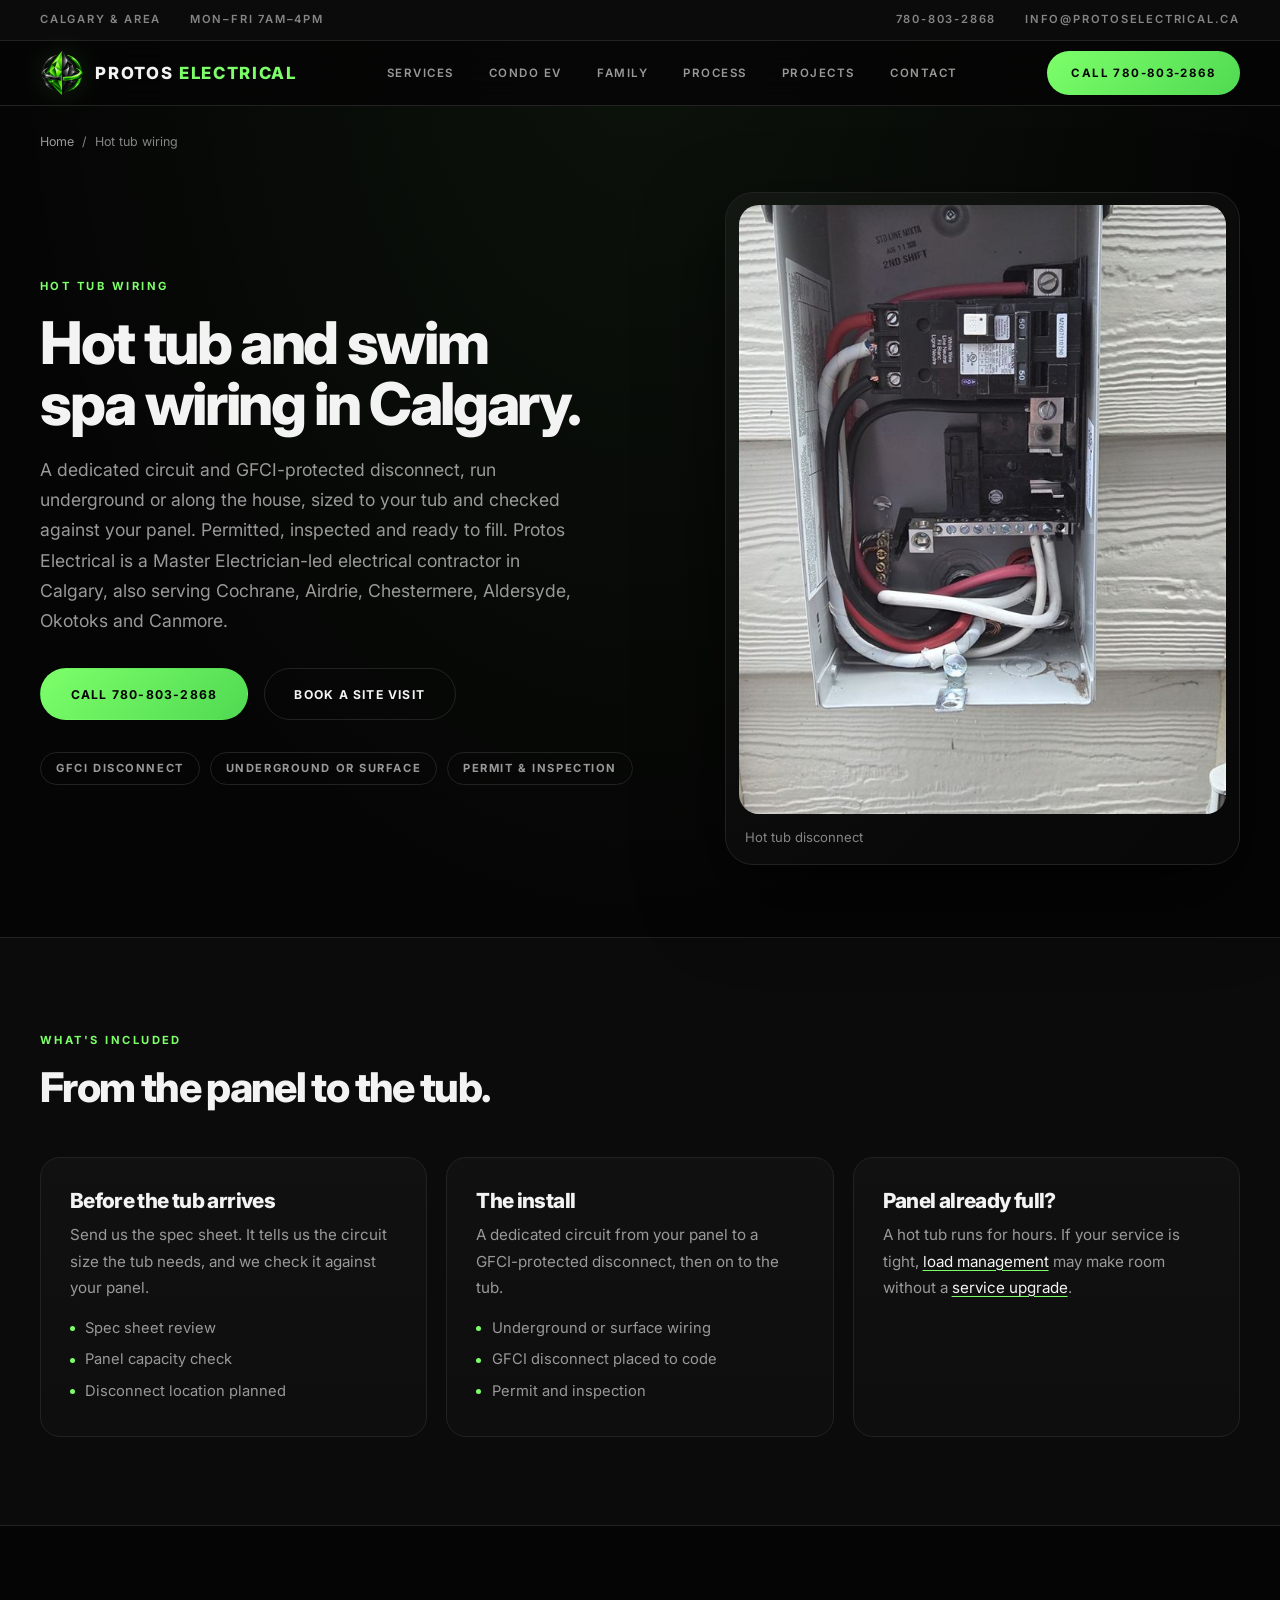
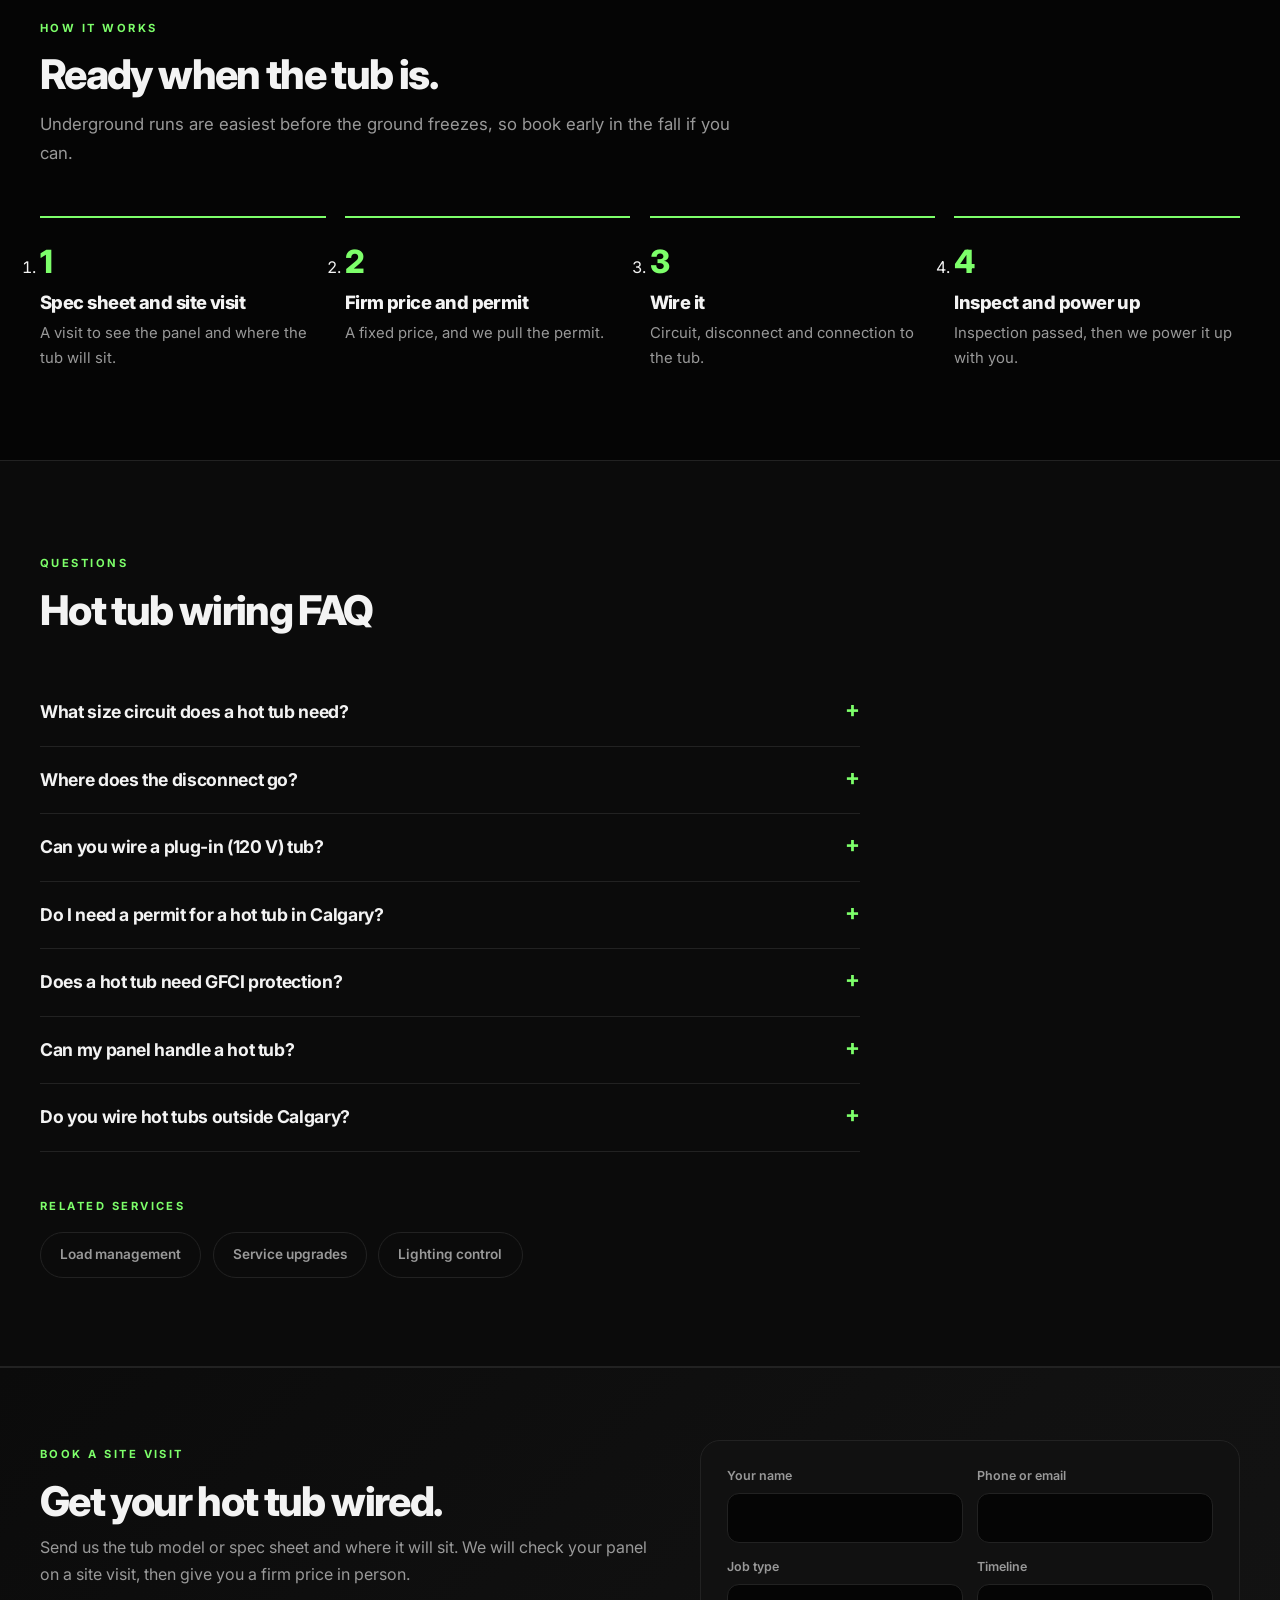
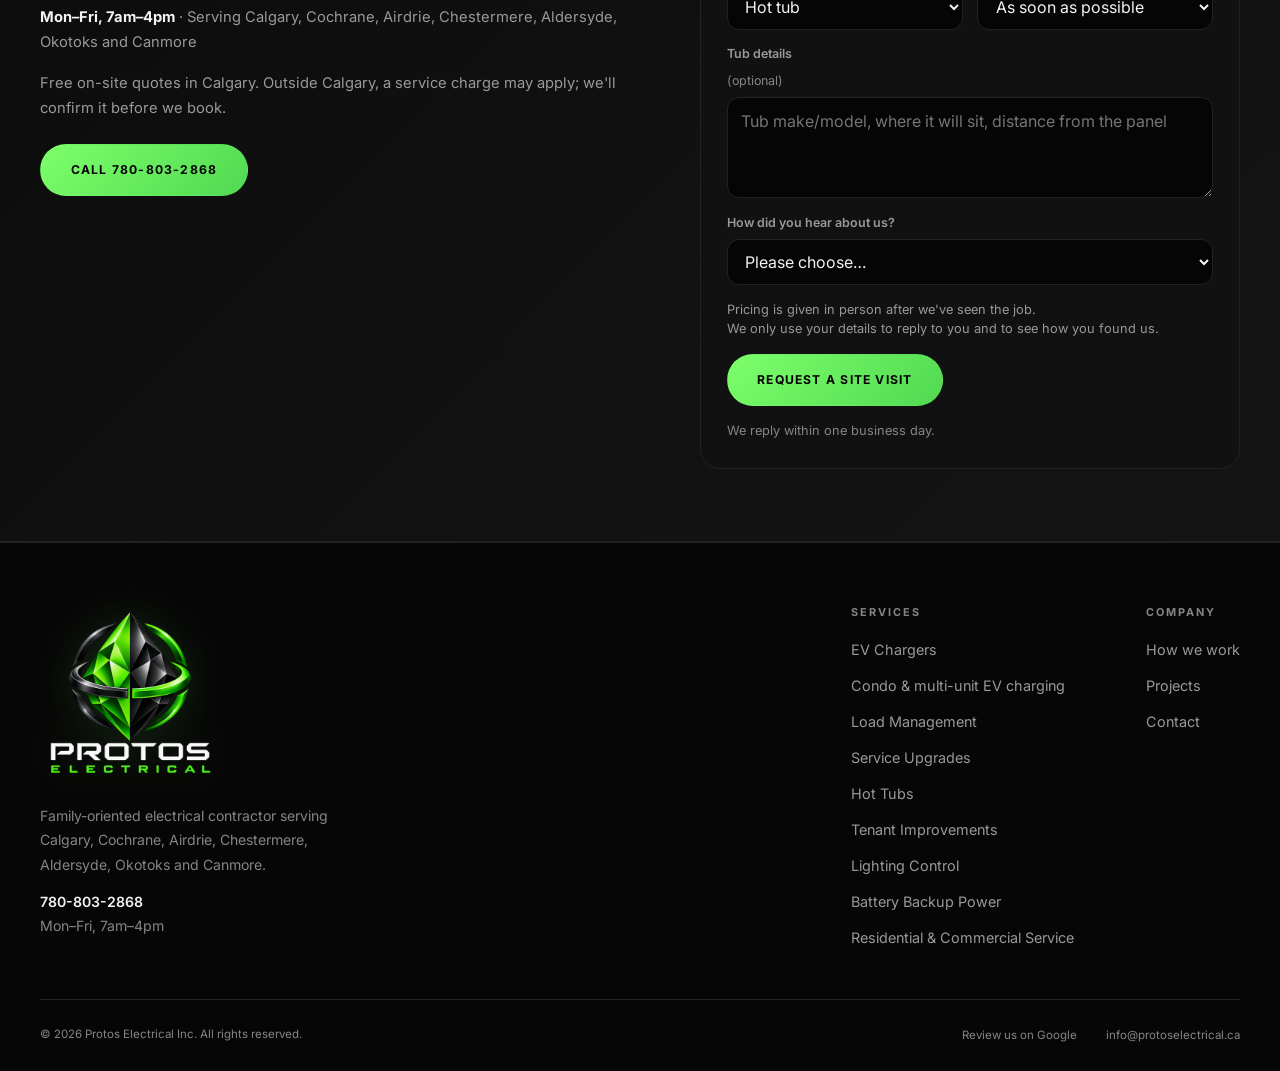
<file: hot-tub-wiring.html>
<!DOCTYPE html>
<html lang="en-CA">
<head>
<meta charset="UTF-8">
<meta name="viewport" content="width=device-width, initial-scale=1.0">
<title>Hot Tub Wiring in Calgary | Protos Electrical</title>
<meta name="description" content="Hot tub and swim spa wiring in Calgary: dedicated circuit, GFCI disconnect, underground or surface wiring, permit and inspection. Call 780-803-2868.">
<link rel="canonical" href="https://protoselectrical.ca/hot-tub-wiring">
<meta property="og:type" content="website">
<meta property="og:url" content="https://protoselectrical.ca/hot-tub-wiring">
<meta property="og:site_name" content="Protos Electrical">
<meta property="og:locale" content="en_CA">
<meta property="og:title" content="Hot Tub Wiring in Calgary | Protos Electrical">
<meta property="og:description" content="Hot tub and swim spa wiring in Calgary: dedicated circuit, GFCI disconnect, underground or surface wiring, permit and inspection. Call 780-803-2868.">
<meta property="og:image" content="https://protoselectrical.ca/assets/share-logo.png">
<meta property="og:image:width" content="1200">
<meta property="og:image:height" content="630">
<meta property="og:image:type" content="image/png">
<meta property="og:image:alt" content="Protos Electrical logo">
<meta name="twitter:card" content="summary_large_image">
<meta name="twitter:title" content="Hot Tub Wiring in Calgary | Protos Electrical">
<meta name="twitter:description" content="Hot tub and swim spa wiring in Calgary: dedicated circuit, GFCI disconnect, underground or surface wiring, permit and inspection. Call 780-803-2868.">
<meta name="twitter:image" content="https://protoselectrical.ca/assets/share-logo.png">
<meta name="twitter:image:alt" content="Protos Electrical logo">
<meta name="theme-color" content="#050505">
<link rel="icon" type="image/png" sizes="64x64" href="/assets/favicon-64.png">
<link rel="apple-touch-icon" href="/assets/apple-touch-icon.png">
<link rel="preconnect" href="https://fonts.googleapis.com">
<link rel="preconnect" href="https://fonts.gstatic.com" crossorigin>
<link href="https://fonts.googleapis.com/css2?family=Inter:wght@400;500;600;700;800&display=swap" rel="stylesheet">
<link rel="stylesheet" href="/assets/site.css">
<script type="application/ld+json">
{
 "@context":"https://schema.org",
 "@type":"Service",
 "name":"Hot tub and swim spa wiring",
 "serviceType":"Hot tub electrical installation",
 "url":"https://protoselectrical.ca/hot-tub-wiring",
 "provider":{"@type":"Electrician","@id":"https://protoselectrical.ca/#business","name":"Protos Electrical","url":"https://protoselectrical.ca/","telephone":"+1-780-803-2868"},
 "areaServed":[{"@type":"City","name":"Calgary"},{"@type":"City","name":"Cochrane"},{"@type":"City","name":"Airdrie"},{"@type":"City","name":"Chestermere"},{"@type":"Place","name":"Aldersyde"},{"@type":"City","name":"Okotoks"},{"@type":"City","name":"Canmore"}],
 "description":"Dedicated circuits and GFCI-protected disconnects for hot tubs and swim spas, run underground or on the surface, with a panel check, permit and inspection."
}
</script>
<script type="application/ld+json">
{
 "@context":"https://schema.org",
 "@type":"BreadcrumbList",
 "itemListElement":[
  {"@type":"ListItem","position":1,"name":"Home","item":"https://protoselectrical.ca/"},
  {"@type":"ListItem","position":2,"name":"Hot tub wiring","item":"https://protoselectrical.ca/hot-tub-wiring"}
 ]
}
</script>
<script type="application/ld+json">
{
 "@context": "https://schema.org",
 "@type": "FAQPage",
 "mainEntity": [
  {
   "@type": "Question",
   "name": "What size circuit does a hot tub need?",
   "acceptedAnswer": {
    "@type": "Answer",
    "text": "It depends on the tub. Many need a 40 A to 60 A, 240 V circuit, and swim spas can need more. The spec sheet tells us exactly."
   }
  },
  {
   "@type": "Question",
   "name": "Where does the disconnect go?",
   "acceptedAnswer": {
    "@type": "Answer",
    "text": "The Canadian Electrical Code sets where the disconnect can go relative to the tub. We place it where it's compliant and easy to reach."
   }
  },
  {
   "@type": "Question",
   "name": "Can you wire a plug-in (120 V) tub?",
   "acceptedAnswer": {
    "@type": "Answer",
    "text": "Yes. Plug-in tubs need their own GFCI-protected outlet on a dedicated circuit. We'll check what you have and add one if needed."
   }
  },
  {
   "@type": "Question",
   "name": "Do I need a permit for a hot tub in Calgary?",
   "acceptedAnswer": {
    "@type": "Answer",
    "text": "Yes. In Calgary, wiring a hot tub needs an electrical permit from the City. We pull the permit and book the inspection."
   }
  },
  {
   "@type": "Question",
   "name": "Does a hot tub need GFCI protection?",
   "acceptedAnswer": {
    "@type": "Answer",
    "text": "Yes. A hot tub circuit needs ground-fault protection and a disconnect, placed where the Canadian Electrical Code requires. We install both as part of the job."
   }
  },
  {
   "@type": "Question",
   "name": "Can my panel handle a hot tub?",
   "acceptedAnswer": {
    "@type": "Answer",
    "text": "It depends on what else your service is already carrying. We check with a load calculation, and where the panel is tight, a certified load management device can sometimes let the tub share capacity, where code and the inspector allow it, so you can skip a service upgrade."
   }
  },
  {
   "@type": "Question",
   "name": "Do you wire hot tubs outside Calgary?",
   "acceptedAnswer": {
    "@type": "Answer",
    "text": "Yes. We wire hot tubs and swim spas in Calgary, Cochrane, Airdrie, Chestermere, Aldersyde, Okotoks and Canmore."
   }
  }
 ]
}
</script>
</head>
<body>

<div class="topbar">
  <div class="container topbar-inner">
    <div class="topbar-meta">
      <span>Calgary &amp; area</span>
      <span>Mon–Fri 7am–4pm</span>
    </div>
    <div class="topbar-meta">
      <a href="tel:+17808032868">780-803-2868</a>
      <a href="mailto:info@protoselectrical.ca">info@protoselectrical.ca</a>
    </div>
  </div>
</div>

<header class="site-header">
  <div class="container header-inner">
    <a href="/" class="brand" aria-label="Protos Electrical — home">
      <img class="brand-icon" src="/assets/protos-mark.png" alt="" width="128" height="128"><span class="brand-name">Protos <span>Electrical</span></span>
    </a>
    <nav class="main-nav" aria-label="Primary navigation">
      <a href="/#services">Services</a>
      <a href="/condo-ev-charging">Condo EV</a>
      <a href="/#family">Family</a>
      <a href="/#process">Process</a>
      <a href="/#projects">Projects</a>
      <a href="/#contact">Contact</a>
    </nav>
    <a class="nav-cta" href="tel:+17808032868">Call 780-803-2868</a>
    <button class="nav-toggle" id="nav-toggle" aria-label="Open navigation" aria-expanded="false" aria-controls="mobile-nav">
      <span></span><span></span><span></span>
    </button>
  </div>
</header>

<div class="mobile-nav" id="mobile-nav" aria-hidden="true" role="dialog" aria-label="Mobile navigation">
  <a href="/#services">Services</a>
  <a href="/condo-ev-charging">Condo EV</a>
  <a href="/#family">Family</a>
  <a href="/#process">Process</a>
  <a href="/#projects">Projects</a>
  <a href="/#contact">Contact</a>
  <a class="button button-primary mobile-cta" href="tel:+17808032868">Call 780-803-2868</a>
</div>

<main>
<div class="container breadcrumb"><a href="/">Home</a><span aria-hidden="true">/</span><span>Hot tub wiring</span></div>
<section class="svc-hero">
  <div class="container svc-hero-grid">
    <div>
      <span class="eyebrow">Hot tub wiring</span>
      <h1>Hot tub and swim spa wiring in Calgary.</h1>
      <p class="lead">A dedicated circuit and GFCI-protected disconnect, run underground or along the house, sized to your tub and checked against your panel. Permitted, inspected and ready to fill. Protos Electrical is a Master Electrician-led electrical contractor in Calgary, also serving Cochrane, Airdrie, Chestermere, Aldersyde, Okotoks and Canmore.</p>
      <div class="actions">
        <a class="button button-primary" href="tel:+17808032868">Call 780-803-2868</a>
        <a class="button button-secondary" href="#quote">Book a site visit</a>
      </div>
      <ul class="hero-points">
      <li>GFCI disconnect</li>
      <li>Underground or surface</li>
      <li>Permit &amp; inspection</li>
      </ul>
    </div>
    <figure class="hero-photo">
      <img src="/assets/projects/hot-tub-install.jpg" alt="Hot tub GFCI disconnect installed on a house exterior" width="640" height="800">
      <figcaption>Hot tub disconnect</figcaption>
    </figure>
  </div>
</section>
<section class="section section-alt">
  <div class="container">
    <div class="section-header">
      <span class="eyebrow">What's included</span>
      <h2>From the panel to the tub.</h2>
    </div>
    <div class="card-grid">
      <article class="card">
        <h3>Before the tub arrives</h3>
        <p>Send us the spec sheet. It tells us the circuit size the tub needs, and we check it against your panel.</p>
        <ul><li>Spec sheet review</li><li>Panel capacity check</li><li>Disconnect location planned</li></ul>
      </article>
      <article class="card">
        <h3>The install</h3>
        <p>A dedicated circuit from your panel to a GFCI-protected disconnect, then on to the tub.</p>
        <ul><li>Underground or surface wiring</li><li>GFCI disconnect placed to code</li><li>Permit and inspection</li></ul>
      </article>
      <article class="card">
        <h3>Panel already full?</h3>
        <p>A hot tub runs for hours. If your service is tight, <a href="/load-management">load management</a> may make room without a <a href="/service-upgrades">service upgrade</a>.</p>
      </article>
    </div>
  </div>
</section>

<section class="section">
  <div class="container">
    <div class="section-header">
      <span class="eyebrow">How it works</span>
      <h2>Ready when the tub is.</h2>
      <p>Underground runs are easiest before the ground freezes, so book early in the fall if you can.</p>
    </div>
    <ol class="steps">
      <li><h3>Spec sheet and site visit</h3><p>A visit to see the panel and where the tub will sit.</p></li>
      <li><h3>Firm price and permit</h3><p>A fixed price, and we pull the permit.</p></li>
      <li><h3>Wire it</h3><p>Circuit, disconnect and connection to the tub.</p></li>
      <li><h3>Inspect and power up</h3><p>Inspection passed, then we power it up with you.</p></li>
    </ol>
  </div>
</section>

<section class="section section-alt">
  <div class="container">
    <div class="section-header"><span class="eyebrow">Questions</span><h2>Hot tub wiring FAQ</h2></div>
    <div class="faq">
      <details><summary>What size circuit does a hot tub need?</summary><p>It depends on the tub. Many need a 40 A to 60 A, 240 V circuit, and swim spas can need more. The spec sheet tells us exactly.</p></details>
      <details><summary>Where does the disconnect go?</summary><p>The Canadian Electrical Code sets where the disconnect can go relative to the tub. We place it where it's compliant and easy to reach.</p></details>
      <details><summary>Can you wire a plug-in (120 V) tub?</summary><p>Yes. Plug-in tubs need their own GFCI-protected outlet on a dedicated circuit. We'll check what you have and add one if needed.</p></details>
      <details><summary>Do I need a permit for a hot tub in Calgary?</summary><p>Yes. In Calgary, wiring a hot tub needs an electrical permit from the City. We pull the permit and book the inspection.</p></details>
      <details><summary>Does a hot tub need GFCI protection?</summary><p>Yes. A hot tub circuit needs ground-fault protection and a disconnect, placed where the Canadian Electrical Code requires. We install both as part of the job.</p></details>
      <details><summary>Can my panel handle a hot tub?</summary><p>It depends on what else your service is already carrying. We check with a load calculation, and where the panel is tight, a certified load management device can sometimes let the tub share capacity, where code and the inspector allow it, so you can skip a service upgrade.</p></details>
      <details><summary>Do you wire hot tubs outside Calgary?</summary><p>Yes. We wire hot tubs and swim spas in Calgary, Cochrane, Airdrie, Chestermere, Aldersyde, Okotoks and Canmore.</p></details>
    </div>
    <div style="margin-top:2.5rem">
      <span class="eyebrow">Related services</span>
      <div class="related"><a href="/load-management">Load management</a><a href="/service-upgrades">Service upgrades</a><a href="/lighting-control">Lighting control</a></div>
    </div>
  </div>
</section>

<section class="quote-band" id="quote">
  <div class="container quote-inner">
    <div>
      <span class="eyebrow">Book a site visit</span>
      <h2>Get your hot tub wired.</h2>
      <p>Send us the tub model or spec sheet and where it will sit. We will check your panel on a site visit, then give you a firm price in person.</p>
      <p class="hours-line"><strong>Mon–Fri, 7am–4pm</strong> · Serving Calgary, Cochrane, Airdrie, Chestermere, Aldersyde, Okotoks and Canmore</p>
      <p class="hours-line">Free on-site quotes in Calgary. Outside Calgary, a service charge may apply; we'll confirm it before we book.</p>
      <div class="actions" style="margin-top:1.4rem">
        <a class="button button-primary" href="tel:+17808032868">Call 780-803-2868</a>
      </div>
    </div>
    <form class="contact-form lead-form" data-subject="Site visit request" novalidate>
      <div class="form-row">
        <label>Your name<input name="name" required autocomplete="name"></label>
        <label>Phone or email<input name="contact" required></label>
      </div>
      <div class="form-row">
        <label>Job type
          <select name="job">
            <option>EV charger</option>
            <option>Service upgrade</option>
            <option>Tenant improvement</option>
            <option selected>Hot tub</option>
            <option>Load management</option>
            <option>Battery backup power</option>
            <option>Home automation / lighting control</option>
            <option>Other</option>
          </select>
        </label>
        <label>Timeline
          <select name="timeline">
            <option>As soon as possible</option>
            <option>Within a month</option>
            <option>1–3 months</option>
            <option>Just planning</option>
          </select>
        </label>
      </div>
      <label>Tub details <span class="optional">(optional)</span>
        <textarea name="details" rows="3" placeholder="Tub make/model, where it will sit, distance from the panel"></textarea>
      </label>
      <label>How did you hear about us?
        <select name="heard_about" required>
          <option value="">Please choose…</option>
          <option>Google search</option>
          <option>Google Maps / Business Profile</option>
          <option>Google ad</option>
          <option>Facebook or Instagram</option>
          <option>Nextdoor</option>
          <option>Door hanger or flyer</option>
          <option>Yard sign or truck</option>
          <option>Referral from a friend</option>
          <option>Repeat customer</option>
          <option>Other</option>
        </select>
      </label>
      <label class="hp-field" aria-hidden="true">Leave this empty<input name="_gotcha" tabindex="-1" autocomplete="off"></label>
      <p class="form-note">Pricing is given in person after we've seen the job.<br>We only use your details to reply to you and to see how you found us.</p>
      <button class="button button-primary" type="submit">Request a site visit</button>
      <p class="form-msg" role="status">We reply within one business day.</p>
    </form>
  </div>
</section>
</main>

<footer class="site-footer">
  <div class="container">
    <div class="footer-top">
      <div class="footer-brand">
        <img class="brand-mark" loading="lazy" decoding="async" src="/assets/protos-logo.png" alt="Protos Electrical" width="480" height="480">
        <p>Family-oriented electrical contractor serving Calgary, Cochrane, Airdrie, Chestermere, Aldersyde, Okotoks and Canmore.</p>
        <p><a href="tel:+17808032868">780-803-2868</a><br>Mon–Fri, 7am–4pm</p>
      </div>
      <div class="footer-links-group">
        <div class="footer-col">
          <h4>Services</h4>
          <ul>
            <li><a href="/ev-charger-installation">EV Chargers</a></li>
            <li><a href="/condo-ev-charging">Condo &amp; multi-unit EV charging</a></li>
            <li><a href="/load-management">Load Management</a></li>
            <li><a href="/service-upgrades">Service Upgrades</a></li>
            <li><a href="/hot-tub-wiring">Hot Tubs</a></li>
            <li><a href="/tenant-improvements">Tenant Improvements</a></li>
            <li><a href="/lighting-control">Lighting Control</a></li>
            <li><a href="/backup-power">Battery Backup Power</a></li>
            <li><a href="/#services">Residential &amp; Commercial Service</a></li>
          </ul>
        </div>
        <div class="footer-col">
          <h4>Company</h4>
          <ul>
            <li><a href="/#process">How we work</a></li>
            <li><a href="/#projects">Projects</a></li>
            <li><a href="/#contact">Contact</a></li>
          </ul>
        </div>
      </div>
    </div>
    <div class="footer-bottom">
      <p>&copy; 2026 Protos Electrical Inc. All rights reserved.</p>
      <div class="footer-bottom-links">
        <a href="https://g.page/r/Cb3orosDe9P_EBM/review" target="_blank" rel="noopener">Review us on Google</a>
        <a href="mailto:info@protoselectrical.ca">info@protoselectrical.ca</a>
      </div>
    </div>
  </div>
</footer>

<div class="call-bar">
  <a class="button button-primary" href="tel:+17808032868">Call now</a>
  <a class="button button-secondary" href="#quote">Book a visit</a>
</div>

<script src="/assets/site.js" defer></script>
</body>
</html>
</file>
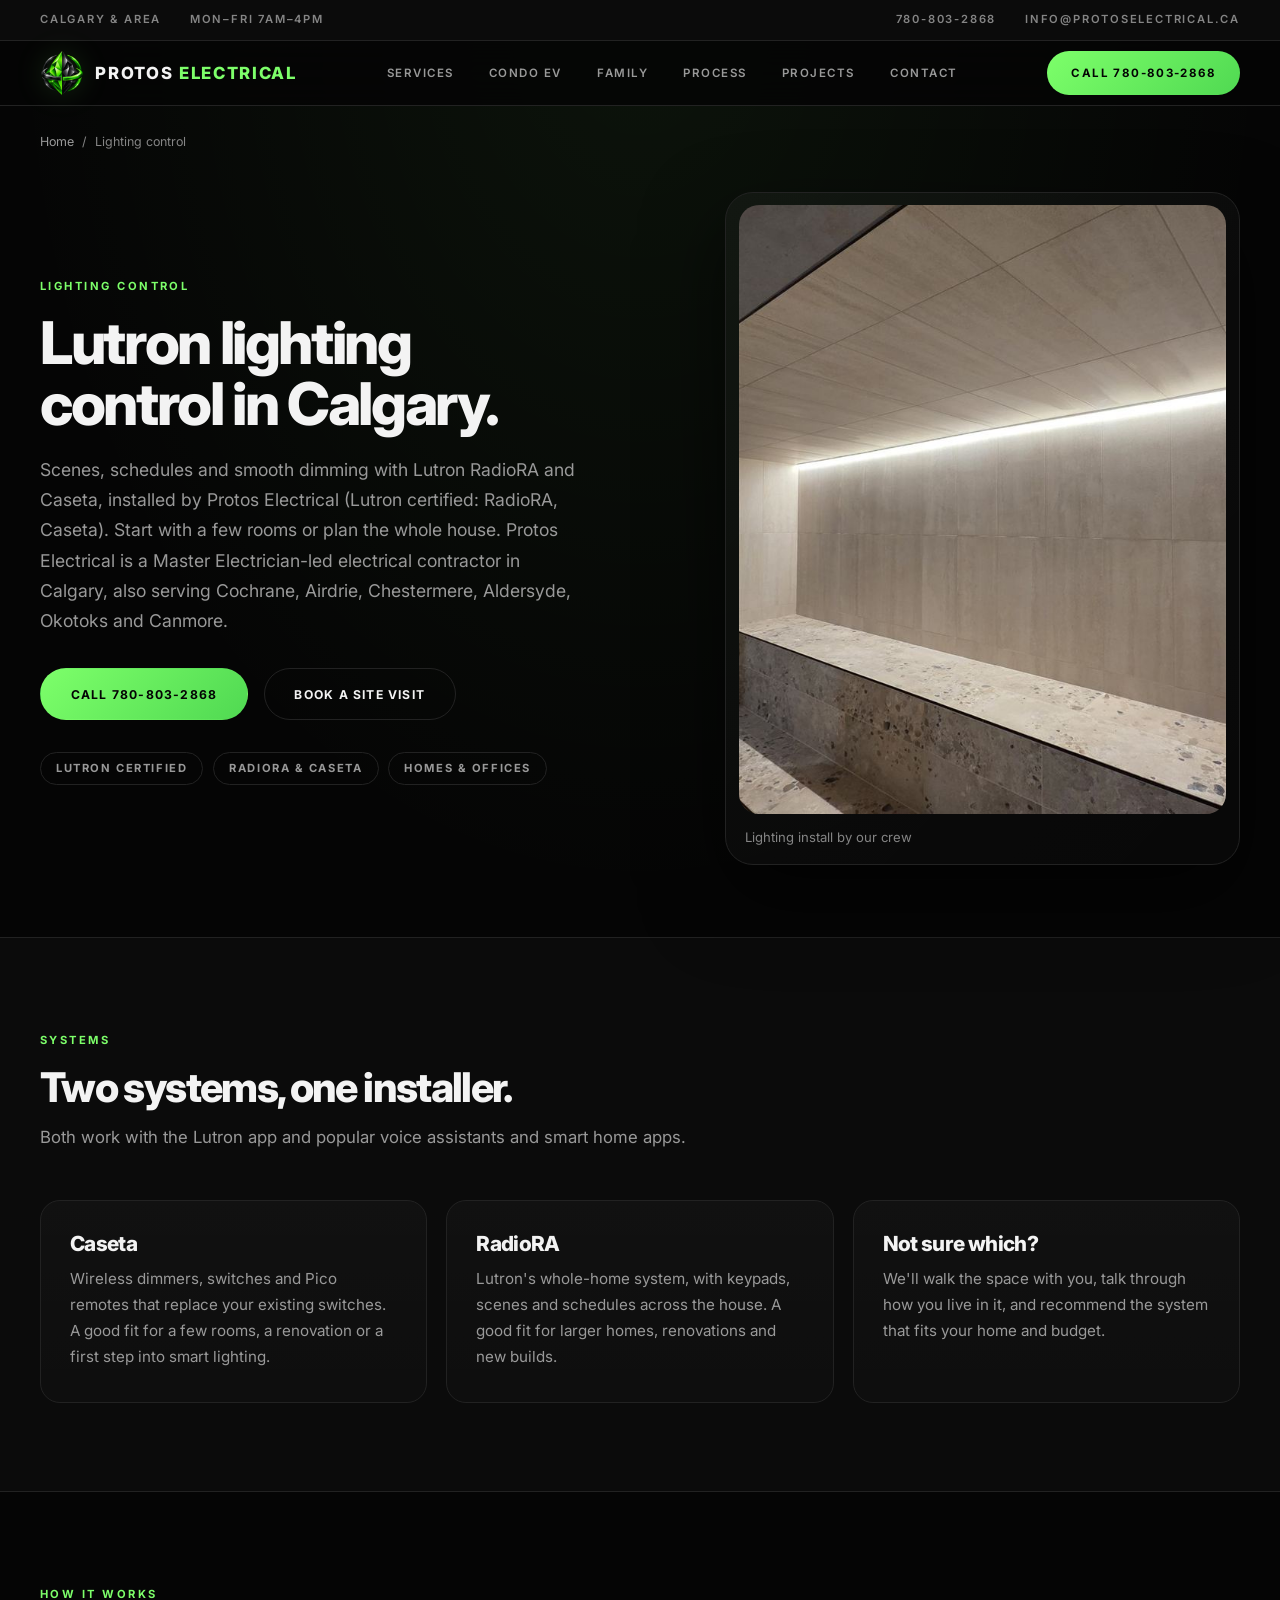
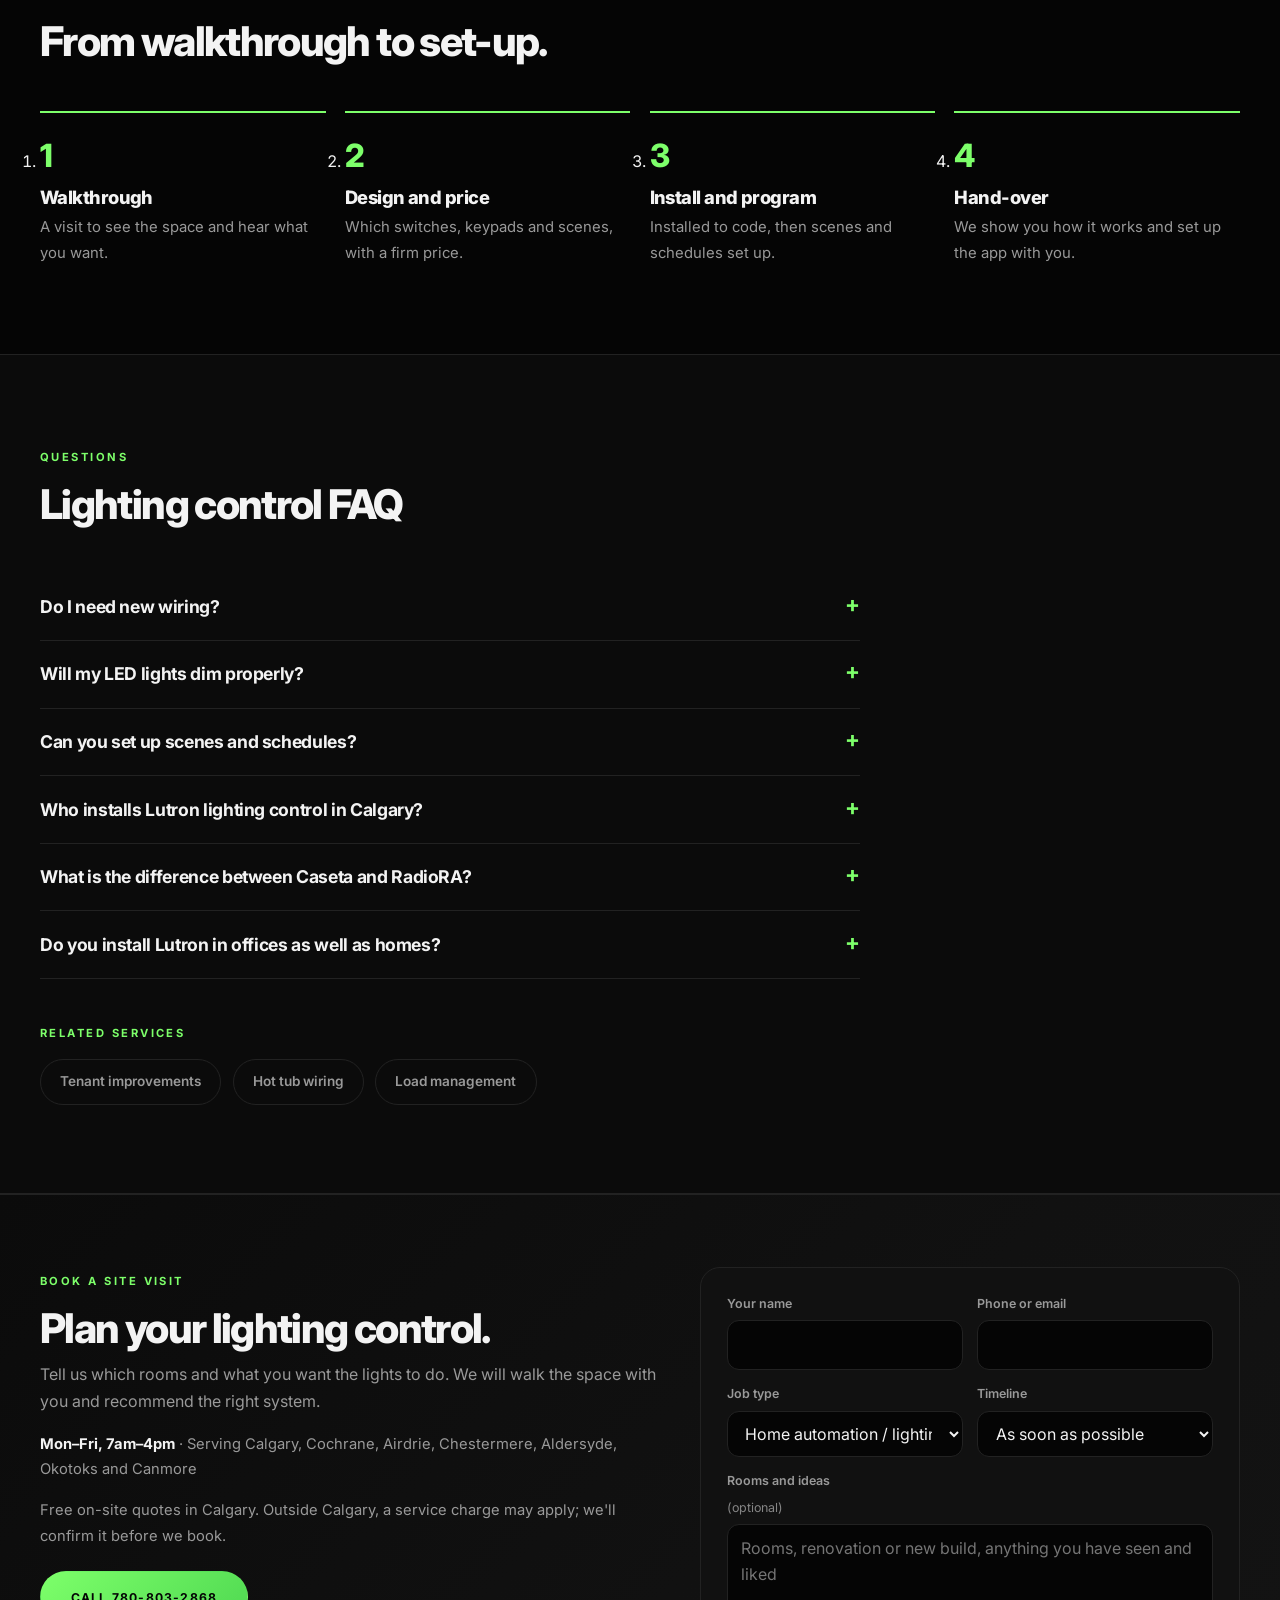
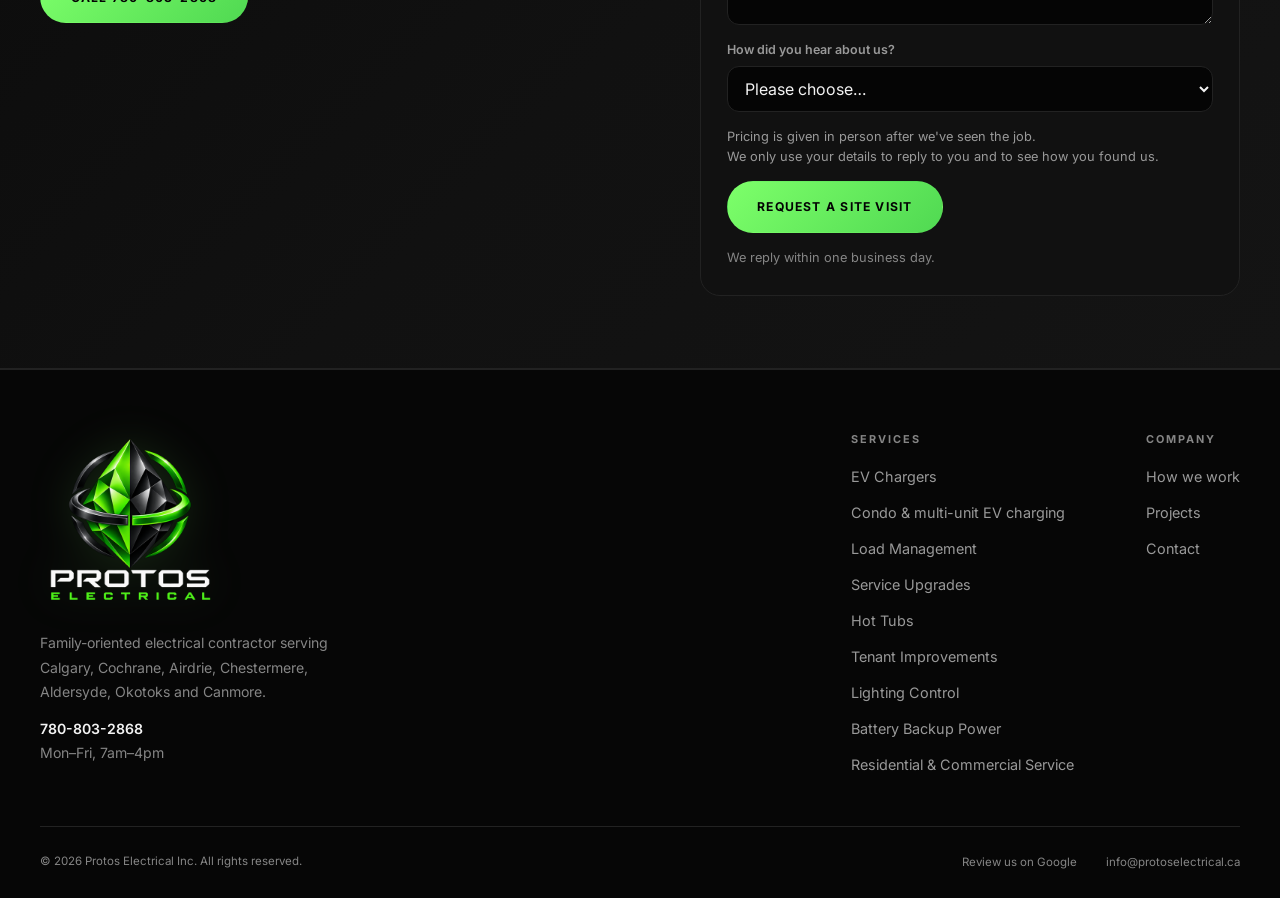
<file: lighting-control.html>
<!DOCTYPE html>
<html lang="en-CA">
<head>
<meta charset="UTF-8">
<meta name="viewport" content="width=device-width, initial-scale=1.0">
<title>Lutron Lighting Control in Calgary | Protos Electrical</title>
<meta name="description" content="Lutron-certified RadioRA and Caseta lighting control for Calgary homes and offices: scenes, schedules and dimming. Book a site visit.">
<link rel="canonical" href="https://protoselectrical.ca/lighting-control">
<meta property="og:type" content="website">
<meta property="og:url" content="https://protoselectrical.ca/lighting-control">
<meta property="og:site_name" content="Protos Electrical">
<meta property="og:locale" content="en_CA">
<meta property="og:title" content="Lutron Lighting Control in Calgary | Protos Electrical">
<meta property="og:description" content="Lutron-certified RadioRA and Caseta lighting control for Calgary homes and offices: scenes, schedules and dimming. Book a site visit.">
<meta property="og:image" content="https://protoselectrical.ca/assets/share-logo.png">
<meta property="og:image:width" content="1200">
<meta property="og:image:height" content="630">
<meta property="og:image:type" content="image/png">
<meta property="og:image:alt" content="Protos Electrical logo">
<meta name="twitter:card" content="summary_large_image">
<meta name="twitter:title" content="Lutron Lighting Control in Calgary | Protos Electrical">
<meta name="twitter:description" content="Lutron-certified RadioRA and Caseta lighting control for Calgary homes and offices: scenes, schedules and dimming. Book a site visit.">
<meta name="twitter:image" content="https://protoselectrical.ca/assets/share-logo.png">
<meta name="twitter:image:alt" content="Protos Electrical logo">
<meta name="theme-color" content="#050505">
<link rel="icon" type="image/png" sizes="64x64" href="/assets/favicon-64.png">
<link rel="apple-touch-icon" href="/assets/apple-touch-icon.png">
<link rel="preconnect" href="https://fonts.googleapis.com">
<link rel="preconnect" href="https://fonts.gstatic.com" crossorigin>
<link href="https://fonts.googleapis.com/css2?family=Inter:wght@400;500;600;700;800&display=swap" rel="stylesheet">
<link rel="stylesheet" href="/assets/site.css">
<script type="application/ld+json">
{
 "@context":"https://schema.org",
 "@type":"Service",
 "name":"Lutron lighting control installation",
 "serviceType":"Lighting control and home automation",
 "url":"https://protoselectrical.ca/lighting-control",
 "provider":{"@type":"Electrician","@id":"https://protoselectrical.ca/#business","name":"Protos Electrical","url":"https://protoselectrical.ca/","telephone":"+1-780-803-2868"},
 "areaServed":[{"@type":"City","name":"Calgary"},{"@type":"City","name":"Cochrane"},{"@type":"City","name":"Airdrie"},{"@type":"City","name":"Chestermere"},{"@type":"Place","name":"Aldersyde"},{"@type":"City","name":"Okotoks"},{"@type":"City","name":"Canmore"}],
 "description":"Lutron RadioRA and Caseta lighting control for homes and offices, installed and set up by a Lutron-certified contractor."
}
</script>
<script type="application/ld+json">
{
 "@context":"https://schema.org",
 "@type":"BreadcrumbList",
 "itemListElement":[
  {"@type":"ListItem","position":1,"name":"Home","item":"https://protoselectrical.ca/"},
  {"@type":"ListItem","position":2,"name":"Lighting control","item":"https://protoselectrical.ca/lighting-control"}
 ]
}
</script>
<script type="application/ld+json">
{
 "@context": "https://schema.org",
 "@type": "FAQPage",
 "mainEntity": [
  {
   "@type": "Question",
   "name": "Do I need new wiring?",
   "acceptedAnswer": {
    "@type": "Answer",
    "text": "Usually not for Caseta, which is wireless and replaces your existing switches. RadioRA can also be retrofitted, though larger systems are easiest during a renovation or new build."
   }
  },
  {
   "@type": "Question",
   "name": "Will my LED lights dim properly?",
   "acceptedAnswer": {
    "@type": "Answer",
    "text": "Dimming depends on the bulbs and fixtures. We check compatibility before we install, so you don't get flicker or buzz."
   }
  },
  {
   "@type": "Question",
   "name": "Can you set up scenes and schedules?",
   "acceptedAnswer": {
    "@type": "Answer",
    "text": "Yes. We program scenes like \"evening\" or \"away\" and schedules, then show you how to change them yourself."
   }
  },
  {
   "@type": "Question",
   "name": "Who installs Lutron lighting control in Calgary?",
   "acceptedAnswer": {
    "@type": "Answer",
    "text": "Protos Electrical installs Lutron RadioRA and Caseta lighting control in Calgary, Cochrane, Airdrie, Chestermere, Aldersyde, Okotoks and Canmore. We are a Master Electrician-led contractor and Lutron certified (RadioRA, Caseta)."
   }
  },
  {
   "@type": "Question",
   "name": "What is the difference between Caseta and RadioRA?",
   "acceptedAnswer": {
    "@type": "Answer",
    "text": "Caseta uses wireless dimmers, switches and Pico remotes that replace your existing switches, and suits a few rooms or a first step into smart lighting. RadioRA is Lutron's whole-home system and suits larger homes, renovations and new builds."
   }
  },
  {
   "@type": "Question",
   "name": "Do you install Lutron in offices as well as homes?",
   "acceptedAnswer": {
    "@type": "Answer",
    "text": "Yes. We install Lutron lighting control in homes and offices."
   }
  }
 ]
}
</script>
</head>
<body>

<div class="topbar">
  <div class="container topbar-inner">
    <div class="topbar-meta">
      <span>Calgary &amp; area</span>
      <span>Mon–Fri 7am–4pm</span>
    </div>
    <div class="topbar-meta">
      <a href="tel:+17808032868">780-803-2868</a>
      <a href="mailto:info@protoselectrical.ca">info@protoselectrical.ca</a>
    </div>
  </div>
</div>

<header class="site-header">
  <div class="container header-inner">
    <a href="/" class="brand" aria-label="Protos Electrical — home">
      <img class="brand-icon" src="/assets/protos-mark.png" alt="" width="128" height="128"><span class="brand-name">Protos <span>Electrical</span></span>
    </a>
    <nav class="main-nav" aria-label="Primary navigation">
      <a href="/#services">Services</a>
      <a href="/condo-ev-charging">Condo EV</a>
      <a href="/#family">Family</a>
      <a href="/#process">Process</a>
      <a href="/#projects">Projects</a>
      <a href="/#contact">Contact</a>
    </nav>
    <a class="nav-cta" href="tel:+17808032868">Call 780-803-2868</a>
    <button class="nav-toggle" id="nav-toggle" aria-label="Open navigation" aria-expanded="false" aria-controls="mobile-nav">
      <span></span><span></span><span></span>
    </button>
  </div>
</header>

<div class="mobile-nav" id="mobile-nav" aria-hidden="true" role="dialog" aria-label="Mobile navigation">
  <a href="/#services">Services</a>
  <a href="/condo-ev-charging">Condo EV</a>
  <a href="/#family">Family</a>
  <a href="/#process">Process</a>
  <a href="/#projects">Projects</a>
  <a href="/#contact">Contact</a>
  <a class="button button-primary mobile-cta" href="tel:+17808032868">Call 780-803-2868</a>
</div>

<main>
<div class="container breadcrumb"><a href="/">Home</a><span aria-hidden="true">/</span><span>Lighting control</span></div>
<section class="svc-hero">
  <div class="container svc-hero-grid">
    <div>
      <span class="eyebrow">Lighting control</span>
      <h1>Lutron lighting control in Calgary.</h1>
      <p class="lead">Scenes, schedules and smooth dimming with Lutron RadioRA and Caseta, installed by Protos Electrical (Lutron certified: RadioRA, Caseta). Start with a few rooms or plan the whole house. Protos Electrical is a Master Electrician-led electrical contractor in Calgary, also serving Cochrane, Airdrie, Chestermere, Aldersyde, Okotoks and Canmore.</p>
      <div class="actions">
        <a class="button button-primary" href="tel:+17808032868">Call 780-803-2868</a>
        <a class="button button-secondary" href="#quote">Book a site visit</a>
      </div>
      <ul class="hero-points">
      <li>Lutron certified</li>
      <li>RadioRA &amp; Caseta</li>
      <li>Homes &amp; offices</li>
      </ul>
    </div>
    <figure class="hero-photo">
      <img src="/assets/projects/steam-room-lighting.jpg" alt="Linear LED lighting in a finished steam room" width="640" height="800">
      <figcaption>Lighting install by our crew</figcaption>
    </figure>
  </div>
</section>
<section class="section section-alt">
  <div class="container">
    <div class="section-header">
      <span class="eyebrow">Systems</span>
      <h2>Two systems, one installer.</h2>
      <p>Both work with the Lutron app and popular voice assistants and smart home apps.</p>
    </div>
    <div class="card-grid">
      <article class="card">
        <h3>Caseta</h3>
        <p>Wireless dimmers, switches and Pico remotes that replace your existing switches. A good fit for a few rooms, a renovation or a first step into smart lighting.</p>
      </article>
      <article class="card">
        <h3>RadioRA</h3>
        <p>Lutron's whole-home system, with keypads, scenes and schedules across the house. A good fit for larger homes, renovations and new builds.</p>
      </article>
      <article class="card">
        <h3>Not sure which?</h3>
        <p>We'll walk the space with you, talk through how you live in it, and recommend the system that fits your home and budget.</p>
      </article>
    </div>
  </div>
</section>

<section class="section">
  <div class="container">
    <div class="section-header"><span class="eyebrow">How it works</span><h2>From walkthrough to set-up.</h2></div>
    <ol class="steps">
      <li><h3>Walkthrough</h3><p>A visit to see the space and hear what you want.</p></li>
      <li><h3>Design and price</h3><p>Which switches, keypads and scenes, with a firm price.</p></li>
      <li><h3>Install and program</h3><p>Installed to code, then scenes and schedules set up.</p></li>
      <li><h3>Hand-over</h3><p>We show you how it works and set up the app with you.</p></li>
    </ol>
  </div>
</section>

<section class="section section-alt">
  <div class="container">
    <div class="section-header"><span class="eyebrow">Questions</span><h2>Lighting control FAQ</h2></div>
    <div class="faq">
      <details><summary>Do I need new wiring?</summary><p>Usually not for Caseta, which is wireless and replaces your existing switches. RadioRA can also be retrofitted, though larger systems are easiest during a renovation or new build.</p></details>
      <details><summary>Will my LED lights dim properly?</summary><p>Dimming depends on the bulbs and fixtures. We check compatibility before we install, so you don't get flicker or buzz.</p></details>
      <details><summary>Can you set up scenes and schedules?</summary><p>Yes. We program scenes like "evening" or "away" and schedules, then show you how to change them yourself.</p></details>
      <details><summary>Who installs Lutron lighting control in Calgary?</summary><p>Protos Electrical installs Lutron RadioRA and Caseta lighting control in Calgary, Cochrane, Airdrie, Chestermere, Aldersyde, Okotoks and Canmore. We are a Master Electrician-led contractor and Lutron certified (RadioRA, Caseta).</p></details>
      <details><summary>What is the difference between Caseta and RadioRA?</summary><p>Caseta uses wireless dimmers, switches and Pico remotes that replace your existing switches, and suits a few rooms or a first step into smart lighting. RadioRA is Lutron's whole-home system and suits larger homes, renovations and new builds.</p></details>
      <details><summary>Do you install Lutron in offices as well as homes?</summary><p>Yes. We install Lutron lighting control in homes and offices.</p></details>
    </div>
    <div style="margin-top:2.5rem">
      <span class="eyebrow">Related services</span>
      <div class="related"><a href="/tenant-improvements">Tenant improvements</a><a href="/hot-tub-wiring">Hot tub wiring</a><a href="/load-management">Load management</a></div>
    </div>
  </div>
</section>

<section class="quote-band" id="quote">
  <div class="container quote-inner">
    <div>
      <span class="eyebrow">Book a site visit</span>
      <h2>Plan your lighting control.</h2>
      <p>Tell us which rooms and what you want the lights to do. We will walk the space with you and recommend the right system.</p>
      <p class="hours-line"><strong>Mon–Fri, 7am–4pm</strong> · Serving Calgary, Cochrane, Airdrie, Chestermere, Aldersyde, Okotoks and Canmore</p>
      <p class="hours-line">Free on-site quotes in Calgary. Outside Calgary, a service charge may apply; we'll confirm it before we book.</p>
      <div class="actions" style="margin-top:1.4rem">
        <a class="button button-primary" href="tel:+17808032868">Call 780-803-2868</a>
      </div>
    </div>
    <form class="contact-form lead-form" data-subject="Site visit request" novalidate>
      <div class="form-row">
        <label>Your name<input name="name" required autocomplete="name"></label>
        <label>Phone or email<input name="contact" required></label>
      </div>
      <div class="form-row">
        <label>Job type
          <select name="job">
            <option>EV charger</option>
            <option>Service upgrade</option>
            <option>Tenant improvement</option>
            <option>Hot tub</option>
            <option>Load management</option>
            <option>Battery backup power</option>
            <option selected>Home automation / lighting control</option>
            <option>Other</option>
          </select>
        </label>
        <label>Timeline
          <select name="timeline">
            <option>As soon as possible</option>
            <option>Within a month</option>
            <option>1–3 months</option>
            <option>Just planning</option>
          </select>
        </label>
      </div>
      <label>Rooms and ideas <span class="optional">(optional)</span>
        <textarea name="details" rows="3" placeholder="Rooms, renovation or new build, anything you have seen and liked"></textarea>
      </label>
      <label>How did you hear about us?
        <select name="heard_about" required>
          <option value="">Please choose…</option>
          <option>Google search</option>
          <option>Google Maps / Business Profile</option>
          <option>Google ad</option>
          <option>Facebook or Instagram</option>
          <option>Nextdoor</option>
          <option>Door hanger or flyer</option>
          <option>Yard sign or truck</option>
          <option>Referral from a friend</option>
          <option>Repeat customer</option>
          <option>Other</option>
        </select>
      </label>
      <label class="hp-field" aria-hidden="true">Leave this empty<input name="_gotcha" tabindex="-1" autocomplete="off"></label>
      <p class="form-note">Pricing is given in person after we've seen the job.<br>We only use your details to reply to you and to see how you found us.</p>
      <button class="button button-primary" type="submit">Request a site visit</button>
      <p class="form-msg" role="status">We reply within one business day.</p>
    </form>
  </div>
</section>
</main>

<footer class="site-footer">
  <div class="container">
    <div class="footer-top">
      <div class="footer-brand">
        <img class="brand-mark" loading="lazy" decoding="async" src="/assets/protos-logo.png" alt="Protos Electrical" width="480" height="480">
        <p>Family-oriented electrical contractor serving Calgary, Cochrane, Airdrie, Chestermere, Aldersyde, Okotoks and Canmore.</p>
        <p><a href="tel:+17808032868">780-803-2868</a><br>Mon–Fri, 7am–4pm</p>
      </div>
      <div class="footer-links-group">
        <div class="footer-col">
          <h4>Services</h4>
          <ul>
            <li><a href="/ev-charger-installation">EV Chargers</a></li>
            <li><a href="/condo-ev-charging">Condo &amp; multi-unit EV charging</a></li>
            <li><a href="/load-management">Load Management</a></li>
            <li><a href="/service-upgrades">Service Upgrades</a></li>
            <li><a href="/hot-tub-wiring">Hot Tubs</a></li>
            <li><a href="/tenant-improvements">Tenant Improvements</a></li>
            <li><a href="/lighting-control">Lighting Control</a></li>
            <li><a href="/backup-power">Battery Backup Power</a></li>
            <li><a href="/#services">Residential &amp; Commercial Service</a></li>
          </ul>
        </div>
        <div class="footer-col">
          <h4>Company</h4>
          <ul>
            <li><a href="/#process">How we work</a></li>
            <li><a href="/#projects">Projects</a></li>
            <li><a href="/#contact">Contact</a></li>
          </ul>
        </div>
      </div>
    </div>
    <div class="footer-bottom">
      <p>&copy; 2026 Protos Electrical Inc. All rights reserved.</p>
      <div class="footer-bottom-links">
        <a href="https://g.page/r/Cb3orosDe9P_EBM/review" target="_blank" rel="noopener">Review us on Google</a>
        <a href="mailto:info@protoselectrical.ca">info@protoselectrical.ca</a>
      </div>
    </div>
  </div>
</footer>

<div class="call-bar">
  <a class="button button-primary" href="tel:+17808032868">Call now</a>
  <a class="button button-secondary" href="#quote">Book a visit</a>
</div>

<script src="/assets/site.js" defer></script>
</body>
</html>
</file>
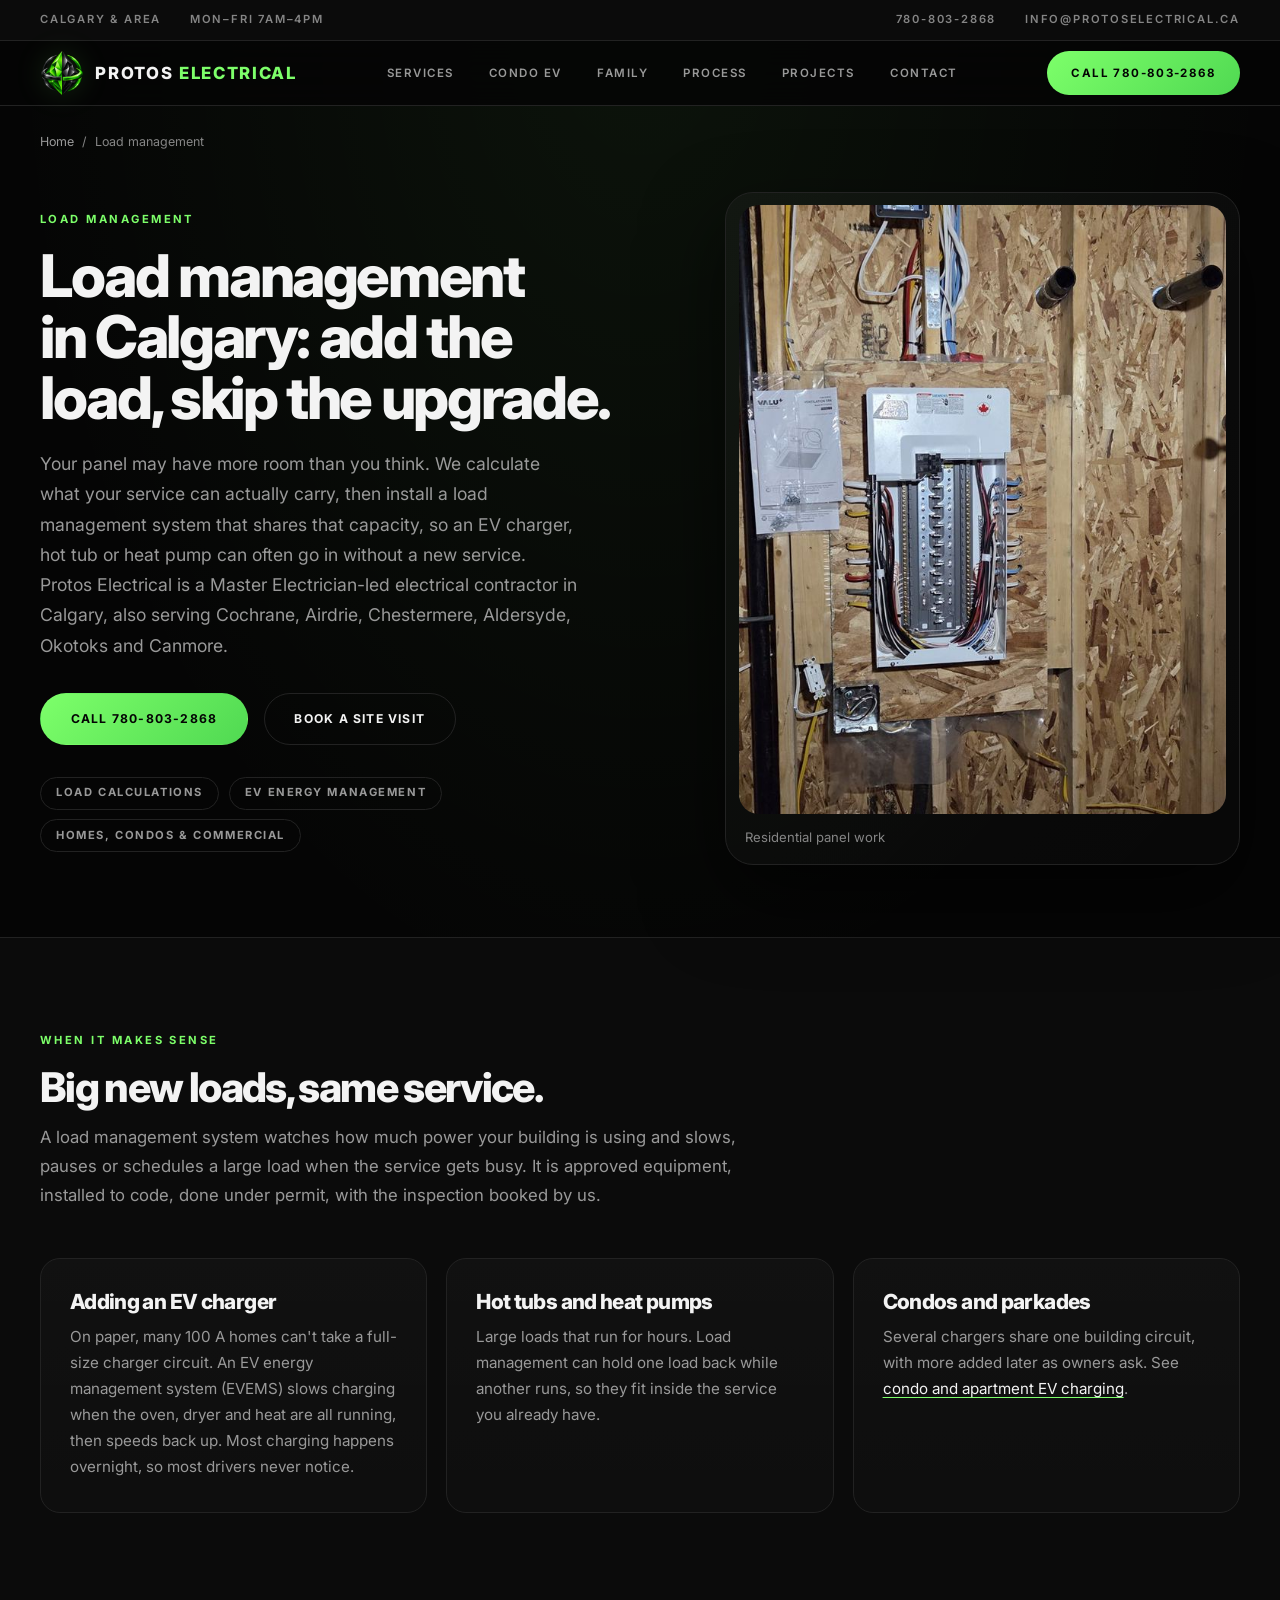
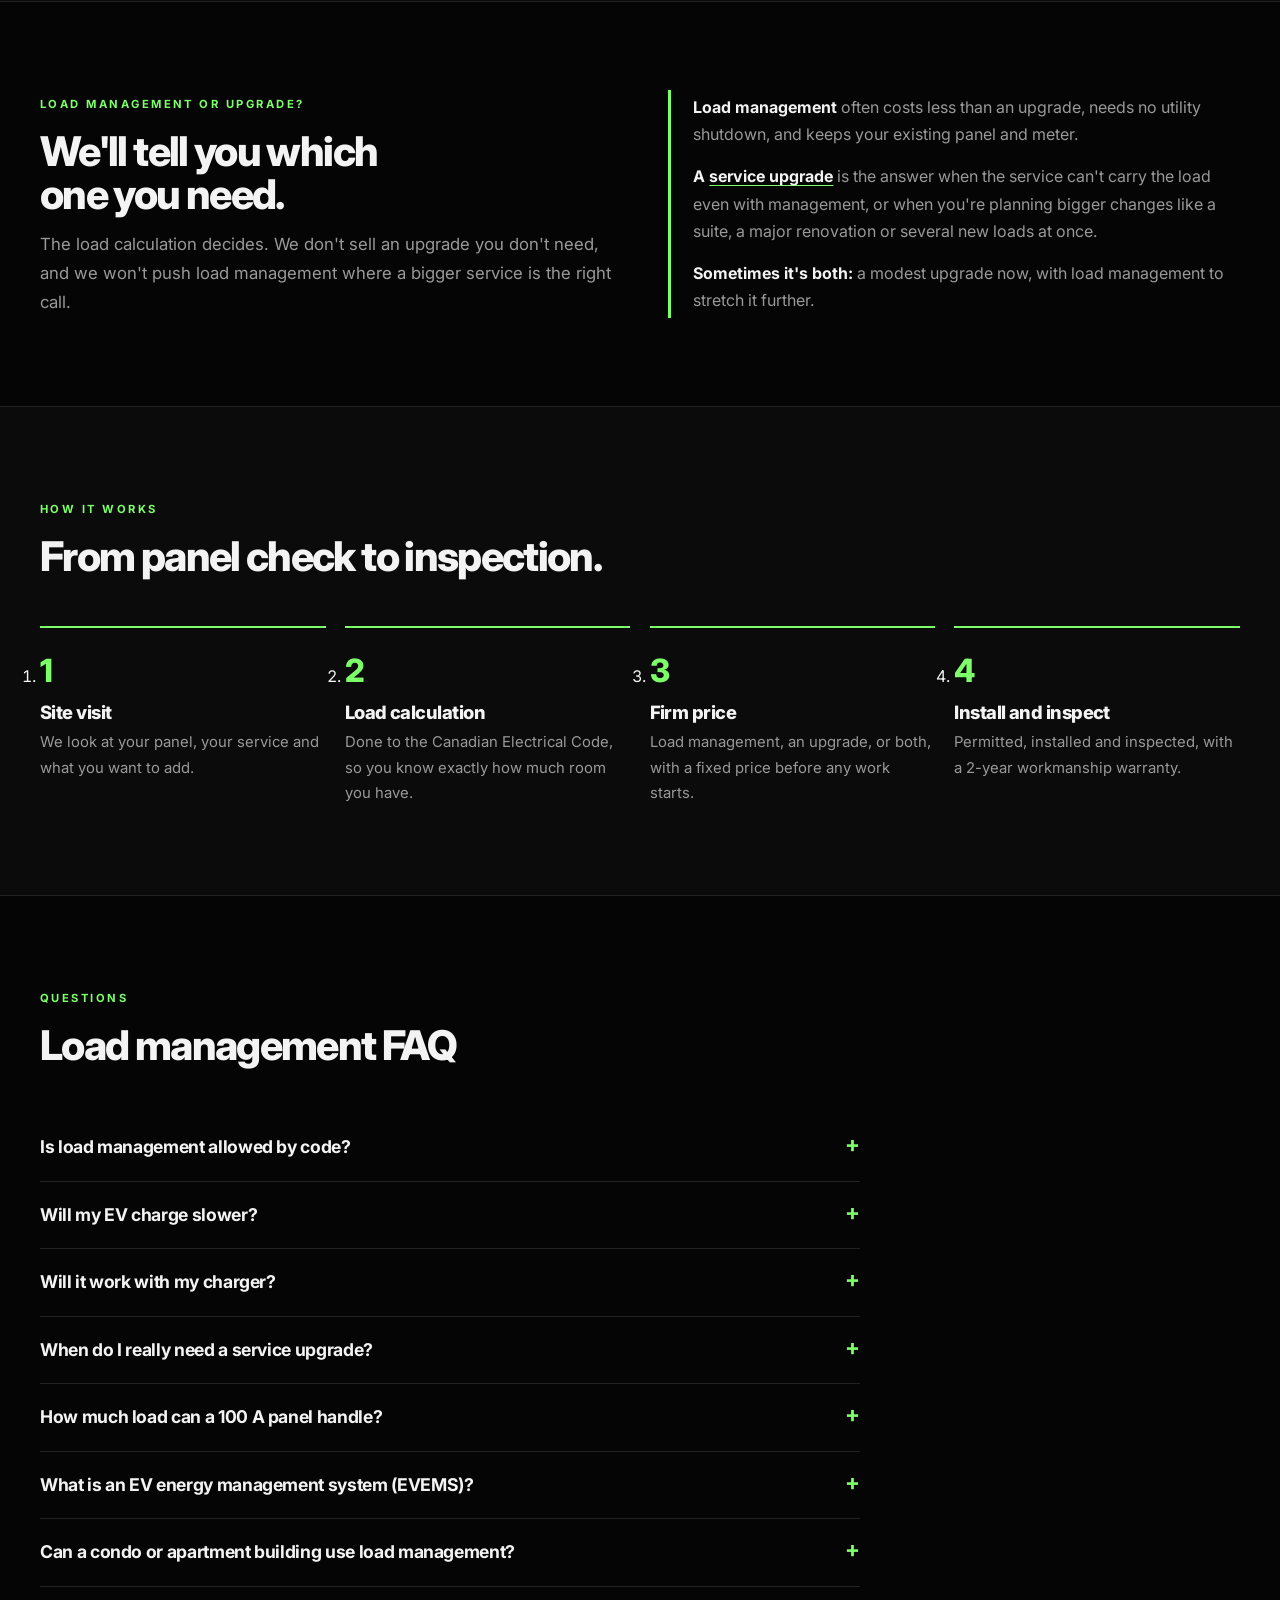
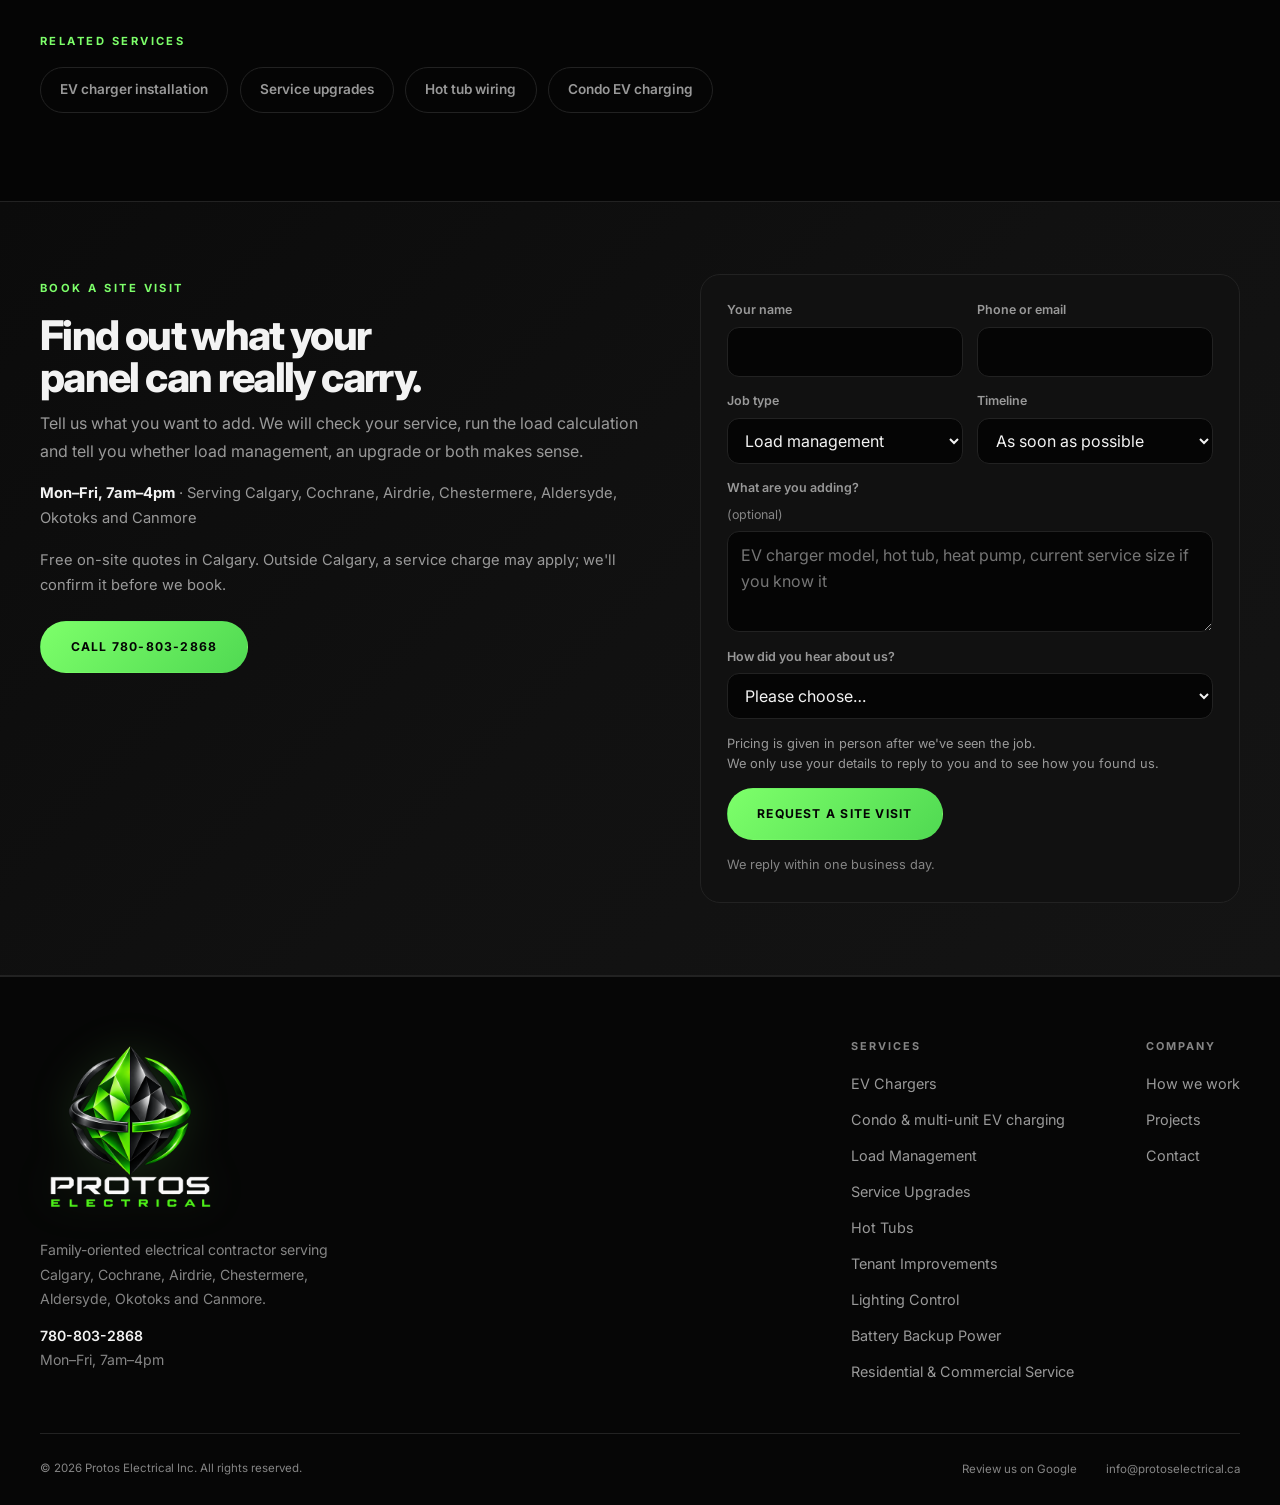
<file: load-management.html>
<!DOCTYPE html>
<html lang="en-CA">
<head>
<meta charset="UTF-8">
<meta name="viewport" content="width=device-width, initial-scale=1.0">
<title>Load Management &amp; EVEMS in Calgary | Protos Electrical</title>
<meta name="description" content="Add an EV charger, hot tub or heat pump without a service upgrade. Load calculations and load management systems in Calgary. Call 780-803-2868.">
<link rel="canonical" href="https://protoselectrical.ca/load-management">
<meta property="og:type" content="website">
<meta property="og:url" content="https://protoselectrical.ca/load-management">
<meta property="og:site_name" content="Protos Electrical">
<meta property="og:locale" content="en_CA">
<meta property="og:title" content="Load Management &amp; EVEMS in Calgary | Protos Electrical">
<meta property="og:description" content="Add an EV charger, hot tub or heat pump without a service upgrade. Load calculations and load management systems in Calgary. Call 780-803-2868.">
<meta property="og:image" content="https://protoselectrical.ca/assets/share-logo.png">
<meta property="og:image:width" content="1200">
<meta property="og:image:height" content="630">
<meta property="og:image:type" content="image/png">
<meta property="og:image:alt" content="Protos Electrical logo">
<meta name="twitter:card" content="summary_large_image">
<meta name="twitter:title" content="Load Management &amp; EVEMS in Calgary | Protos Electrical">
<meta name="twitter:description" content="Add an EV charger, hot tub or heat pump without a service upgrade. Load calculations and load management systems in Calgary. Call 780-803-2868.">
<meta name="twitter:image" content="https://protoselectrical.ca/assets/share-logo.png">
<meta name="twitter:image:alt" content="Protos Electrical logo">
<meta name="theme-color" content="#050505">
<link rel="icon" type="image/png" sizes="64x64" href="/assets/favicon-64.png">
<link rel="apple-touch-icon" href="/assets/apple-touch-icon.png">
<link rel="preconnect" href="https://fonts.googleapis.com">
<link rel="preconnect" href="https://fonts.gstatic.com" crossorigin>
<link href="https://fonts.googleapis.com/css2?family=Inter:wght@400;500;600;700;800&display=swap" rel="stylesheet">
<link rel="stylesheet" href="/assets/site.css">
<script type="application/ld+json">
{
 "@context":"https://schema.org",
 "@type":"Service",
 "name":"Load management and EV energy management",
 "serviceType":"Electrical load management",
 "url":"https://protoselectrical.ca/load-management",
 "provider":{"@type":"Electrician","@id":"https://protoselectrical.ca/#business","name":"Protos Electrical","url":"https://protoselectrical.ca/","telephone":"+1-780-803-2868"},
 "areaServed":[{"@type":"City","name":"Calgary"},{"@type":"City","name":"Cochrane"},{"@type":"City","name":"Airdrie"},{"@type":"City","name":"Chestermere"},{"@type":"Place","name":"Aldersyde"},{"@type":"City","name":"Okotoks"},{"@type":"City","name":"Canmore"}],
 "description":"Load calculations and load management systems, including EV energy management (EVEMS), so homes, condos and businesses can add EV chargers and other large loads on their existing service and avoid or delay a service upgrade."
}
</script>
<script type="application/ld+json">
{
 "@context":"https://schema.org",
 "@type":"BreadcrumbList",
 "itemListElement":[
  {"@type":"ListItem","position":1,"name":"Home","item":"https://protoselectrical.ca/"},
  {"@type":"ListItem","position":2,"name":"Load management","item":"https://protoselectrical.ca/load-management"}
 ]
}
</script>
<script type="application/ld+json">
{
 "@context": "https://schema.org",
 "@type": "FAQPage",
 "mainEntity": [
  {
   "@type": "Question",
   "name": "Is load management allowed by code?",
   "acceptedAnswer": {
    "@type": "Answer",
    "text": "Yes. The Canadian Electrical Code allows an approved energy management system to be counted in the load calculation, as long as it is installed to code. Every install we do is done under permit, and we book the inspection."
   }
  },
  {
   "@type": "Question",
   "name": "Will my EV charge slower?",
   "acceptedAnswer": {
    "@type": "Answer",
    "text": "Only while the rest of the house is using a lot of power at the same time. The charger speeds back up on its own when that load drops."
   }
  },
  {
   "@type": "Question",
   "name": "Will it work with my charger?",
   "acceptedAnswer": {
    "@type": "Answer",
    "text": "Some chargers have load management built in; others pair with a separate device. Tell us the make and model and we'll check before we give you a price."
   }
  },
  {
   "@type": "Question",
   "name": "When do I really need a service upgrade?",
   "acceptedAnswer": {
    "@type": "Answer",
    "text": "When the load calculation shows your service can't carry what you have plus what you're adding, even with load management, or when you're planning several big changes. See service upgrades."
   }
  },
  {
   "@type": "Question",
   "name": "How much load can a 100 A panel handle?",
   "acceptedAnswer": {
    "@type": "Answer",
    "text": "A 100 A service at 240 V is about 24 kW (24 kVA) on paper. How much of that is already used depends on your home, so we run a load calculation that counts your range, heating, water heater, dryer and other large loads. That tells us what is left for an EV charger, hot tub or heat pump."
   }
  },
  {
   "@type": "Question",
   "name": "What is an EV energy management system (EVEMS)?",
   "acceptedAnswer": {
    "@type": "Answer",
    "text": "An EVEMS limits how much power an EV charger draws so the charger and the rest of the house stay within what your service can carry. Where the load calculation and code allow it, that lets you add a charger without increasing the size of your service."
   }
  },
  {
   "@type": "Question",
   "name": "Can a condo or apartment building use load management?",
   "acceptedAnswer": {
    "@type": "Answer",
    "text": "Yes. Buildings often use load management so several EV chargers share the capacity the building already has, instead of each one needing its own new capacity."
   }
  }
 ]
}
</script>
</head>
<body>

<div class="topbar">
  <div class="container topbar-inner">
    <div class="topbar-meta">
      <span>Calgary &amp; area</span>
      <span>Mon–Fri 7am–4pm</span>
    </div>
    <div class="topbar-meta">
      <a href="tel:+17808032868">780-803-2868</a>
      <a href="mailto:info@protoselectrical.ca">info@protoselectrical.ca</a>
    </div>
  </div>
</div>

<header class="site-header">
  <div class="container header-inner">
    <a href="/" class="brand" aria-label="Protos Electrical — home">
      <img class="brand-icon" src="/assets/protos-mark.png" alt="" width="128" height="128"><span class="brand-name">Protos <span>Electrical</span></span>
    </a>
    <nav class="main-nav" aria-label="Primary navigation">
      <a href="/#services">Services</a>
      <a href="/condo-ev-charging">Condo EV</a>
      <a href="/#family">Family</a>
      <a href="/#process">Process</a>
      <a href="/#projects">Projects</a>
      <a href="/#contact">Contact</a>
    </nav>
    <a class="nav-cta" href="tel:+17808032868">Call 780-803-2868</a>
    <button class="nav-toggle" id="nav-toggle" aria-label="Open navigation" aria-expanded="false" aria-controls="mobile-nav">
      <span></span><span></span><span></span>
    </button>
  </div>
</header>

<div class="mobile-nav" id="mobile-nav" aria-hidden="true" role="dialog" aria-label="Mobile navigation">
  <a href="/#services">Services</a>
  <a href="/condo-ev-charging">Condo EV</a>
  <a href="/#family">Family</a>
  <a href="/#process">Process</a>
  <a href="/#projects">Projects</a>
  <a href="/#contact">Contact</a>
  <a class="button button-primary mobile-cta" href="tel:+17808032868">Call 780-803-2868</a>
</div>

<main>
<div class="container breadcrumb"><a href="/">Home</a><span aria-hidden="true">/</span><span>Load management</span></div>
<section class="svc-hero">
  <div class="container svc-hero-grid">
    <div>
      <span class="eyebrow">Load management</span>
      <h1>Load management in Calgary: add the load, skip the upgrade.</h1>
      <p class="lead">Your panel may have more room than you think. We calculate what your service can actually carry, then install a load management system that shares that capacity, so an EV charger, hot tub or heat pump can often go in without a new service. Protos Electrical is a Master Electrician-led electrical contractor in Calgary, also serving Cochrane, Airdrie, Chestermere, Aldersyde, Okotoks and Canmore.</p>
      <div class="actions">
        <a class="button button-primary" href="tel:+17808032868">Call 780-803-2868</a>
        <a class="button button-secondary" href="#quote">Book a site visit</a>
      </div>
      <ul class="hero-points">
      <li>Load calculations</li>
      <li>EV energy management</li>
      <li>Homes, condos &amp; commercial</li>
      </ul>
    </div>
    <figure class="hero-photo">
      <img src="/assets/projects/new-home-panel.jpg" alt="Residential electrical panel with breakers and labelled circuits" width="640" height="800">
      <figcaption>Residential panel work</figcaption>
    </figure>
  </div>
</section>
<section class="section section-alt">
  <div class="container">
    <div class="section-header">
      <span class="eyebrow">When it makes sense</span>
      <h2>Big new loads, same service.</h2>
      <p>A load management system watches how much power your building is using and slows, pauses or schedules a large load when the service gets busy. It is approved equipment, installed to code, done under permit, with the inspection booked by us.</p>
    </div>
    <div class="card-grid">
      <article class="card">
        <h3>Adding an EV charger</h3>
        <p>On paper, many 100 A homes can't take a full-size charger circuit. An EV energy management system (EVEMS) slows charging when the oven, dryer and heat are all running, then speeds back up. Most charging happens overnight, so most drivers never notice.</p>
      </article>
      <article class="card">
        <h3>Hot tubs and heat pumps</h3>
        <p>Large loads that run for hours. Load management can hold one load back while another runs, so they fit inside the service you already have.</p>
      </article>
      <article class="card">
        <h3>Condos and parkades</h3>
        <p>Several chargers share one building circuit, with more added later as owners ask. See <a href="/condo-ev-charging">condo and apartment EV charging</a>.</p>
      </article>
    </div>
  </div>
</section>

<section class="section">
  <div class="container split">
    <div class="section-header" style="margin-bottom:0">
      <span class="eyebrow">Load management or upgrade?</span>
      <h2>We'll tell you which one you need.</h2>
      <p>The load calculation decides. We don't sell an upgrade you don't need, and we won't push load management where a bigger service is the right call.</p>
    </div>
    <div class="callout">
      <p><strong>Load management</strong> often costs less than an upgrade, needs no utility shutdown, and keeps your existing panel and meter.</p>
      <p><strong>A <a href="/service-upgrades">service upgrade</a></strong> is the answer when the service can't carry the load even with management, or when you're planning bigger changes like a suite, a major renovation or several new loads at once.</p>
      <p><strong>Sometimes it's both:</strong> a modest upgrade now, with load management to stretch it further.</p>
    </div>
  </div>
</section>

<section class="section section-alt">
  <div class="container">
    <div class="section-header"><span class="eyebrow">How it works</span><h2>From panel check to inspection.</h2></div>
    <ol class="steps">
      <li><h3>Site visit</h3><p>We look at your panel, your service and what you want to add.</p></li>
      <li><h3>Load calculation</h3><p>Done to the Canadian Electrical Code, so you know exactly how much room you have.</p></li>
      <li><h3>Firm price</h3><p>Load management, an upgrade, or both, with a fixed price before any work starts.</p></li>
      <li><h3>Install and inspect</h3><p>Permitted, installed and inspected, with a 2-year workmanship warranty.</p></li>
    </ol>
  </div>
</section>

<section class="section">
  <div class="container">
    <div class="section-header"><span class="eyebrow">Questions</span><h2>Load management FAQ</h2></div>
    <div class="faq">
      <details><summary>Is load management allowed by code?</summary><p>Yes. The Canadian Electrical Code allows an approved energy management system to be counted in the load calculation, as long as it is installed to code. Every install we do is done under permit, and we book the inspection.</p></details>
      <details><summary>Will my EV charge slower?</summary><p>Only while the rest of the house is using a lot of power at the same time. The charger speeds back up on its own when that load drops.</p></details>
      <details><summary>Will it work with my charger?</summary><p>Some chargers have load management built in; others pair with a separate device. Tell us the make and model and we'll check before we give you a price.</p></details>
      <details><summary>When do I really need a service upgrade?</summary><p>When the load calculation shows your service can't carry what you have plus what you're adding, even with load management, or when you're planning several big changes. See <a href="/service-upgrades">service upgrades</a>.</p></details>
      <details><summary>How much load can a 100 A panel handle?</summary><p>A 100 A service at 240 V is about 24 kW (24 kVA) on paper. How much of that is already used depends on your home, so we run a load calculation that counts your range, heating, water heater, dryer and other large loads. That tells us what is left for an EV charger, hot tub or heat pump.</p></details>
      <details><summary>What is an EV energy management system (EVEMS)?</summary><p>An EVEMS limits how much power an EV charger draws so the charger and the rest of the house stay within what your service can carry. Where the load calculation and code allow it, that lets you add a charger without increasing the size of your service.</p></details>
      <details><summary>Can a condo or apartment building use load management?</summary><p>Yes. Buildings often use load management so several EV chargers share the capacity the building already has, instead of each one needing its own new capacity.</p></details>
    </div>
    <div style="margin-top:2.5rem">
      <span class="eyebrow">Related services</span>
      <div class="related"><a href="/ev-charger-installation">EV charger installation</a><a href="/service-upgrades">Service upgrades</a><a href="/hot-tub-wiring">Hot tub wiring</a><a href="/condo-ev-charging">Condo EV charging</a></div>
    </div>
  </div>
</section>

<section class="quote-band" id="quote">
  <div class="container quote-inner">
    <div>
      <span class="eyebrow">Book a site visit</span>
      <h2>Find out what your panel can really carry.</h2>
      <p>Tell us what you want to add. We will check your service, run the load calculation and tell you whether load management, an upgrade or both makes sense.</p>
      <p class="hours-line"><strong>Mon–Fri, 7am–4pm</strong> · Serving Calgary, Cochrane, Airdrie, Chestermere, Aldersyde, Okotoks and Canmore</p>
      <p class="hours-line">Free on-site quotes in Calgary. Outside Calgary, a service charge may apply; we'll confirm it before we book.</p>
      <div class="actions" style="margin-top:1.4rem">
        <a class="button button-primary" href="tel:+17808032868">Call 780-803-2868</a>
      </div>
    </div>
    <form class="contact-form lead-form" data-subject="Site visit request" novalidate>
      <div class="form-row">
        <label>Your name<input name="name" required autocomplete="name"></label>
        <label>Phone or email<input name="contact" required></label>
      </div>
      <div class="form-row">
        <label>Job type
          <select name="job">
            <option>EV charger</option>
            <option>Service upgrade</option>
            <option>Tenant improvement</option>
            <option>Hot tub</option>
            <option selected>Load management</option>
            <option>Battery backup power</option>
            <option>Home automation / lighting control</option>
            <option>Other</option>
          </select>
        </label>
        <label>Timeline
          <select name="timeline">
            <option>As soon as possible</option>
            <option>Within a month</option>
            <option>1–3 months</option>
            <option>Just planning</option>
          </select>
        </label>
      </div>
      <label>What are you adding? <span class="optional">(optional)</span>
        <textarea name="details" rows="3" placeholder="EV charger model, hot tub, heat pump, current service size if you know it"></textarea>
      </label>
      <label>How did you hear about us?
        <select name="heard_about" required>
          <option value="">Please choose…</option>
          <option>Google search</option>
          <option>Google Maps / Business Profile</option>
          <option>Google ad</option>
          <option>Facebook or Instagram</option>
          <option>Nextdoor</option>
          <option>Door hanger or flyer</option>
          <option>Yard sign or truck</option>
          <option>Referral from a friend</option>
          <option>Repeat customer</option>
          <option>Other</option>
        </select>
      </label>
      <label class="hp-field" aria-hidden="true">Leave this empty<input name="_gotcha" tabindex="-1" autocomplete="off"></label>
      <p class="form-note">Pricing is given in person after we've seen the job.<br>We only use your details to reply to you and to see how you found us.</p>
      <button class="button button-primary" type="submit">Request a site visit</button>
      <p class="form-msg" role="status">We reply within one business day.</p>
    </form>
  </div>
</section>
</main>

<footer class="site-footer">
  <div class="container">
    <div class="footer-top">
      <div class="footer-brand">
        <img class="brand-mark" loading="lazy" decoding="async" src="/assets/protos-logo.png" alt="Protos Electrical" width="480" height="480">
        <p>Family-oriented electrical contractor serving Calgary, Cochrane, Airdrie, Chestermere, Aldersyde, Okotoks and Canmore.</p>
        <p><a href="tel:+17808032868">780-803-2868</a><br>Mon–Fri, 7am–4pm</p>
      </div>
      <div class="footer-links-group">
        <div class="footer-col">
          <h4>Services</h4>
          <ul>
            <li><a href="/ev-charger-installation">EV Chargers</a></li>
            <li><a href="/condo-ev-charging">Condo &amp; multi-unit EV charging</a></li>
            <li><a href="/load-management">Load Management</a></li>
            <li><a href="/service-upgrades">Service Upgrades</a></li>
            <li><a href="/hot-tub-wiring">Hot Tubs</a></li>
            <li><a href="/tenant-improvements">Tenant Improvements</a></li>
            <li><a href="/lighting-control">Lighting Control</a></li>
            <li><a href="/backup-power">Battery Backup Power</a></li>
            <li><a href="/#services">Residential &amp; Commercial Service</a></li>
          </ul>
        </div>
        <div class="footer-col">
          <h4>Company</h4>
          <ul>
            <li><a href="/#process">How we work</a></li>
            <li><a href="/#projects">Projects</a></li>
            <li><a href="/#contact">Contact</a></li>
          </ul>
        </div>
      </div>
    </div>
    <div class="footer-bottom">
      <p>&copy; 2026 Protos Electrical Inc. All rights reserved.</p>
      <div class="footer-bottom-links">
        <a href="https://g.page/r/Cb3orosDe9P_EBM/review" target="_blank" rel="noopener">Review us on Google</a>
        <a href="mailto:info@protoselectrical.ca">info@protoselectrical.ca</a>
      </div>
    </div>
  </div>
</footer>

<div class="call-bar">
  <a class="button button-primary" href="tel:+17808032868">Call now</a>
  <a class="button button-secondary" href="#quote">Book a visit</a>
</div>

<script src="/assets/site.js" defer></script>
</body>
</html>
</file>
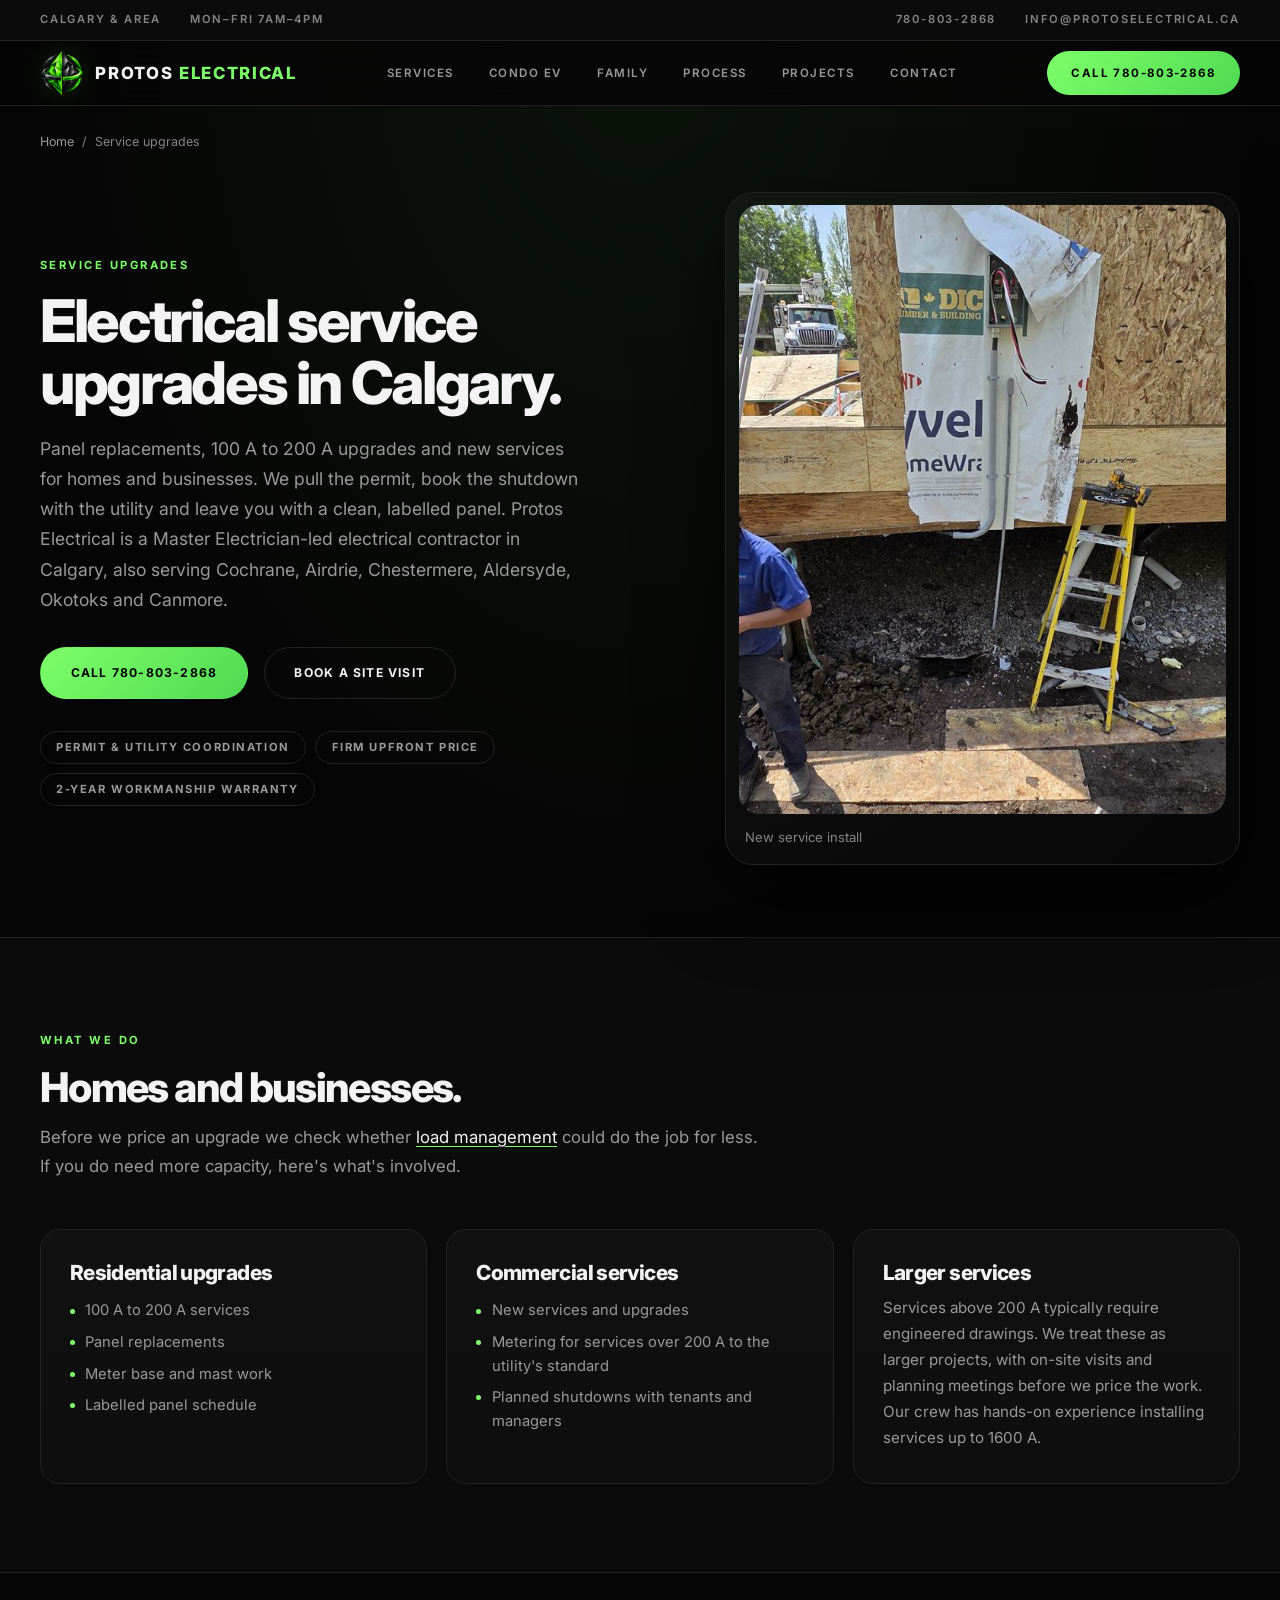
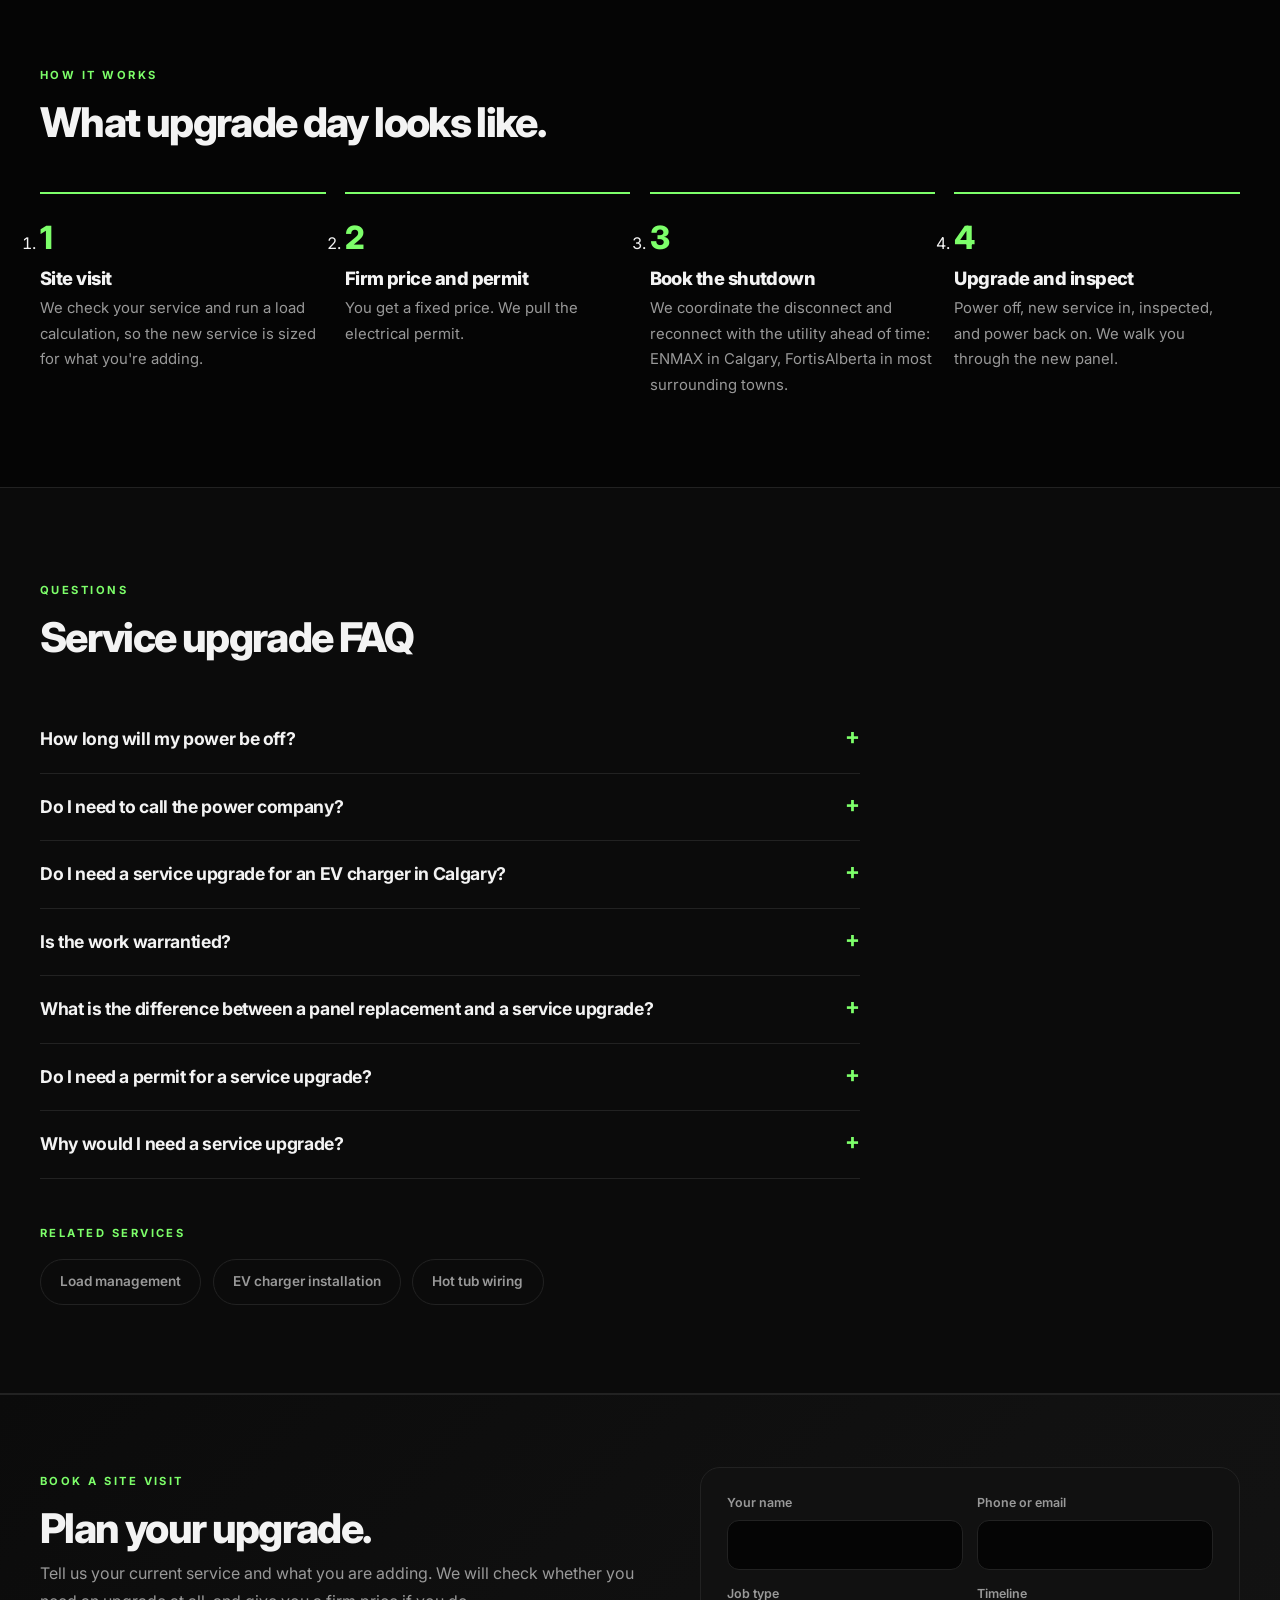
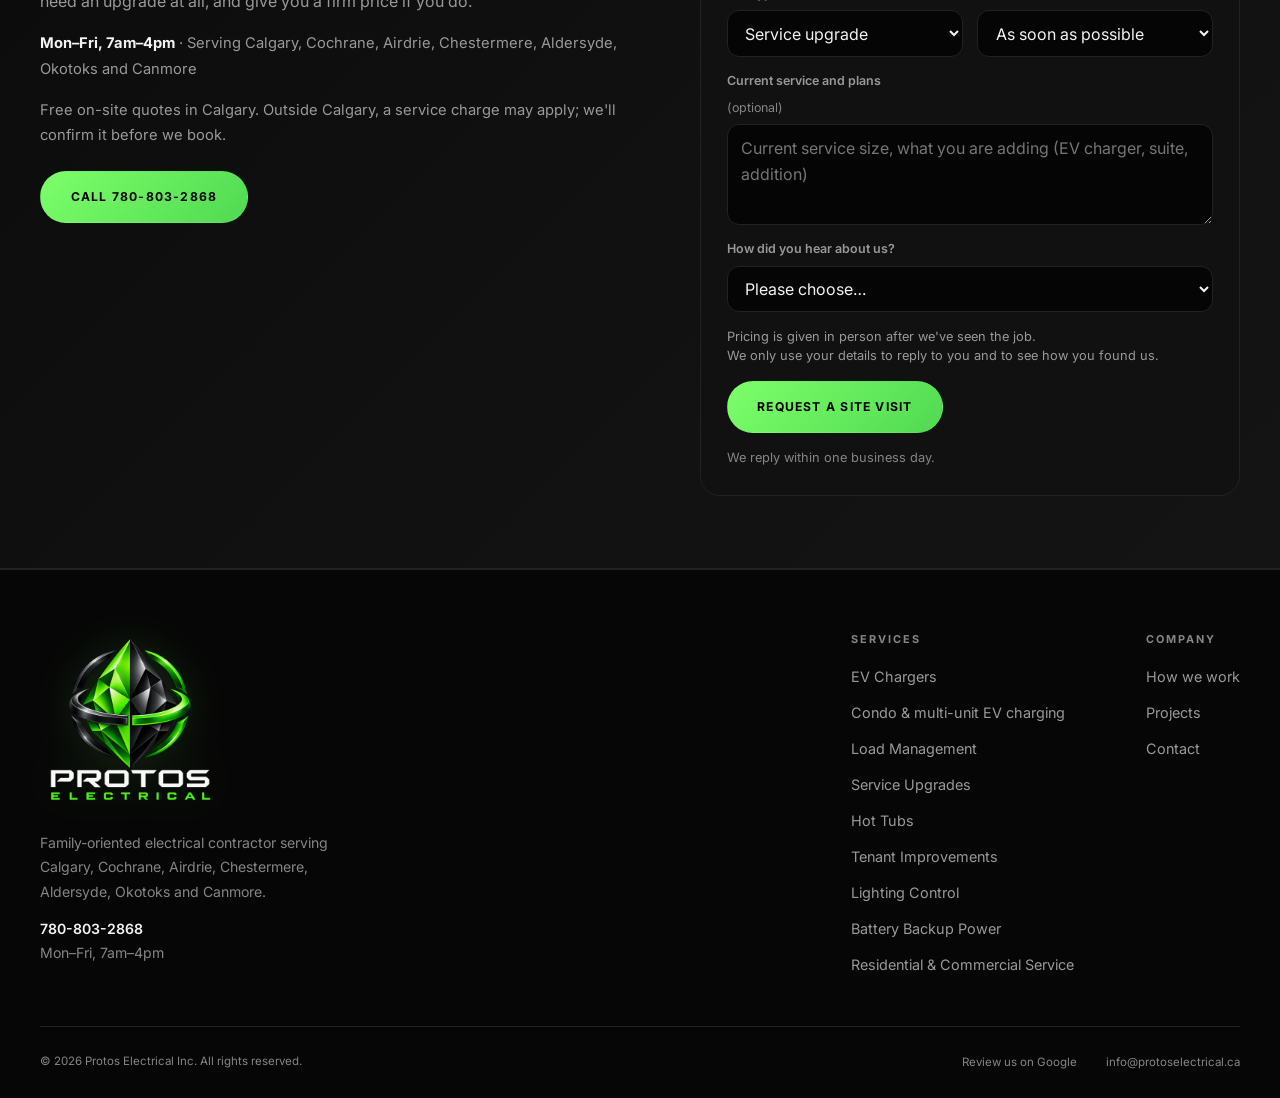
<file: service-upgrades.html>
<!DOCTYPE html>
<html lang="en-CA">
<head>
<meta charset="UTF-8">
<meta name="viewport" content="width=device-width, initial-scale=1.0">
<title>Electrical Service Upgrades in Calgary | Protos Electrical</title>
<meta name="description" content="100 A to 200 A service upgrades, panel replacements and new services in Calgary. We handle the permit and the utility. Call 780-803-2868.">
<link rel="canonical" href="https://protoselectrical.ca/service-upgrades">
<meta property="og:type" content="website">
<meta property="og:url" content="https://protoselectrical.ca/service-upgrades">
<meta property="og:site_name" content="Protos Electrical">
<meta property="og:locale" content="en_CA">
<meta property="og:title" content="Electrical Service Upgrades in Calgary | Protos Electrical">
<meta property="og:description" content="100 A to 200 A service upgrades, panel replacements and new services in Calgary. We handle the permit and the utility. Call 780-803-2868.">
<meta property="og:image" content="https://protoselectrical.ca/assets/share-logo.png">
<meta property="og:image:width" content="1200">
<meta property="og:image:height" content="630">
<meta property="og:image:type" content="image/png">
<meta property="og:image:alt" content="Protos Electrical logo">
<meta name="twitter:card" content="summary_large_image">
<meta name="twitter:title" content="Electrical Service Upgrades in Calgary | Protos Electrical">
<meta name="twitter:description" content="100 A to 200 A service upgrades, panel replacements and new services in Calgary. We handle the permit and the utility. Call 780-803-2868.">
<meta name="twitter:image" content="https://protoselectrical.ca/assets/share-logo.png">
<meta name="twitter:image:alt" content="Protos Electrical logo">
<meta name="theme-color" content="#050505">
<link rel="icon" type="image/png" sizes="64x64" href="/assets/favicon-64.png">
<link rel="apple-touch-icon" href="/assets/apple-touch-icon.png">
<link rel="preconnect" href="https://fonts.googleapis.com">
<link rel="preconnect" href="https://fonts.gstatic.com" crossorigin>
<link href="https://fonts.googleapis.com/css2?family=Inter:wght@400;500;600;700;800&display=swap" rel="stylesheet">
<link rel="stylesheet" href="/assets/site.css">
<script type="application/ld+json">
{
 "@context":"https://schema.org",
 "@type":"Service",
 "name":"Electrical service upgrades and new services",
 "serviceType":"Electrical service upgrade",
 "url":"https://protoselectrical.ca/service-upgrades",
 "provider":{"@type":"Electrician","@id":"https://protoselectrical.ca/#business","name":"Protos Electrical","url":"https://protoselectrical.ca/","telephone":"+1-780-803-2868"},
 "areaServed":[{"@type":"City","name":"Calgary"},{"@type":"City","name":"Cochrane"},{"@type":"City","name":"Airdrie"},{"@type":"City","name":"Chestermere"},{"@type":"Place","name":"Aldersyde"},{"@type":"City","name":"Okotoks"},{"@type":"City","name":"Canmore"}],
 "description":"Residential and commercial electrical service upgrades, panel replacements and new services, including permits and utility coordination."
}
</script>
<script type="application/ld+json">
{
 "@context":"https://schema.org",
 "@type":"BreadcrumbList",
 "itemListElement":[
  {"@type":"ListItem","position":1,"name":"Home","item":"https://protoselectrical.ca/"},
  {"@type":"ListItem","position":2,"name":"Service upgrades","item":"https://protoselectrical.ca/service-upgrades"}
 ]
}
</script>
<script type="application/ld+json">
{
 "@context": "https://schema.org",
 "@type": "FAQPage",
 "mainEntity": [
  {
   "@type": "Question",
   "name": "How long will my power be off?",
   "acceptedAnswer": {
    "@type": "Answer",
    "text": "For most homes it's part of a working day. We'll give you the window when we book the shutdown with the utility, so you can plan around it."
   }
  },
  {
   "@type": "Question",
   "name": "Do I need to call the power company?",
   "acceptedAnswer": {
    "@type": "Answer",
    "text": "No. We book the disconnect and reconnect with your utility (ENMAX in Calgary, FortisAlberta in most surrounding towns) and coordinate with them on the day. The utility handles the meter itself."
   }
  },
  {
   "@type": "Question",
   "name": "Do I need a service upgrade for an EV charger in Calgary?",
   "acceptedAnswer": {
    "@type": "Answer",
    "text": "Not always. A load calculation tells us, and load management can often let a charger share your existing service."
   }
  },
  {
   "@type": "Question",
   "name": "Is the work warrantied?",
   "acceptedAnswer": {
    "@type": "Answer",
    "text": "Yes. 2-year warranty on our workmanship and the materials we supply. Full terms and exclusions are written on your quote."
   }
  },
  {
   "@type": "Question",
   "name": "What is the difference between a panel replacement and a service upgrade?",
   "acceptedAnswer": {
    "@type": "Answer",
    "text": "A panel replacement swaps the panel on the same size of service, for example 100 A for 100 A. A service upgrade increases the size of the service, for example 100 A to 200 A, and usually includes new service conductors and a new meter base, plus a new mast on overhead services."
   }
  },
  {
   "@type": "Question",
   "name": "Do I need a permit for a service upgrade?",
   "acceptedAnswer": {
    "@type": "Answer",
    "text": "Yes. We pull the electrical permit, book the inspection and arrange the utility disconnect and reconnect."
   }
  },
  {
   "@type": "Question",
   "name": "Why would I need a service upgrade?",
   "acceptedAnswer": {
    "@type": "Answer",
    "text": "Common reasons are a service too small for new loads such as an EV charger, hot tub or heat pump once a load calculation is done, or a major renovation or addition. A full or older panel can often be handled with a panel replacement instead. We run the load calculation first, so you only upgrade if you need to."
   }
  }
 ]
}
</script>
</head>
<body>

<div class="topbar">
  <div class="container topbar-inner">
    <div class="topbar-meta">
      <span>Calgary &amp; area</span>
      <span>Mon–Fri 7am–4pm</span>
    </div>
    <div class="topbar-meta">
      <a href="tel:+17808032868">780-803-2868</a>
      <a href="mailto:info@protoselectrical.ca">info@protoselectrical.ca</a>
    </div>
  </div>
</div>

<header class="site-header">
  <div class="container header-inner">
    <a href="/" class="brand" aria-label="Protos Electrical — home">
      <img class="brand-icon" src="/assets/protos-mark.png" alt="" width="128" height="128"><span class="brand-name">Protos <span>Electrical</span></span>
    </a>
    <nav class="main-nav" aria-label="Primary navigation">
      <a href="/#services">Services</a>
      <a href="/condo-ev-charging">Condo EV</a>
      <a href="/#family">Family</a>
      <a href="/#process">Process</a>
      <a href="/#projects">Projects</a>
      <a href="/#contact">Contact</a>
    </nav>
    <a class="nav-cta" href="tel:+17808032868">Call 780-803-2868</a>
    <button class="nav-toggle" id="nav-toggle" aria-label="Open navigation" aria-expanded="false" aria-controls="mobile-nav">
      <span></span><span></span><span></span>
    </button>
  </div>
</header>

<div class="mobile-nav" id="mobile-nav" aria-hidden="true" role="dialog" aria-label="Mobile navigation">
  <a href="/#services">Services</a>
  <a href="/condo-ev-charging">Condo EV</a>
  <a href="/#family">Family</a>
  <a href="/#process">Process</a>
  <a href="/#projects">Projects</a>
  <a href="/#contact">Contact</a>
  <a class="button button-primary mobile-cta" href="tel:+17808032868">Call 780-803-2868</a>
</div>

<main>
<div class="container breadcrumb"><a href="/">Home</a><span aria-hidden="true">/</span><span>Service upgrades</span></div>
<section class="svc-hero">
  <div class="container svc-hero-grid">
    <div>
      <span class="eyebrow">Service upgrades</span>
      <h1>Electrical service upgrades in Calgary.</h1>
      <p class="lead">Panel replacements, 100 A to 200 A upgrades and new services for homes and businesses. We pull the permit, book the shutdown with the utility and leave you with a clean, labelled panel. Protos Electrical is a Master Electrician-led electrical contractor in Calgary, also serving Cochrane, Airdrie, Chestermere, Aldersyde, Okotoks and Canmore.</p>
      <div class="actions">
        <a class="button button-primary" href="tel:+17808032868">Call 780-803-2868</a>
        <a class="button button-secondary" href="#quote">Book a site visit</a>
      </div>
      <ul class="hero-points">
      <li>Permit &amp; utility coordination</li>
      <li>Firm upfront price</li>
      <li>2-year workmanship warranty</li>
      </ul>
    </div>
    <figure class="hero-photo">
      <img src="/assets/projects/new-service.jpg" alt="New electrical service being installed on a building under construction" width="640" height="800">
      <figcaption>New service install</figcaption>
    </figure>
  </div>
</section>
<section class="section section-alt">
  <div class="container">
    <div class="section-header">
      <span class="eyebrow">What we do</span>
      <h2>Homes and businesses.</h2>
      <p>Before we price an upgrade we check whether <a href="/load-management">load management</a> could do the job for less. If you do need more capacity, here's what's involved.</p>
    </div>
    <div class="card-grid">
      <article class="card">
        <h3>Residential upgrades</h3>
        <ul><li>100 A to 200 A services</li><li>Panel replacements</li><li>Meter base and mast work</li><li>Labelled panel schedule</li></ul>
      </article>
      <article class="card">
        <h3>Commercial services</h3>
        <ul><li>New services and upgrades</li><li>Metering for services over 200 A to the utility's standard</li><li>Planned shutdowns with tenants and managers</li></ul>
      </article>
      <article class="card">
        <h3>Larger services</h3>
        <p>Services above 200 A typically require engineered drawings. We treat these as larger projects, with on-site visits and planning meetings before we price the work. Our crew has hands-on experience installing services up to 1600 A.</p>
      </article>
    </div>
  </div>
</section>

<section class="section">
  <div class="container">
    <div class="section-header"><span class="eyebrow">How it works</span><h2>What upgrade day looks like.</h2></div>
    <ol class="steps">
      <li><h3>Site visit</h3><p>We check your service and run a load calculation, so the new service is sized for what you're adding.</p></li>
      <li><h3>Firm price and permit</h3><p>You get a fixed price. We pull the electrical permit.</p></li>
      <li><h3>Book the shutdown</h3><p>We coordinate the disconnect and reconnect with the utility ahead of time: ENMAX in Calgary, FortisAlberta in most surrounding towns.</p></li>
      <li><h3>Upgrade and inspect</h3><p>Power off, new service in, inspected, and power back on. We walk you through the new panel.</p></li>
    </ol>
  </div>
</section>

<section class="section section-alt">
  <div class="container">
    <div class="section-header"><span class="eyebrow">Questions</span><h2>Service upgrade FAQ</h2></div>
    <div class="faq">
      <details><summary>How long will my power be off?</summary><p>For most homes it's part of a working day. We'll give you the window when we book the shutdown with the utility, so you can plan around it.</p></details>
      <details><summary>Do I need to call the power company?</summary><p>No. We book the disconnect and reconnect with your utility (ENMAX in Calgary, FortisAlberta in most surrounding towns) and coordinate with them on the day. The utility handles the meter itself.</p></details>
      <details><summary>Do I need a service upgrade for an EV charger in Calgary?</summary><p>Not always. A load calculation tells us, and <a href="/load-management">load management</a> can often let a charger share your existing service.</p></details>
      <details><summary>Is the work warrantied?</summary><p>Yes. 2-year warranty on our workmanship and the materials we supply. Full terms and exclusions are written on your quote.</p></details>
      <details><summary>What is the difference between a panel replacement and a service upgrade?</summary><p>A panel replacement swaps the panel on the same size of service, for example 100 A for 100 A. A service upgrade increases the size of the service, for example 100 A to 200 A, and usually includes new service conductors and a new meter base, plus a new mast on overhead services.</p></details>
      <details><summary>Do I need a permit for a service upgrade?</summary><p>Yes. We pull the electrical permit, book the inspection and arrange the utility disconnect and reconnect.</p></details>
      <details><summary>Why would I need a service upgrade?</summary><p>Common reasons are a service too small for new loads such as an EV charger, hot tub or heat pump once a load calculation is done, or a major renovation or addition. A full or older panel can often be handled with a panel replacement instead. We run the load calculation first, so you only upgrade if you need to.</p></details>
    </div>
    <div style="margin-top:2.5rem">
      <span class="eyebrow">Related services</span>
      <div class="related"><a href="/load-management">Load management</a><a href="/ev-charger-installation">EV charger installation</a><a href="/hot-tub-wiring">Hot tub wiring</a></div>
    </div>
  </div>
</section>

<section class="quote-band" id="quote">
  <div class="container quote-inner">
    <div>
      <span class="eyebrow">Book a site visit</span>
      <h2>Plan your upgrade.</h2>
      <p>Tell us your current service and what you are adding. We will check whether you need an upgrade at all, and give you a firm price if you do.</p>
      <p class="hours-line"><strong>Mon–Fri, 7am–4pm</strong> · Serving Calgary, Cochrane, Airdrie, Chestermere, Aldersyde, Okotoks and Canmore</p>
      <p class="hours-line">Free on-site quotes in Calgary. Outside Calgary, a service charge may apply; we'll confirm it before we book.</p>
      <div class="actions" style="margin-top:1.4rem">
        <a class="button button-primary" href="tel:+17808032868">Call 780-803-2868</a>
      </div>
    </div>
    <form class="contact-form lead-form" data-subject="Site visit request" novalidate>
      <div class="form-row">
        <label>Your name<input name="name" required autocomplete="name"></label>
        <label>Phone or email<input name="contact" required></label>
      </div>
      <div class="form-row">
        <label>Job type
          <select name="job">
            <option>EV charger</option>
            <option selected>Service upgrade</option>
            <option>Tenant improvement</option>
            <option>Hot tub</option>
            <option>Load management</option>
            <option>Battery backup power</option>
            <option>Home automation / lighting control</option>
            <option>Other</option>
          </select>
        </label>
        <label>Timeline
          <select name="timeline">
            <option>As soon as possible</option>
            <option>Within a month</option>
            <option>1–3 months</option>
            <option>Just planning</option>
          </select>
        </label>
      </div>
      <label>Current service and plans <span class="optional">(optional)</span>
        <textarea name="details" rows="3" placeholder="Current service size, what you are adding (EV charger, suite, addition)"></textarea>
      </label>
      <label>How did you hear about us?
        <select name="heard_about" required>
          <option value="">Please choose…</option>
          <option>Google search</option>
          <option>Google Maps / Business Profile</option>
          <option>Google ad</option>
          <option>Facebook or Instagram</option>
          <option>Nextdoor</option>
          <option>Door hanger or flyer</option>
          <option>Yard sign or truck</option>
          <option>Referral from a friend</option>
          <option>Repeat customer</option>
          <option>Other</option>
        </select>
      </label>
      <label class="hp-field" aria-hidden="true">Leave this empty<input name="_gotcha" tabindex="-1" autocomplete="off"></label>
      <p class="form-note">Pricing is given in person after we've seen the job.<br>We only use your details to reply to you and to see how you found us.</p>
      <button class="button button-primary" type="submit">Request a site visit</button>
      <p class="form-msg" role="status">We reply within one business day.</p>
    </form>
  </div>
</section>
</main>

<footer class="site-footer">
  <div class="container">
    <div class="footer-top">
      <div class="footer-brand">
        <img class="brand-mark" loading="lazy" decoding="async" src="/assets/protos-logo.png" alt="Protos Electrical" width="480" height="480">
        <p>Family-oriented electrical contractor serving Calgary, Cochrane, Airdrie, Chestermere, Aldersyde, Okotoks and Canmore.</p>
        <p><a href="tel:+17808032868">780-803-2868</a><br>Mon–Fri, 7am–4pm</p>
      </div>
      <div class="footer-links-group">
        <div class="footer-col">
          <h4>Services</h4>
          <ul>
            <li><a href="/ev-charger-installation">EV Chargers</a></li>
            <li><a href="/condo-ev-charging">Condo &amp; multi-unit EV charging</a></li>
            <li><a href="/load-management">Load Management</a></li>
            <li><a href="/service-upgrades">Service Upgrades</a></li>
            <li><a href="/hot-tub-wiring">Hot Tubs</a></li>
            <li><a href="/tenant-improvements">Tenant Improvements</a></li>
            <li><a href="/lighting-control">Lighting Control</a></li>
            <li><a href="/backup-power">Battery Backup Power</a></li>
            <li><a href="/#services">Residential &amp; Commercial Service</a></li>
          </ul>
        </div>
        <div class="footer-col">
          <h4>Company</h4>
          <ul>
            <li><a href="/#process">How we work</a></li>
            <li><a href="/#projects">Projects</a></li>
            <li><a href="/#contact">Contact</a></li>
          </ul>
        </div>
      </div>
    </div>
    <div class="footer-bottom">
      <p>&copy; 2026 Protos Electrical Inc. All rights reserved.</p>
      <div class="footer-bottom-links">
        <a href="https://g.page/r/Cb3orosDe9P_EBM/review" target="_blank" rel="noopener">Review us on Google</a>
        <a href="mailto:info@protoselectrical.ca">info@protoselectrical.ca</a>
      </div>
    </div>
  </div>
</footer>

<div class="call-bar">
  <a class="button button-primary" href="tel:+17808032868">Call now</a>
  <a class="button button-secondary" href="#quote">Book a visit</a>
</div>

<script src="/assets/site.js" defer></script>
</body>
</html>
</file>
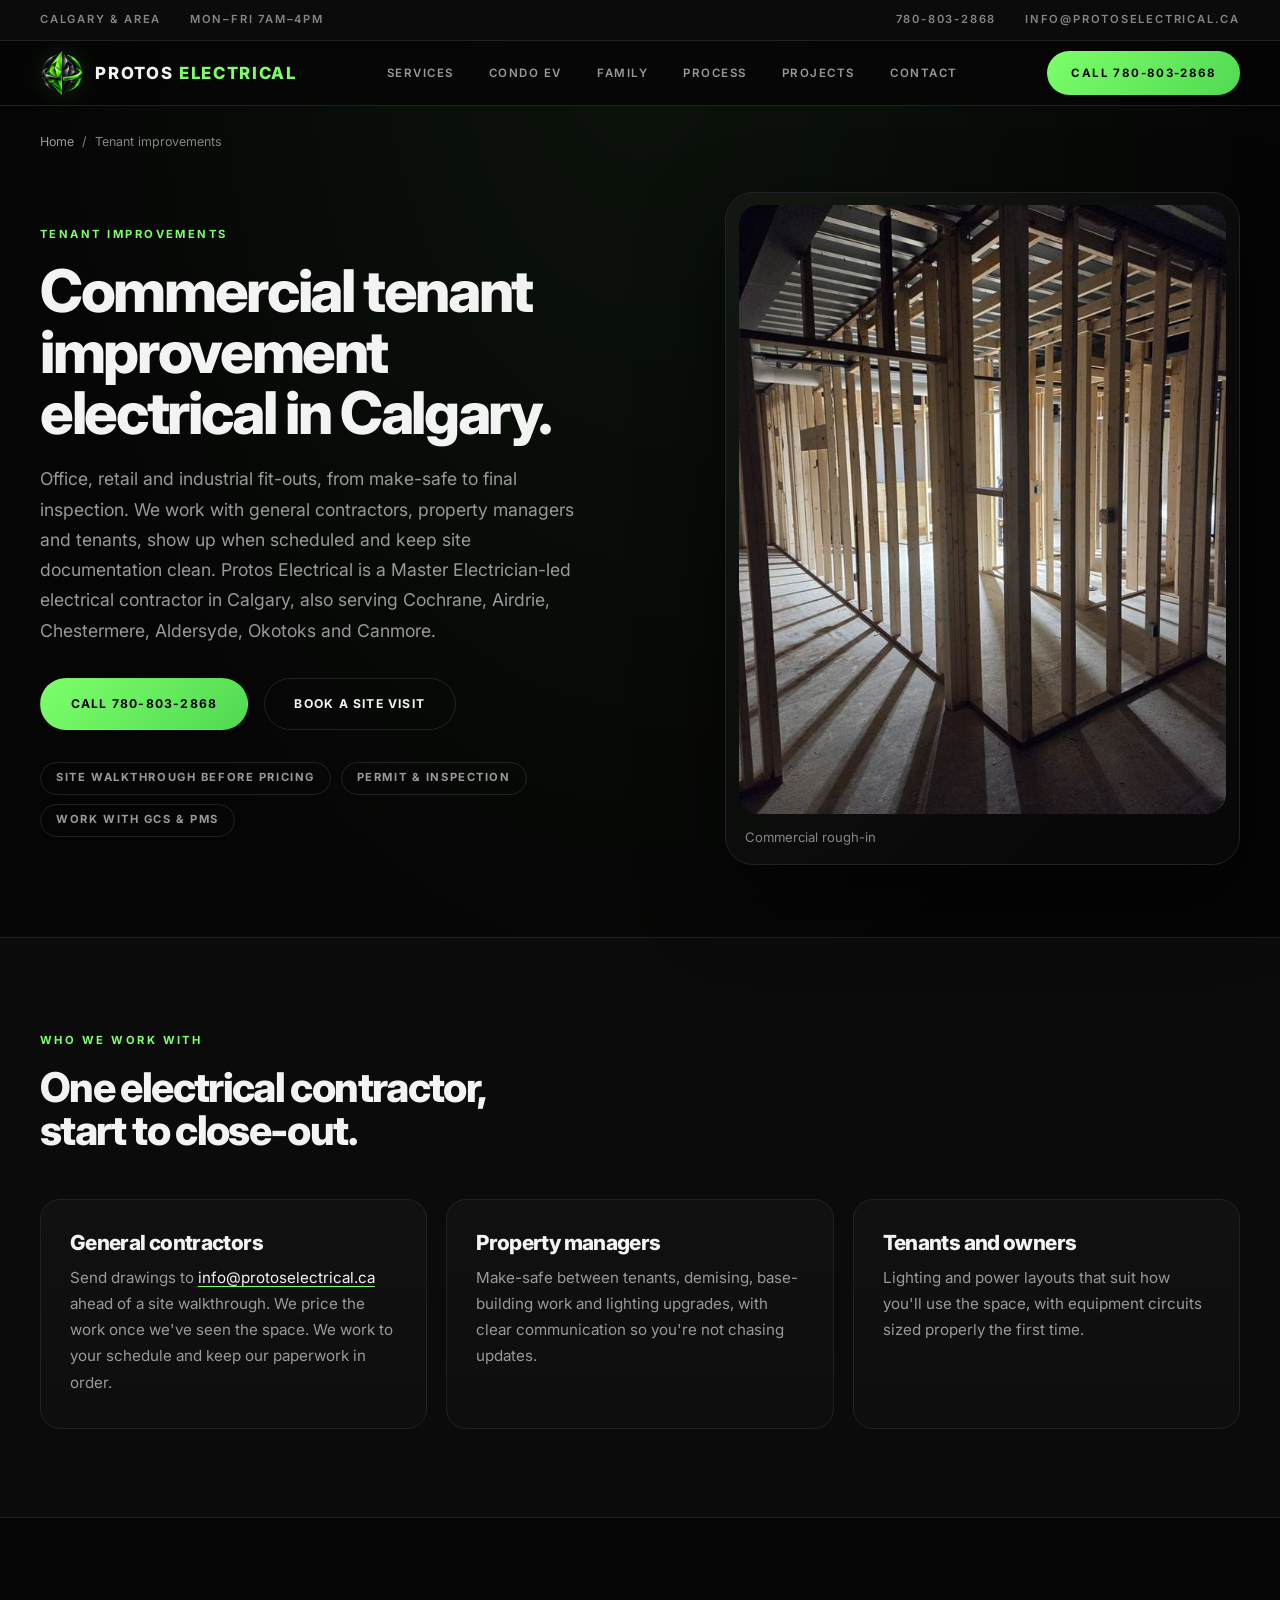
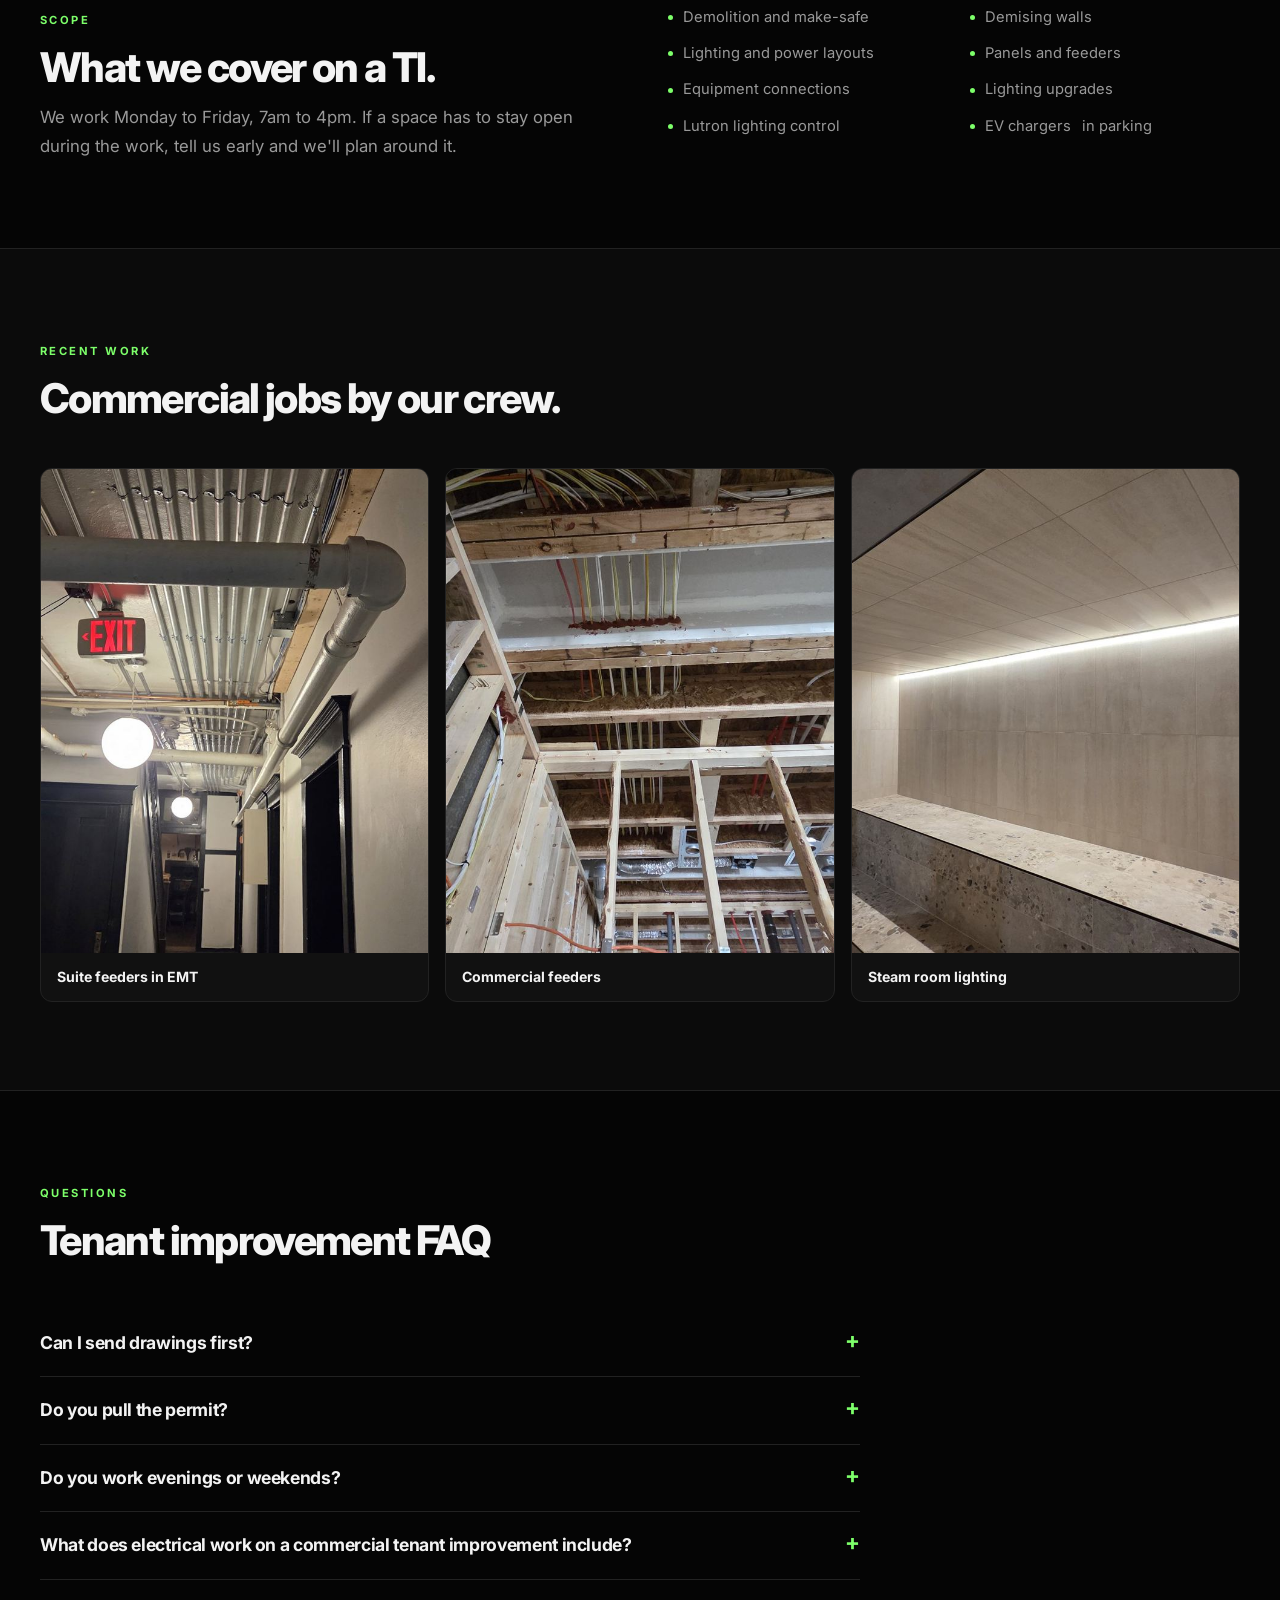
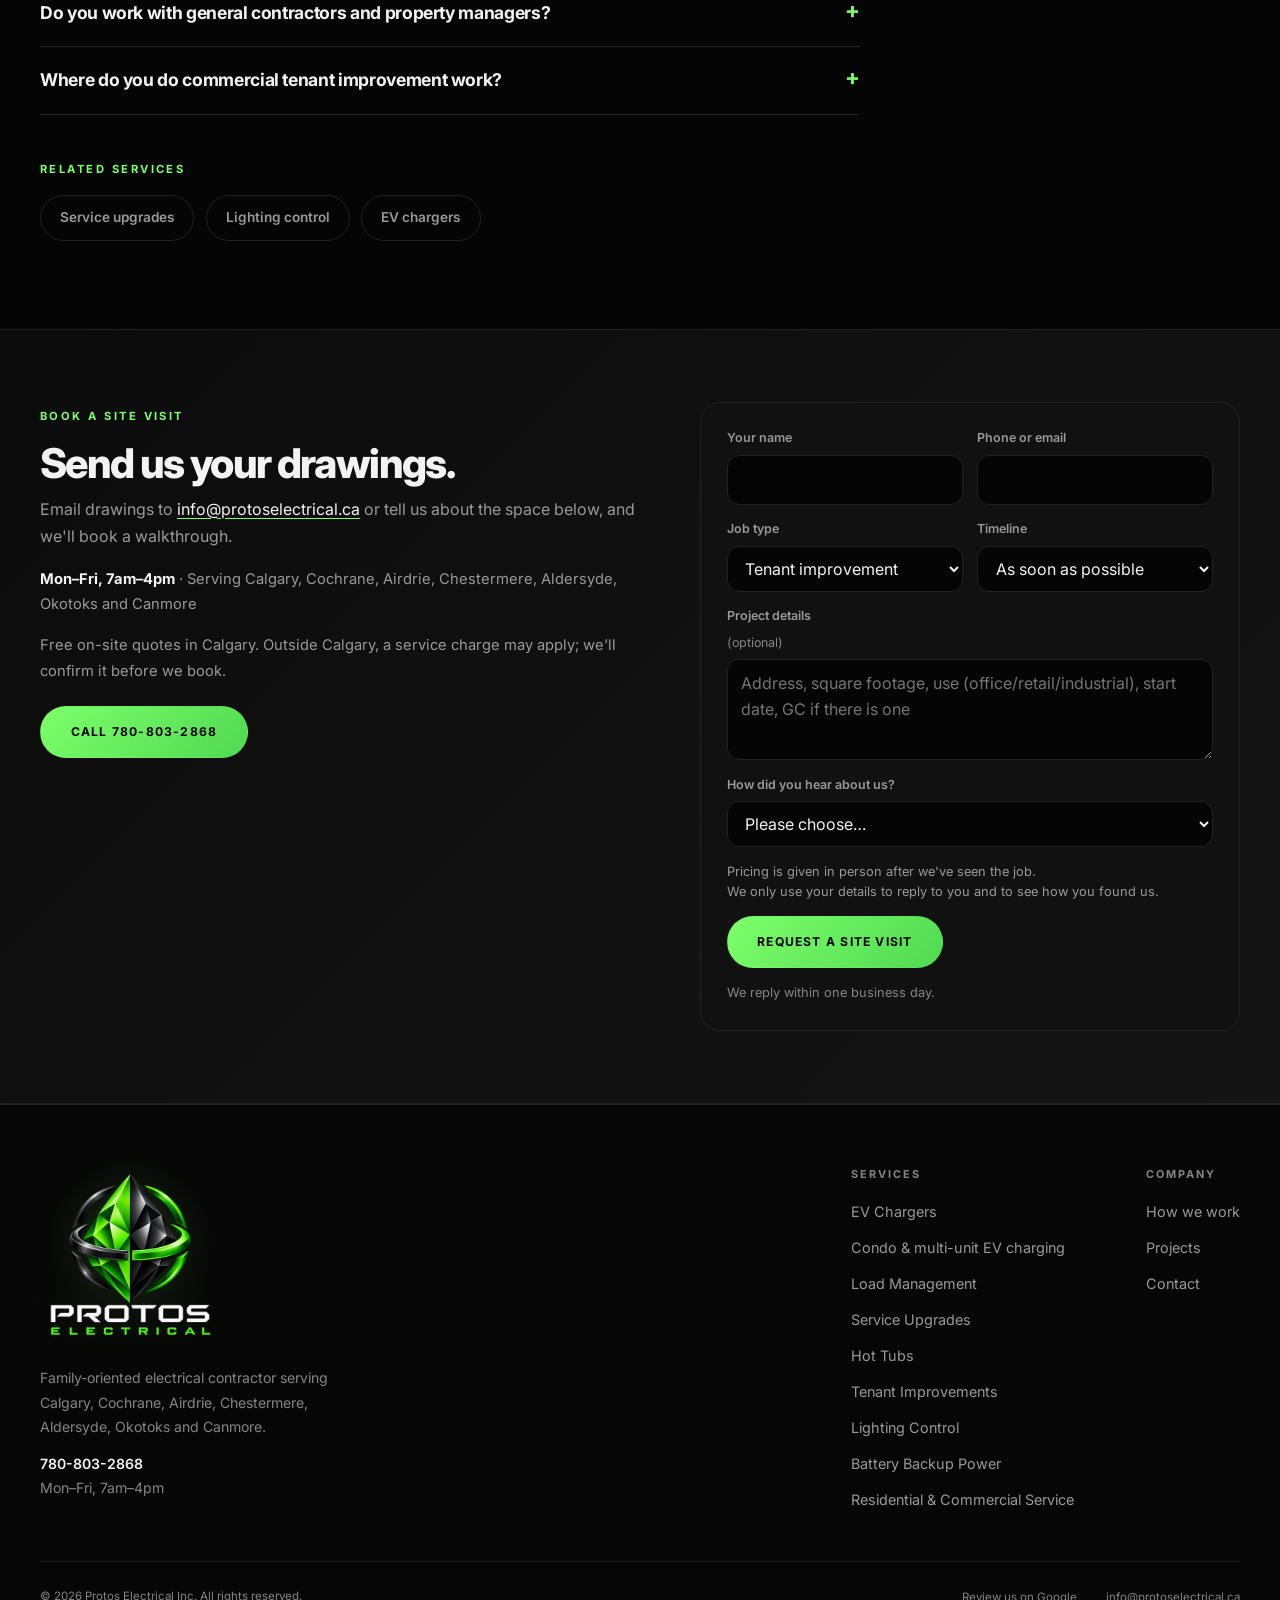
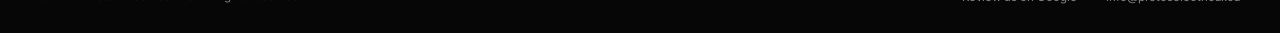
<file: tenant-improvements.html>
<!DOCTYPE html>
<html lang="en-CA">
<head>
<meta charset="UTF-8">
<meta name="viewport" content="width=device-width, initial-scale=1.0">
<title>Commercial Tenant Improvements in Calgary | Protos Electrical</title>
<meta name="description" content="Electrical for office, retail and industrial tenant improvements in Calgary. We review drawings, walk the site, and work with GCs and property managers.">
<link rel="canonical" href="https://protoselectrical.ca/tenant-improvements">
<meta property="og:type" content="website">
<meta property="og:url" content="https://protoselectrical.ca/tenant-improvements">
<meta property="og:site_name" content="Protos Electrical">
<meta property="og:locale" content="en_CA">
<meta property="og:title" content="Commercial Tenant Improvements in Calgary | Protos Electrical">
<meta property="og:description" content="Electrical for office, retail and industrial tenant improvements in Calgary. We review drawings, walk the site, and work with GCs and property managers.">
<meta property="og:image" content="https://protoselectrical.ca/assets/share-logo.png">
<meta property="og:image:width" content="1200">
<meta property="og:image:height" content="630">
<meta property="og:image:type" content="image/png">
<meta property="og:image:alt" content="Protos Electrical logo">
<meta name="twitter:card" content="summary_large_image">
<meta name="twitter:title" content="Commercial Tenant Improvements in Calgary | Protos Electrical">
<meta name="twitter:description" content="Electrical for office, retail and industrial tenant improvements in Calgary. We review drawings, walk the site, and work with GCs and property managers.">
<meta name="twitter:image" content="https://protoselectrical.ca/assets/share-logo.png">
<meta name="twitter:image:alt" content="Protos Electrical logo">
<meta name="theme-color" content="#050505">
<link rel="icon" type="image/png" sizes="64x64" href="/assets/favicon-64.png">
<link rel="apple-touch-icon" href="/assets/apple-touch-icon.png">
<link rel="preconnect" href="https://fonts.googleapis.com">
<link rel="preconnect" href="https://fonts.gstatic.com" crossorigin>
<link href="https://fonts.googleapis.com/css2?family=Inter:wght@400;500;600;700;800&display=swap" rel="stylesheet">
<link rel="stylesheet" href="/assets/site.css">
<script type="application/ld+json">
{
 "@context":"https://schema.org",
 "@type":"Service",
 "name":"Commercial tenant improvement electrical",
 "serviceType":"Commercial electrical contracting",
 "url":"https://protoselectrical.ca/tenant-improvements",
 "provider":{"@type":"Electrician","@id":"https://protoselectrical.ca/#business","name":"Protos Electrical","url":"https://protoselectrical.ca/","telephone":"+1-780-803-2868"},
 "areaServed":[{"@type":"City","name":"Calgary"},{"@type":"City","name":"Cochrane"},{"@type":"City","name":"Airdrie"},{"@type":"City","name":"Chestermere"},{"@type":"Place","name":"Aldersyde"},{"@type":"City","name":"Okotoks"},{"@type":"City","name":"Canmore"}],
 "description":"Electrical for office, retail and industrial tenant improvements: demolition and make-safe, demising, lighting and power layouts, panels and feeders, equipment connections, permits and inspection."
}
</script>
<script type="application/ld+json">
{
 "@context":"https://schema.org",
 "@type":"BreadcrumbList",
 "itemListElement":[
  {"@type":"ListItem","position":1,"name":"Home","item":"https://protoselectrical.ca/"},
  {"@type":"ListItem","position":2,"name":"Tenant improvements","item":"https://protoselectrical.ca/tenant-improvements"}
 ]
}
</script>
<script type="application/ld+json">
{
 "@context": "https://schema.org",
 "@type": "FAQPage",
 "mainEntity": [
  {
   "@type": "Question",
   "name": "Can I send drawings first?",
   "acceptedAnswer": {
    "@type": "Answer",
    "text": "Yes. Send drawings and the schedule so we can review them, then we walk the space and give you a firm price in person. If there are no drawings yet, we start with the walkthrough."
   }
  },
  {
   "@type": "Question",
   "name": "Do you pull the permit?",
   "acceptedAnswer": {
    "@type": "Answer",
    "text": "Yes. We pull the electrical permit and book the inspections."
   }
  },
  {
   "@type": "Question",
   "name": "Do you work evenings or weekends?",
   "acceptedAnswer": {
    "@type": "Answer",
    "text": "We work Monday to Friday, 7am to 4pm. Tell us early if the space has to stay open, and we'll plan the work around it."
   }
  },
  {
   "@type": "Question",
   "name": "What does electrical work on a commercial tenant improvement include?",
   "acceptedAnswer": {
    "@type": "Answer",
    "text": "Typically demolition and make-safe, demising walls, lighting and power layouts, panels and feeders, and equipment connections. We confirm the exact scope when we walk the space."
   }
  },
  {
   "@type": "Question",
   "name": "Do you work with general contractors and property managers?",
   "acceptedAnswer": {
    "@type": "Answer",
    "text": "Yes. We work with general contractors, property managers and tenants, from make-safe to final inspection."
   }
  },
  {
   "@type": "Question",
   "name": "Where do you do commercial tenant improvement work?",
   "acceptedAnswer": {
    "@type": "Answer",
    "text": "We serve Calgary, Cochrane, Airdrie, Chestermere, Aldersyde, Okotoks and Canmore."
   }
  }
 ]
}
</script>
</head>
<body>

<div class="topbar">
  <div class="container topbar-inner">
    <div class="topbar-meta">
      <span>Calgary &amp; area</span>
      <span>Mon–Fri 7am–4pm</span>
    </div>
    <div class="topbar-meta">
      <a href="tel:+17808032868">780-803-2868</a>
      <a href="mailto:info@protoselectrical.ca">info@protoselectrical.ca</a>
    </div>
  </div>
</div>

<header class="site-header">
  <div class="container header-inner">
    <a href="/" class="brand" aria-label="Protos Electrical — home">
      <img class="brand-icon" src="/assets/protos-mark.png" alt="" width="128" height="128"><span class="brand-name">Protos <span>Electrical</span></span>
    </a>
    <nav class="main-nav" aria-label="Primary navigation">
      <a href="/#services">Services</a>
      <a href="/condo-ev-charging">Condo EV</a>
      <a href="/#family">Family</a>
      <a href="/#process">Process</a>
      <a href="/#projects">Projects</a>
      <a href="/#contact">Contact</a>
    </nav>
    <a class="nav-cta" href="tel:+17808032868">Call 780-803-2868</a>
    <button class="nav-toggle" id="nav-toggle" aria-label="Open navigation" aria-expanded="false" aria-controls="mobile-nav">
      <span></span><span></span><span></span>
    </button>
  </div>
</header>

<div class="mobile-nav" id="mobile-nav" aria-hidden="true" role="dialog" aria-label="Mobile navigation">
  <a href="/#services">Services</a>
  <a href="/condo-ev-charging">Condo EV</a>
  <a href="/#family">Family</a>
  <a href="/#process">Process</a>
  <a href="/#projects">Projects</a>
  <a href="/#contact">Contact</a>
  <a class="button button-primary mobile-cta" href="tel:+17808032868">Call 780-803-2868</a>
</div>

<main>
<div class="container breadcrumb"><a href="/">Home</a><span aria-hidden="true">/</span><span>Tenant improvements</span></div>
<section class="svc-hero">
  <div class="container svc-hero-grid">
    <div>
      <span class="eyebrow">Tenant improvements</span>
      <h1>Commercial tenant improvement electrical in Calgary.</h1>
      <p class="lead">Office, retail and industrial fit-outs, from make-safe to final inspection. We work with general contractors, property managers and tenants, show up when scheduled and keep site documentation clean. Protos Electrical is a Master Electrician-led electrical contractor in Calgary, also serving Cochrane, Airdrie, Chestermere, Aldersyde, Okotoks and Canmore.</p>
      <div class="actions">
        <a class="button button-primary" href="tel:+17808032868">Call 780-803-2868</a>
        <a class="button button-secondary" href="#quote">Book a site visit</a>
      </div>
      <ul class="hero-points">
      <li>Site walkthrough before pricing</li>
      <li>Permit &amp; inspection</li>
      <li>Work with GCs &amp; PMs</li>
      </ul>
    </div>
    <figure class="hero-photo">
      <img src="/assets/projects/rough-in-commercial.jpg" alt="Commercial tenant space framed and roughed in" width="640" height="800">
      <figcaption>Commercial rough-in</figcaption>
    </figure>
  </div>
</section>
<section class="section section-alt">
  <div class="container">
    <div class="section-header">
      <span class="eyebrow">Who we work with</span>
      <h2>One electrical contractor, start to close-out.</h2>
    </div>
    <div class="card-grid">
      <article class="card">
        <h3>General contractors</h3>
        <p>Send drawings to <a href="mailto:info@protoselectrical.ca">info@protoselectrical.ca</a> ahead of a site walkthrough. We price the work once we've seen the space. We work to your schedule and keep our paperwork in order.</p>
      </article>
      <article class="card">
        <h3>Property managers</h3>
        <p>Make-safe between tenants, demising, base-building work and lighting upgrades, with clear communication so you're not chasing updates.</p>
      </article>
      <article class="card">
        <h3>Tenants and owners</h3>
        <p>Lighting and power layouts that suit how you'll use the space, with equipment circuits sized properly the first time.</p>
      </article>
    </div>
  </div>
</section>

<section class="section">
  <div class="container split">
    <div class="section-header" style="margin-bottom:0">
      <span class="eyebrow">Scope</span>
      <h2>What we cover on a TI.</h2>
      <p>We work Monday to Friday, 7am to 4pm. If a space has to stay open during the work, tell us early and we'll plan around it.</p>
    </div>
    <ul class="checklist">
      <li>Demolition and make-safe</li>
      <li>Demising walls</li>
      <li>Lighting and power layouts</li>
      <li>Panels and feeders</li>
      <li>Equipment connections</li>
      <li>Lighting upgrades</li>
      <li><a href="/lighting-control">Lutron lighting control</a></li>
      <li><a href="/ev-charger-installation">EV chargers</a> in parking</li>
    </ul>
  </div>
</section>

<section class="section section-alt">
  <div class="container">
    <div class="section-header"><span class="eyebrow">Recent work</span><h2>Commercial jobs by our crew.</h2></div>
    <div class="photo-grid">
      <figure><img src="/assets/projects/emt-suite-feeders.jpg" alt="EMT conduit runs for suite feeders along a corridor ceiling" loading="lazy" width="640" height="800"><figcaption>Suite feeders in EMT</figcaption></figure>
      <figure><img src="/assets/projects/feeders-commercial.jpg" alt="Feeder runs through a commercial building under construction" loading="lazy" width="640" height="800"><figcaption>Commercial feeders</figcaption></figure>
      <figure><img src="/assets/projects/steam-room-lighting.jpg" alt="Linear LED lighting in a finished steam room" loading="lazy" width="640" height="800"><figcaption>Steam room lighting</figcaption></figure>
    </div>
  </div>
</section>

<section class="section">
  <div class="container">
    <div class="section-header"><span class="eyebrow">Questions</span><h2>Tenant improvement FAQ</h2></div>
    <div class="faq">
      <details><summary>Can I send drawings first?</summary><p>Yes. Send drawings and the schedule so we can review them, then we walk the space and give you a firm price in person. If there are no drawings yet, we start with the walkthrough.</p></details>
      <details><summary>Do you pull the permit?</summary><p>Yes. We pull the electrical permit and book the inspections.</p></details>
      <details><summary>Do you work evenings or weekends?</summary><p>We work Monday to Friday, 7am to 4pm. Tell us early if the space has to stay open, and we'll plan the work around it.</p></details>
      <details><summary>What does electrical work on a commercial tenant improvement include?</summary><p>Typically demolition and make-safe, demising walls, lighting and power layouts, panels and feeders, and equipment connections. We confirm the exact scope when we walk the space.</p></details>
      <details><summary>Do you work with general contractors and property managers?</summary><p>Yes. We work with general contractors, property managers and tenants, from make-safe to final inspection.</p></details>
      <details><summary>Where do you do commercial tenant improvement work?</summary><p>We serve Calgary, Cochrane, Airdrie, Chestermere, Aldersyde, Okotoks and Canmore.</p></details>
    </div>
    <div style="margin-top:2.5rem">
      <span class="eyebrow">Related services</span>
      <div class="related"><a href="/service-upgrades">Service upgrades</a><a href="/lighting-control">Lighting control</a><a href="/ev-charger-installation">EV chargers</a></div>
    </div>
  </div>
</section>

<section class="quote-band" id="quote">
  <div class="container quote-inner">
    <div>
      <span class="eyebrow">Book a site visit</span>
      <h2>Send us your drawings.</h2>
      <p>Email drawings to <a href="mailto:info@protoselectrical.ca">info@protoselectrical.ca</a> or tell us about the space below, and we'll book a walkthrough.</p>
      <p class="hours-line"><strong>Mon–Fri, 7am–4pm</strong> · Serving Calgary, Cochrane, Airdrie, Chestermere, Aldersyde, Okotoks and Canmore</p>
      <p class="hours-line">Free on-site quotes in Calgary. Outside Calgary, a service charge may apply; we'll confirm it before we book.</p>
      <div class="actions" style="margin-top:1.4rem">
        <a class="button button-primary" href="tel:+17808032868">Call 780-803-2868</a>
      </div>
    </div>
    <form class="contact-form lead-form" data-subject="Site visit request" novalidate>
      <div class="form-row">
        <label>Your name<input name="name" required autocomplete="name"></label>
        <label>Phone or email<input name="contact" required></label>
      </div>
      <div class="form-row">
        <label>Job type
          <select name="job">
            <option>EV charger</option>
            <option>Service upgrade</option>
            <option selected>Tenant improvement</option>
            <option>Hot tub</option>
            <option>Load management</option>
            <option>Battery backup power</option>
            <option>Home automation / lighting control</option>
            <option>Other</option>
          </select>
        </label>
        <label>Timeline
          <select name="timeline">
            <option>As soon as possible</option>
            <option>Within a month</option>
            <option>1–3 months</option>
            <option>Just planning</option>
          </select>
        </label>
      </div>
      <label>Project details <span class="optional">(optional)</span>
        <textarea name="details" rows="3" placeholder="Address, square footage, use (office/retail/industrial), start date, GC if there is one"></textarea>
      </label>
      <label>How did you hear about us?
        <select name="heard_about" required>
          <option value="">Please choose…</option>
          <option>Google search</option>
          <option>Google Maps / Business Profile</option>
          <option>Google ad</option>
          <option>Facebook or Instagram</option>
          <option>Nextdoor</option>
          <option>Door hanger or flyer</option>
          <option>Yard sign or truck</option>
          <option>Referral from a friend</option>
          <option>Repeat customer</option>
          <option>Other</option>
        </select>
      </label>
      <label class="hp-field" aria-hidden="true">Leave this empty<input name="_gotcha" tabindex="-1" autocomplete="off"></label>
      <p class="form-note">Pricing is given in person after we've seen the job.<br>We only use your details to reply to you and to see how you found us.</p>
      <button class="button button-primary" type="submit">Request a site visit</button>
      <p class="form-msg" role="status">We reply within one business day.</p>
    </form>
  </div>
</section>
</main>

<footer class="site-footer">
  <div class="container">
    <div class="footer-top">
      <div class="footer-brand">
        <img class="brand-mark" loading="lazy" decoding="async" src="/assets/protos-logo.png" alt="Protos Electrical" width="480" height="480">
        <p>Family-oriented electrical contractor serving Calgary, Cochrane, Airdrie, Chestermere, Aldersyde, Okotoks and Canmore.</p>
        <p><a href="tel:+17808032868">780-803-2868</a><br>Mon–Fri, 7am–4pm</p>
      </div>
      <div class="footer-links-group">
        <div class="footer-col">
          <h4>Services</h4>
          <ul>
            <li><a href="/ev-charger-installation">EV Chargers</a></li>
            <li><a href="/condo-ev-charging">Condo &amp; multi-unit EV charging</a></li>
            <li><a href="/load-management">Load Management</a></li>
            <li><a href="/service-upgrades">Service Upgrades</a></li>
            <li><a href="/hot-tub-wiring">Hot Tubs</a></li>
            <li><a href="/tenant-improvements">Tenant Improvements</a></li>
            <li><a href="/lighting-control">Lighting Control</a></li>
            <li><a href="/backup-power">Battery Backup Power</a></li>
            <li><a href="/#services">Residential &amp; Commercial Service</a></li>
          </ul>
        </div>
        <div class="footer-col">
          <h4>Company</h4>
          <ul>
            <li><a href="/#process">How we work</a></li>
            <li><a href="/#projects">Projects</a></li>
            <li><a href="/#contact">Contact</a></li>
          </ul>
        </div>
      </div>
    </div>
    <div class="footer-bottom">
      <p>&copy; 2026 Protos Electrical Inc. All rights reserved.</p>
      <div class="footer-bottom-links">
        <a href="https://g.page/r/Cb3orosDe9P_EBM/review" target="_blank" rel="noopener">Review us on Google</a>
        <a href="mailto:info@protoselectrical.ca">info@protoselectrical.ca</a>
      </div>
    </div>
  </div>
</footer>

<div class="call-bar">
  <a class="button button-primary" href="tel:+17808032868">Call now</a>
  <a class="button button-secondary" href="#quote">Book a visit</a>
</div>

<script src="/assets/site.js" defer></script>
</body>
</html>
</file>
<file: assets/site.css>
/* Shared styles for service pages. Matches the homepage design (index.html). */
:root {
  --bg: #050505;
  --bg-2: #0b0b0b;
  --panel: #111111;
  --panel-strong: #171717;
  --line: #222222;
  --text: #f3f3f3;
  --muted: #999999;
  --muted-2: #858585;
  --accent: #7dff6a;
  --accent-strong: #50d952;
  --accent-soft: rgba(125,255,106,0.10);
  --shadow: 0 32px 80px rgba(0,0,0,0.6);
  --radius: 20px;
  --radius-sm: 12px;
  --transition: 0.22s ease;
}

*, *::before, *::after { box-sizing: border-box; margin: 0; padding: 0; }
html { scroll-behavior: smooth; font-size: 16px; }
body {
  font-family: 'Inter', Arial, sans-serif;
  background: radial-gradient(ellipse 90% 40% at 50% 0%, rgba(125,255,106,0.06) 0%, transparent 55%), var(--bg);
  color: var(--text);
  line-height: 1.6;
  -webkit-font-smoothing: antialiased;
  overflow-x: hidden;
}
img { display: block; max-width: 100%; height: auto; }
a { color: inherit; text-decoration: none; }
ul { list-style: none; }
:focus-visible { outline: 2px solid var(--accent); outline-offset: 3px; }

h1, h2, h3, h4 { line-height: 1.04; letter-spacing: -0.04em; font-weight: 800; color: var(--text); text-wrap: balance; }
h1 { font-size: clamp(2.3rem, 4.6vw, 4.2rem); }
h2 { font-size: clamp(1.9rem, 3.2vw, 3rem); }
h3 { font-size: 1.3rem; letter-spacing: -0.03em; }
p  { color: var(--muted); line-height: 1.72; }
.prose a, p a { color: var(--text); text-decoration: underline; text-decoration-color: var(--accent); text-underline-offset: 3px; }

.container { width: min(1200px, calc(100% - 2rem)); margin-inline: auto; }
.section { padding: 5.5rem 0; }
.section-alt { background: var(--bg-2); border-top: 1px solid var(--line); border-bottom: 1px solid var(--line); }
.eyebrow { display: inline-block; margin-bottom: 1rem; font-size: 0.7rem; font-weight: 700; letter-spacing: 0.22em; text-transform: uppercase; color: var(--accent); }
.section-header { max-width: 720px; margin-bottom: 3rem; }
.section-header h2 { margin-bottom: 0.9rem; }
.section-header p { font-size: 1.05rem; }

/* Buttons */
.button {
  display: inline-flex; align-items: center; justify-content: center; gap: 0.5rem;
  min-height: 52px; padding: 0 1.85rem; border-radius: 999px;
  font-family: inherit; font-size: 0.76rem; font-weight: 700; letter-spacing: 0.1em; text-transform: uppercase;
  border: 1px solid transparent; cursor: pointer;
  transition: transform var(--transition), box-shadow var(--transition), border-color var(--transition);
}
.button-primary { background: linear-gradient(135deg, var(--accent), var(--accent-strong)); color: #040404; }
.button-primary:hover, .button-primary:focus-visible { transform: translateY(-2px); box-shadow: 0 16px 40px rgba(125,255,106,0.28); }
.button-secondary { background: transparent; border-color: var(--line); color: var(--text); }
.button-secondary:hover, .button-secondary:focus-visible { transform: translateY(-2px); border-color: rgba(255,255,255,0.22); }
.actions { display: flex; gap: 1rem; flex-wrap: wrap; }

/* Topbar */
.topbar { background: var(--bg-2); border-bottom: 1px solid var(--line); }
.topbar-inner { display: flex; align-items: center; justify-content: space-between; gap: 1rem; min-height: 40px; padding-block: 0.4rem; font-size: 0.7rem; font-weight: 600; letter-spacing: 0.16em; text-transform: uppercase; color: var(--muted-2); flex-wrap: wrap; }
.topbar-meta { display: flex; align-items: center; gap: 1.8rem; flex-wrap: wrap; }
.topbar a { transition: color var(--transition); }
.topbar a:hover { color: var(--text); }

/* Header */
.site-header { position: sticky; top: 0; z-index: 120; background: rgba(5,5,5,0.88); border-bottom: 1px solid var(--line); backdrop-filter: blur(18px); -webkit-backdrop-filter: blur(18px); }
.header-inner { display: flex; align-items: center; justify-content: space-between; gap: 1.5rem; min-height: 64px; transition: min-height 0.25s ease; }
.brand { display: inline-flex; align-items: center; gap: 0.7rem; min-height: 44px; flex-shrink: 1; min-width: 0; }
.brand-icon { width: 44px; height: 44px; flex-shrink: 0; filter: drop-shadow(0 0 14px rgba(125,255,106,0.14)); transition: width 0.25s ease, height 0.25s ease; }
.brand-name { font-size: 1.05rem; font-weight: 800; letter-spacing: 0.1em; line-height: 1; text-transform: uppercase; white-space: nowrap; color: var(--text); }
.brand-name span { color: var(--accent); }
.site-header.is-compact .header-inner { min-height: 52px; }
.site-header.is-compact .brand-icon { width: 34px; height: 34px; }
.brand-mark { width: min(240px, 50vw); height: auto; filter: drop-shadow(0 0 22px rgba(125,255,106,0.14)); }
.main-nav { display: flex; align-items: center; gap: 2.2rem; font-size: 0.72rem; font-weight: 600; letter-spacing: 0.13em; text-transform: uppercase; color: var(--muted); }
.main-nav a { transition: color var(--transition); }
.main-nav a:hover, .main-nav a:focus-visible { color: var(--text); }
.main-nav a[aria-current="page"] { color: var(--accent); }
.nav-cta { display: inline-flex; align-items: center; justify-content: center; min-height: 44px; padding: 0 1.5rem; border-radius: 999px; font-size: 0.72rem; font-weight: 700; letter-spacing: 0.12em; text-transform: uppercase; background: linear-gradient(135deg, var(--accent), var(--accent-strong)); color: #040404; flex-shrink: 0; transition: transform var(--transition), box-shadow var(--transition); }
.nav-cta:hover, .nav-cta:focus-visible { transform: translateY(-1px); box-shadow: 0 8px 28px rgba(125,255,106,0.22); }
.nav-toggle { display: none; flex-direction: column; justify-content: center; gap: 5px; width: 44px; height: 44px; background: transparent; border: 1px solid var(--line); border-radius: var(--radius-sm); cursor: pointer; padding: 0 10px; flex-shrink: 0; z-index: 110; position: relative; }
.nav-toggle span { display: block; height: 1.5px; background: var(--text); border-radius: 2px; transition: transform 0.3s ease, opacity 0.3s ease; }
.nav-toggle.open span:nth-child(1) { transform: translateY(6.5px) rotate(45deg); }
.nav-toggle.open span:nth-child(2) { opacity: 0; transform: scaleX(0); }
.nav-toggle.open span:nth-child(3) { transform: translateY(-6.5px) rotate(-45deg); }
.mobile-nav { position: fixed; inset: 0; box-sizing: border-box; overflow-y: auto; z-index: 100; background: rgba(3,3,3,0.97); display: flex; flex-direction: column; align-items: center; justify-content: safe center; gap: 2.2rem; opacity: 0; visibility: hidden; pointer-events: none; transition: opacity 0.3s ease, visibility 0s linear 0.3s; }
.mobile-nav.open { opacity: 1; visibility: visible; pointer-events: all; transition: opacity 0.3s ease; }
.mobile-nav a { font-size: 2rem; font-weight: 700; letter-spacing: -0.03em; color: var(--muted); transition: color var(--transition); }
.mobile-nav a:hover { color: var(--text); }
.mobile-nav .mobile-cta, .mobile-nav .mobile-cta:hover { margin-top: 1rem; font-size: 0.78rem; color: #040404; }

/* Breadcrumb */
.breadcrumb { padding-top: 1.6rem; font-size: 0.78rem; color: var(--muted-2); }
.breadcrumb a { color: var(--muted); }
.breadcrumb a:hover { color: var(--text); }
.breadcrumb span[aria-hidden] { margin: 0 0.5rem; }

/* Service hero */
.svc-hero { padding: 2.5rem 0 4.5rem; }
.svc-hero-grid { display: grid; grid-template-columns: 1.1fr 0.9fr; gap: 3.5rem; align-items: center; }
.svc-hero h1 { margin-bottom: 1.3rem; max-width: 640px; }
.svc-hero .lead { font-size: 1.1rem; max-width: 540px; margin-bottom: 2rem; }
.svc-hero .actions { margin-bottom: 2rem; }
.hero-points { display: flex; flex-wrap: wrap; gap: 0.6rem; }
.hero-points li { padding: 0.4rem 0.95rem; border: 1px solid var(--line); border-radius: 999px; font-size: 0.7rem; font-weight: 700; letter-spacing: 0.14em; text-transform: uppercase; color: var(--muted); }
.hero-photo { border: 1px solid var(--line); border-radius: 28px; padding: 0.8rem; background: linear-gradient(135deg, rgba(255,255,255,0.03), rgba(255,255,255,0.01)); box-shadow: var(--shadow); }
.hero-photo img { width: 100%; aspect-ratio: 4 / 5; object-fit: cover; border-radius: 20px; background: var(--panel); }
.hero-photo figcaption { padding: 0.8rem 0.4rem 0.2rem; font-size: 0.82rem; color: var(--muted-2); }

/* Cards */
.card-grid { display: grid; grid-template-columns: repeat(3, minmax(0,1fr)); gap: 1.2rem; }
.card-grid.two { grid-template-columns: repeat(2, minmax(0,1fr)); }
.card { background: linear-gradient(180deg, rgba(255,255,255,0.025), rgba(255,255,255,0.01)); border: 1px solid var(--line); border-radius: var(--radius); padding: 2rem 1.8rem; }
.card h3 { margin-bottom: 0.7rem; }
.card p { font-size: 0.95rem; }
.card ul { display: flex; flex-direction: column; gap: 0.5rem; margin-top: 1rem; }
.card li, .checklist li { display: flex; gap: 0.65rem; font-size: 0.92rem; color: var(--muted); }
.card li::before, .checklist li::before { content: ''; width: 5px; height: 5px; margin-top: 0.62em; border-radius: 50%; background: var(--accent); flex-shrink: 0; }
.checklist { display: grid; grid-template-columns: repeat(2, minmax(0,1fr)); gap: 0.8rem 2rem; }

/* Steps */
.steps { display: grid; grid-template-columns: repeat(4, minmax(0,1fr)); gap: 1.2rem; counter-reset: step; }
.steps li { counter-increment: step; border-top: 2px solid var(--accent); padding-top: 1.1rem; }
.steps li::before { content: counter(step); display: block; font-size: 2rem; font-weight: 800; letter-spacing: -0.04em; color: var(--accent); margin-bottom: 0.4rem; }
.steps h3 { margin-bottom: 0.5rem; font-size: 1.15rem; }
.steps p { font-size: 0.93rem; }

/* Split */
.split { display: grid; grid-template-columns: 1fr 1fr; gap: 3.5rem; align-items: start; }
.callout { border-left: 3px solid var(--accent); padding: 0.2rem 0 0.2rem 1.4rem; }
.callout p + p { margin-top: 0.9rem; }
.callout strong { color: var(--text); }

/* Photos */
.photo-grid { display: grid; grid-template-columns: repeat(3, minmax(0,1fr)); gap: 1rem; }
.photo-grid figure { border: 1px solid var(--line); border-radius: var(--radius-sm); overflow: hidden; background: var(--panel); }
.photo-grid img { width: 100%; aspect-ratio: 4 / 5; object-fit: cover; }
.photo-grid figcaption { padding: 0.8rem 1rem; font-size: 0.88rem; font-weight: 700; color: var(--text); }

/* FAQ */
.faq { max-width: 820px; }
.faq details { border-bottom: 1px solid var(--line); padding: 1.2rem 0; }
.faq summary { font-size: 1.1rem; font-weight: 700; letter-spacing: -0.02em; cursor: pointer; list-style: none; display: flex; justify-content: space-between; gap: 1rem; }
.faq summary::-webkit-details-marker { display: none; }
.faq summary::after { content: "+"; color: var(--accent); font-size: 1.4rem; line-height: 1; }
.faq details[open] summary::after { content: "\2013"; }
.faq details p { margin-top: 0.8rem; }

/* Related */
.related { display: flex; flex-wrap: wrap; gap: 0.7rem; }
.related a { padding: 0.7rem 1.2rem; border: 1px solid var(--line); border-radius: 999px; font-size: 0.85rem; font-weight: 600; color: var(--muted); transition: color var(--transition), border-color var(--transition); }
.related a:hover { color: var(--text); border-color: rgba(125,255,106,0.4); }

/* Quote section + form */
.quote-band { background: linear-gradient(135deg, #0b0b0b, #111111 52%, #141414); border-top: 1px solid var(--line); border-bottom: 1px solid var(--line); }
.quote-inner { display: flex; justify-content: space-between; gap: 2.5rem; padding: 4.5rem 0; flex-wrap: wrap; }
.quote-inner > div:first-child { flex: 1 1 340px; }
.quote-inner h2 { margin-bottom: 0.7rem; }
.quote-inner .hours-line { margin-top: 1rem; font-size: 0.92rem; }
.quote-inner .hours-line strong { color: var(--text); }
.contact-form { flex: 0 1 540px; max-width: 100%; display: flex; flex-direction: column; gap: 0.9rem; background: var(--panel); border: 1px solid var(--line); border-radius: var(--radius); padding: 1.6rem; }
.form-row { display: grid; grid-template-columns: 1fr 1fr; gap: 0.9rem; }
.contact-form label { display: flex; flex-direction: column; gap: 0.4rem; font-size: 0.78rem; font-weight: 600; color: var(--muted); }
.contact-form .optional { font-weight: 400; color: var(--muted-2); }
.contact-form input, .contact-form select, .contact-form textarea { font: inherit; font-size: 1rem; font-weight: 400; color: var(--text); background: var(--bg); border: 1px solid var(--line); border-radius: var(--radius-sm); padding: 0.7rem 0.85rem; width: 100%; }
.contact-form textarea { resize: vertical; }
.contact-form input:focus, .contact-form select:focus, .contact-form textarea:focus { outline: none; border-color: var(--accent); }
.contact-form .button { align-self: flex-start; }
.contact-form .button[disabled] { opacity: 0.6; cursor: wait; }
.form-msg { font-size: 0.8rem; color: var(--muted-2); }
.form-note { font-size: 0.8rem; line-height: 1.55; color: var(--muted); margin: 0; }
.form-msg.ok { color: var(--accent); }
.form-msg.warn { color: #e7d76b; }
.hp-field { position: absolute; left: -9999px; width: 1px; height: 1px; overflow: hidden; }

/* Footer */
.site-footer { background: #060606; border-top: 1px solid var(--line); }
.footer-top { padding: 4rem 0 3rem; display: grid; grid-template-columns: 1fr auto; gap: 3rem; align-items: start; border-bottom: 1px solid var(--line); }
.footer-brand .brand-mark { width: min(180px, 42vw); margin-bottom: 1.1rem; }
.footer-brand p { font-size: 0.88rem; max-width: 300px; color: var(--muted-2); }
.footer-brand p + p { margin-top: 0.8rem; }
.footer-brand a { color: var(--text); font-weight: 600; text-decoration: none; }
.footer-links-group { display: flex; gap: 4.5rem; }
.footer-col h4 { font-size: 0.68rem; font-weight: 700; letter-spacing: 0.18em; text-transform: uppercase; color: var(--muted-2); margin-bottom: 1.2rem; }
.footer-col ul { display: flex; flex-direction: column; gap: 0.65rem; }
.footer-col a { font-size: 0.9rem; color: var(--muted); transition: color var(--transition); }
.footer-col a:hover { color: var(--text); }
.footer-bottom { padding: 1.6rem 0; display: flex; justify-content: space-between; align-items: center; gap: 1rem; flex-wrap: wrap; }
.footer-bottom p { font-size: 0.72rem; color: var(--muted-2); }
.footer-bottom-links { display: flex; gap: 1.8rem; }
.footer-bottom-links a { font-size: 0.72rem; color: var(--muted-2); transition: color var(--transition); }
.footer-bottom-links a:hover { color: var(--muted); }

/* Mobile call bar */
.call-bar { display: none; position: fixed; left: 0; right: 0; bottom: 0; z-index: 95; gap: 0.6rem; padding: 0.7rem 1rem calc(0.7rem + env(safe-area-inset-bottom)); background: rgba(5,5,5,0.94); border-top: 1px solid var(--line); backdrop-filter: blur(14px); -webkit-backdrop-filter: blur(14px); }
.call-bar .button { flex: 1; min-height: 48px; padding: 0 1rem; }

@media (max-width: 1180px) {
  .main-nav { display: none; }
  .nav-toggle { display: flex; }
  .nav-cta { margin-left: auto; }
}
@media (max-width: 1060px) {
  .footer-top { grid-template-columns: 1fr; }
  .steps { grid-template-columns: repeat(2, minmax(0,1fr)); }
}
@media (max-width: 900px) {
  .svc-hero-grid, .split, .card-grid, .card-grid.two { grid-template-columns: 1fr; }
  .photo-grid { grid-template-columns: repeat(2, minmax(0,1fr)); }
  .footer-links-group { flex-direction: column; gap: 2.2rem; }
  .hero-photo { max-width: 460px; }
}
@media (max-width: 760px) {
  .nav-cta { display: none; }
  .header-inner { min-height: 56px; gap: 1rem; }
  .brand-icon { width: 36px; height: 36px; }
  .brand-name { font-size: 0.9rem; letter-spacing: 0.08em; }
  .site-header.is-compact .header-inner { min-height: 48px; }
  .site-header.is-compact .brand-icon { width: 30px; height: 30px; }
  .section { padding: 4rem 0; }
  .svc-hero { padding: 1.5rem 0 3.5rem; }
  .checklist, .form-row { grid-template-columns: 1fr; }
  .footer-top { padding: 2.8rem 0 2.2rem; }
  .call-bar { display: flex; }
  body { padding-bottom: 76px; }
}
@media (max-width: 480px) {
  .steps { grid-template-columns: 1fr; }
  .photo-grid { grid-template-columns: 1fr; }
  .footer-bottom { flex-direction: column; align-items: flex-start; }
  .contact-form { padding: 1.3rem 1.1rem; }
}
@media (max-width: 330px) {
  .header-inner { gap: 0.6rem; }
  .brand { gap: 0.5rem; }
  .brand-icon { width: 32px; height: 32px; }
  .brand-name { font-size: 0.78rem; letter-spacing: 0.03em; }
}
@media (prefers-reduced-motion: reduce) {
  html { scroll-behavior: auto; }
  .button, .nav-cta, .nav-toggle span, .mobile-nav, .header-inner, .brand-icon { transition: none; }
}
</file>
